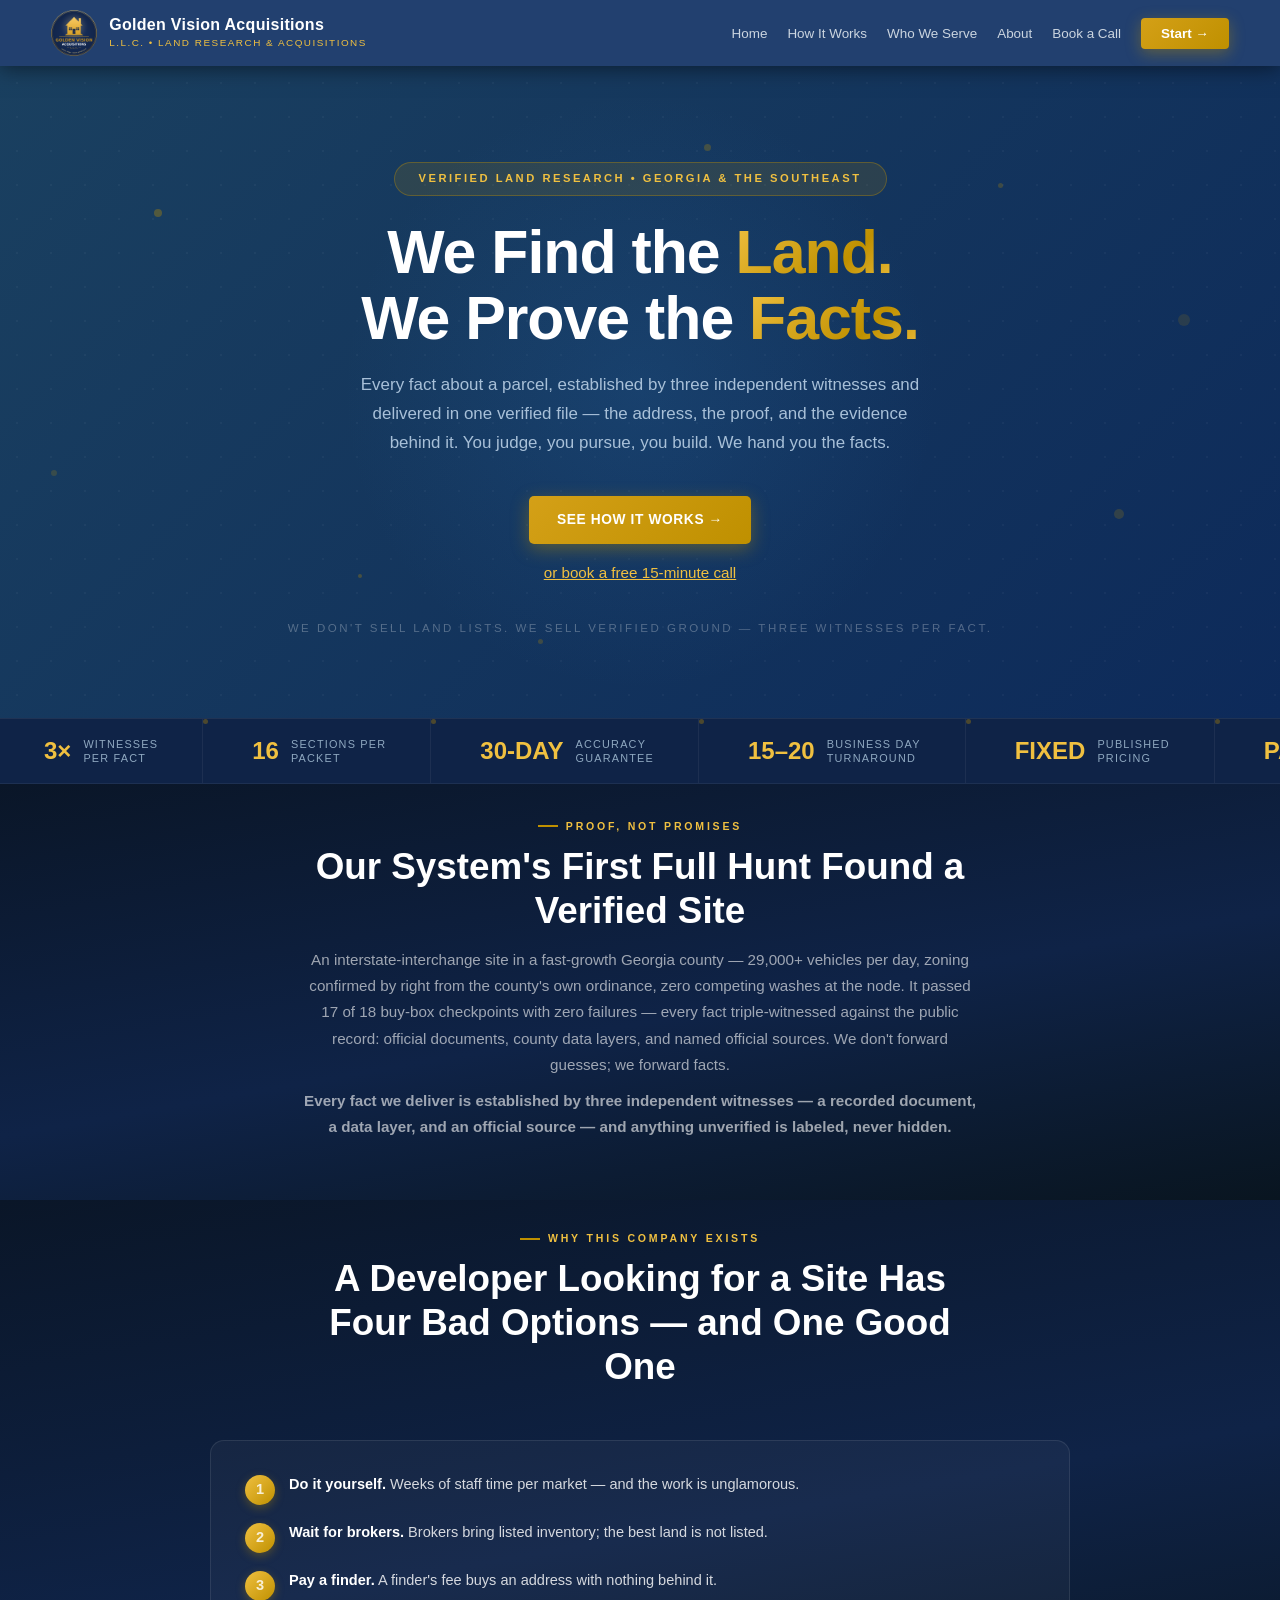
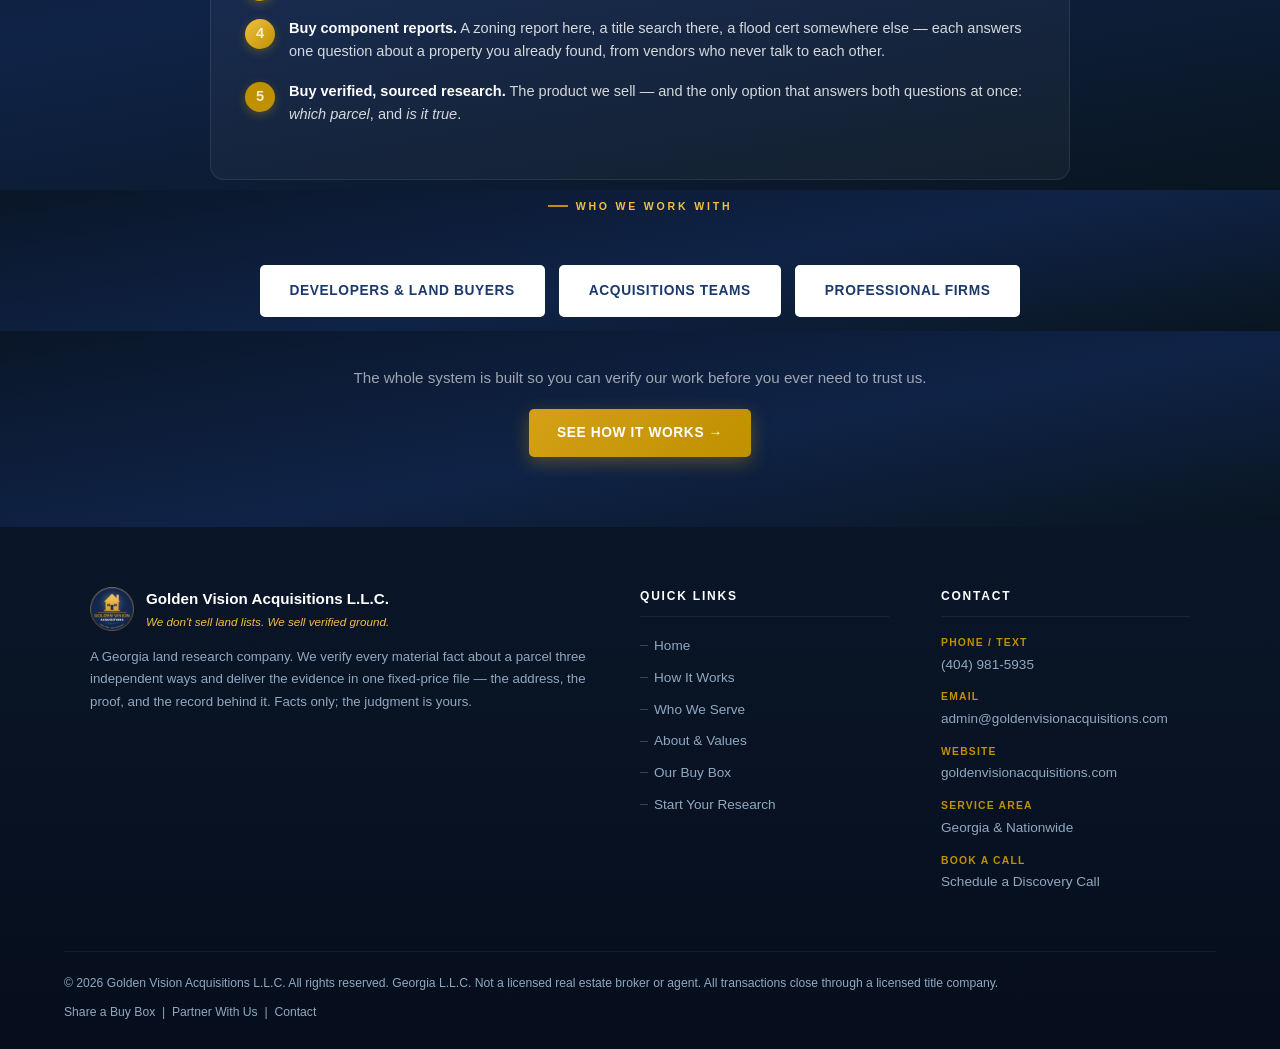
<file: index.html>
<!DOCTYPE html>
<html lang="en">
<head>
  <meta charset="UTF-8"/>
  <meta name="viewport" content="width=device-width,initial-scale=1.0"/>
  <meta name="description" content="Verified land research: three witnesses per fact, fixed pricing, 30-day accuracy guarantee. Georgia and the Southeast."/>
  <title>Golden Vision Acquisitions — Verified Land Research for Developers</title>
  <meta property="og:title" content="Golden Vision Acquisitions — Verified Land Research"/>
  <meta property="og:description" content="Verified land research for developers: the address, the proof, and the file — three witnesses per fact."/>
  <meta property="og:type" content="website"/>
  <meta property="og:url" content="https://goldenvisionacquisitions.com/"/>
  <meta property="og:image" content="https://goldenvisionacquisitions.com/GVA_Logo.png"/>
  <script type="application/ld+json">
  {
    "@context": "https://schema.org",
    "@type": "ProfessionalService",
    "name": "Golden Vision Acquisitions L.L.C.",
    "description": "Verified land research for developers and land buyers: every material fact established by three independent witnesses and delivered in a fixed-price Verified Site Packet with a 30-day accuracy guarantee.",
    "url": "https://goldenvisionacquisitions.com",
    "telephone": "+14049815935",
    "email": "admin@goldenvisionacquisitions.com",
    "logo": "https://goldenvisionacquisitions.com/GVA_Logo.png",
    "areaServed": [{"@type": "State", "name": "Georgia"}, {"@type": "Country", "name": "United States"}],
    "knowsAbout": ["verified land research", "commercial land due diligence", "zoning verification", "title and ownership research", "site feasibility research"]
  }
  </script>
  <script type="application/ld+json">{"@context": "https://schema.org", "@type": "FAQPage", "mainEntity": [{"@type": "Question", "name": "Is Golden Vision Acquisitions a real estate brokerage?", "acceptedAnswer": {"@type": "Answer", "text": "No. We do not represent buyers or sellers, negotiate, list, or take a commission on any transaction. We sell verified land research at a fixed published price; the judgment and the deal are entirely yours."}}, {"@type": "Question", "name": "What is a Verified Site Packet?", "acceptedAnswer": {"@type": "Answer", "text": "Sixteen sections on one parcel \u2014 ownership and price history, zoning cited to the adopted ordinance, title story, flood at federal grade, utilities in the provider's own writing, permits, dimensions from the recorded plat, and a complete dated evidence archive \u2014 every material fact established by three independent witnesses, with anything unverified labeled plainly."}}, {"@type": "Question", "name": "How fast do you deliver?", "acceptedAnswer": {"@type": "Answer", "text": "Fifteen to twenty business days per Packet from the day the fee clears, with written status at least every thirty days."}}, {"@type": "Question", "name": "Do you visit the property?", "acceptedAnswer": {"@type": "Answer", "text": "No \u2014 research is performed remotely from official records and dated imagery, and every Packet states this plainly. Your own inspection before any commitment is your step."}}, {"@type": "Question", "name": "Will you tell me whether I should buy it?", "acceptedAnswer": {"@type": "Answer", "text": "No. We sell facts, not opinions \u2014 no fit scores, no forecasts, no recommendations. Evidence built to survive your lender's and attorney's diligence."}}, {"@type": "Question", "name": "What does it cost?", "acceptedAnswer": {"@type": "Answer", "text": "Pricing is fixed and published on our rate card \u2014 the same card for everyone, never contingent on your deal. The fee is paid in full by wire before research begins \u2014 one payment, nothing owed later, and no part of it ever tied to your closing."}}, {"@type": "Question", "name": "What if you get something wrong?", "acceptedAnswer": {"@type": "Answer", "text": "Every Packet carries a 30-day accuracy guarantee on its core facts: a materially wrong core fact means a refund of that property's fee."}}, {"@type": "Question", "name": "Where do you work?", "acceptedAnswer": {"@type": "Answer", "text": "Georgia is home base \u2014 ten counties fully wired and all 159 mapped for feasibility \u2014 plus coastal South Carolina; new counties come online on client demand."}}]}</script>
  <link rel="stylesheet" href="style.css">

<!-- ═══ ANALYTICS — activate by replacing the placeholder IDs, then removing the comment markers ═══
     GA4: create a property at analytics.google.com → Admin → Data Streams → Web → copy the G-XXXXXXX id.
     Meta Pixel: Meta Business Suite → Events Manager → Connect Data → Web → copy the 15-digit pixel id.
<script async src="https://www.googletagmanager.com/gtag/js?id=G-REPLACEME"></script>
<script>
  window.dataLayer = window.dataLayer || [];
  function gtag(){dataLayer.push(arguments);}
  gtag('js', new Date());
  gtag('config', 'G-REPLACEME');
</script>
<script>
  !function(f,b,e,v,n,t,s){if(f.fbq)return;n=f.fbq=function(){n.callMethod?
  n.callMethod.apply(n,arguments):n.queue.push(arguments)};if(!f._fbq)f._fbq=n;
  n.push=n;n.loaded=!0;n.version='2.0';n.queue=[];t=b.createElement(e);t.async=!0;
  t.src=v;s=b.getElementsByTagName(e)[0];s.parentNode.insertBefore(t,s)}(window,
  document,'script','https://connect.facebook.net/en_US/fbevents.js');
  fbq('init', 'REPLACE_WITH_PIXEL_ID');
  fbq('track', 'PageView');
</script>
<noscript><img height="1" width="1" style="display:none" src="https://www.facebook.com/tr?id=REPLACE_WITH_PIXEL_ID&ev=PageView&noscript=1"/></noscript>
═══ END ANALYTICS ═══ -->
</head>
<body>
<nav id="mainNav">
  <a href="index.html" class="nav-logo">
    <img src="GVA_Logo.png" width="46" height="46" alt="Golden Vision Acquisitions Logo">
    <div class="logo-text">
      <span class="logo-main">Golden Vision Acquisitions</span>
      <span class="logo-sub">L.L.C. &bull; Land Research &amp; Acquisitions</span>
    </div>
  </a>
    <ul class="nav-links">
    <li><a href="index.html">Home</a></li>
    <li><a href="how-it-works.html">How It Works</a></li>
    <li><a href="who-we-serve.html">Who We Serve</a></li>
    <li><a href="about.html">About</a></li>
    <li><a href="https://calendly.com/admin-goldenvisionacquisitions/gva-discovery-call" target="_blank" rel="noopener">Book a Call</a></li>
    <li><a href="start.html" class="nav-cta">Start &rarr;</a></li>
  </ul>
  <button class="hamburger" id="hamburger" aria-label="Toggle menu"><span></span><span></span><span></span></button>
</nav>
<section class="hero">
  <div class="hero-glow"></div>
  <div class="particle p1"></div><div class="particle p2"></div><div class="particle p3"></div>
  <div class="particle p4"></div><div class="particle p5"></div><div class="particle p6"></div>
  <div class="particle p7"></div><div class="particle p8"></div>
  <div class="hero-inner">
    <div class="hero-badge">Verified Land Research &bull; Georgia &amp; the Southeast</div>
    <h1>We Find the <span class="gold-word">Land.</span><br>We Prove the <span class="gold-word">Facts.</span></h1>
    <p class="hero-sub">Every fact about a parcel, established by three independent witnesses and delivered in one verified file &mdash; the address, the proof, and the evidence behind it. You judge, you pursue, you build. We hand you the facts.</p>
    <div class="hero-buttons">
      <a href="how-it-works.html" class="btn-hero btn-hp">See How It Works &rarr;</a>
    </div>
    <div style="margin-top:16px"><a href="https://calendly.com/admin-goldenvisionacquisitions/gva-discovery-call" target="_blank" rel="noopener" style="color:var(--gold-lt);text-decoration:underline;font-size:.95rem">or book a free 15-minute call</a></div>
    <div class="hero-tagline">We don&apos;t sell land lists. We sell verified ground &mdash; three witnesses per fact.</div>
  </div>
</section>
<div class="trust-ticker-wrap">
  <div class="trust-ticker">
    <div class="ticker-item"><div class="t-num">3&times;</div><div class="t-label">Witnesses<br>Per Fact</div></div>
    <div class="ticker-dot"></div>
    <div class="ticker-item"><div class="t-num">16</div><div class="t-label">Sections Per<br>Packet</div></div>
    <div class="ticker-dot"></div>
    <div class="ticker-item"><div class="t-num">30-DAY</div><div class="t-label">Accuracy<br>Guarantee</div></div>
    <div class="ticker-dot"></div>
    <div class="ticker-item"><div class="t-num">15&ndash;20</div><div class="t-label">Business Day<br>Turnaround</div></div>
    <div class="ticker-dot"></div>
    <div class="ticker-item"><div class="t-num">FIXED</div><div class="t-label">Published<br>Pricing</div></div>
    <div class="ticker-dot"></div>
    <div class="ticker-item"><div class="t-num">PAID</div><div class="t-label">In Full,<br>Before Work</div></div>
    <div class="ticker-dot"></div>
    <div class="ticker-item"><div class="t-num">10+</div><div class="t-label">Counties<br>Wired</div></div>
    <div class="ticker-dot"></div>
    <div class="ticker-item"><div class="t-num">159</div><div class="t-label">GA Counties<br>Mapped</div></div>
    <div class="ticker-dot"></div>
    <!-- duplicate for seamless loop -->
    <div class="ticker-item"><div class="t-num">3&times;</div><div class="t-label">Witnesses<br>Per Fact</div></div>
    <div class="ticker-dot"></div>
    <div class="ticker-item"><div class="t-num">16</div><div class="t-label">Sections Per<br>Packet</div></div>
    <div class="ticker-dot"></div>
    <div class="ticker-item"><div class="t-num">30-DAY</div><div class="t-label">Accuracy<br>Guarantee</div></div>
    <div class="ticker-dot"></div>
    <div class="ticker-item"><div class="t-num">15&ndash;20</div><div class="t-label">Business Day<br>Turnaround</div></div>
    <div class="ticker-dot"></div>
    <div class="ticker-item"><div class="t-num">FIXED</div><div class="t-label">Published<br>Pricing</div></div>
    <div class="ticker-dot"></div>
    <div class="ticker-item"><div class="t-num">PAID</div><div class="t-label">In Full,<br>Before Work</div></div>
    <div class="ticker-dot"></div>
    <div class="ticker-item"><div class="t-num">10+</div><div class="t-label">Counties<br>Wired</div></div>
    <div class="ticker-dot"></div>
    <div class="ticker-item"><div class="t-num">159</div><div class="t-label">GA Counties<br>Mapped</div></div>
    <div class="ticker-dot"></div>
  </div>
</div>



<!-- PROOF -->
<section id="proof" class="serve-section" style="padding-top:34px;padding-bottom:10px;scroll-margin-top:84px">
  <div class="serve-header reveal">
    <div class="section-label" style="justify-content:center">Proof, Not Promises</div>
    <h2 class="serve-h2">Our System&apos;s First Full Hunt Found a Verified Site</h2>
    <p class="serve-intro">An interstate-interchange site in a fast-growth Georgia county — 29,000+ vehicles per day, zoning confirmed by right from the county&apos;s own ordinance, zero competing washes at the node. It passed 17 of 18 buy-box checkpoints with zero failures — every fact triple-witnessed against the public record: official documents, county data layers, and named official sources. We don&apos;t forward guesses; we forward facts.</p>
    <p class="serve-intro" style="margin-top:10px;font-weight:600">Every fact we deliver is established by three independent witnesses &mdash; a recorded document, a data layer, and an official source &mdash; and anything unverified is labeled, never hidden.</p>
  </div>
</section>


<!-- THE PROBLEM (Book §8) -->
<section id="problem" class="serve-section" style="padding-top:30px;padding-bottom:10px">
  <div class="serve-header reveal">
    <div class="section-label" style="justify-content:center">Why This Company Exists</div>
    <h2 class="serve-h2">A Developer Looking for a Site Has Four Bad Options &mdash; and One Good One</h2>
  </div>
  <div style="max-width:860px;margin:22px auto 0;background:rgba(255,255,255,.04);border:1px solid rgba(255,255,255,.09);border-radius:14px;padding:28px 34px">
    <ul class="steps">
      <li><div class="step-num">1</div><div><strong>Do it yourself.</strong> Weeks of staff time per market &mdash; and the work is unglamorous.</div></li>
      <li><div class="step-num">2</div><div><strong>Wait for brokers.</strong> Brokers bring listed inventory; the best land is not listed.</div></li>
      <li><div class="step-num">3</div><div><strong>Pay a finder.</strong> A finder&apos;s fee buys an address with nothing behind it.</div></li>
      <li><div class="step-num">4</div><div><strong>Buy component reports.</strong> A zoning report here, a title search there, a flood cert somewhere else &mdash; each answers one question about a property you already found, from vendors who never talk to each other.</div></li>
      <li><div class="step-num" style="background:var(--gold,#c9a227)">5</div><div><strong>Buy verified, sourced research.</strong> The product we sell &mdash; and the only option that answers both questions at once: <em>which parcel</em>, and <em>is it true</em>.</div></li>
    </ul>
  </div>
</section>


<section class="serve-section" style="padding-top:8px;padding-bottom:14px">
  <div class="serve-header reveal"><div class="section-label" style="justify-content:center">Who We Work With</div></div>
  <div class="hero-buttons" style="justify-content:center;margin-top:14px">
    <a href="who-we-serve.html#developers" class="btn-hero btn-ho">Developers &amp; Land Buyers</a>
    <a href="who-we-serve.html#teams" class="btn-hero btn-ho">Acquisitions Teams</a>
    <a href="who-we-serve.html#firms" class="btn-hero btn-ho">Professional Firms</a>
  </div>
</section>
<section class="serve-section" style="padding:34px 6% 70px;text-align:center">
  <p class="serve-intro" style="margin-bottom:18px">The whole system is built so you can verify our work before you ever need to trust us.</p>
  <a href="how-it-works.html" class="btn-hero btn-hp" style="display:inline-block">See How It Works &rarr;</a>
</section>
<footer>
  <div class="footer-grid">
    <div class="footer-brand">
      <div class="footer-brand-top">
        <img src="GVA_Logo.png" width="44" height="44" alt="Golden Vision Acquisitions Logo">
        <div><div class="fb-name">Golden Vision Acquisitions L.L.C.</div><div class="fb-tag">We don&apos;t sell land lists. We sell verified ground.</div></div>
      </div>
      <p class="fb-desc">A Georgia land research company. We verify every material fact about a parcel three independent ways and deliver the evidence in one fixed-price file — the address, the proof, and the record behind it. Facts only; the judgment is yours.</p>
      <div class="footer-social">
        <!-- Social icons coming soon -->
      </div>
    </div>
    <div class="footer-col">
      <h4>Quick Links</h4>
      <ul>
        <li><a href="index.html">Home</a></li>
        <li><a href="how-it-works.html">How It Works</a></li>
        <li><a href="who-we-serve.html">Who We Serve</a></li>
        <li><a href="about.html">About &amp; Values</a></li>
        <li><a href="buy-box.html">Our Buy Box</a></li>
        <li><a href="start.html">Start Your Research</a></li>
      </ul>
    </div>
    <div class="footer-col">
      <h4>Contact</h4>
      <div class="contact-item"><span>Phone / Text</span><a href="tel:+14049815935">(404) 981-5935</a></div>
      <div class="contact-item"><span>Email</span><a href="mailto:admin@goldenvisionacquisitions.com">admin@goldenvisionacquisitions.com</a></div>
      <div class="contact-item"><span>Website</span><a href="https://goldenvisionacquisitions.com">goldenvisionacquisitions.com</a></div>
      <div class="contact-item"><span>Service Area</span><a href="#contact">Georgia &amp; Nationwide</a></div>
      <div class="contact-item"><span>Book a Call</span><a href="https://calendly.com/admin-goldenvisionacquisitions/gva-discovery-call" target="_blank" rel="noopener">Schedule a Discovery Call</a></div>
    </div>
  </div>
  <div class="footer-bottom">
    <span>&copy; 2026 Golden Vision Acquisitions L.L.C. All rights reserved. Georgia L.L.C. Not a licensed real estate broker or agent. All transactions close through a licensed title company.</span>
    <span><a href="#developers">Share a Buy Box</a> &nbsp;|&nbsp; <a href="#firms">Partner With Us</a> &nbsp;|&nbsp; <a href="#contact">Contact</a></span>
  </div>
</footer>
<script src="script.js"></script>
<script>
(function(){if(!window.chatbase||window.chatbase("getState")!=="initialized"){window.chatbase=(...arguments)=>{if(!window.chatbase.q){window.chatbase.q=[]}window.chatbase.q.push(arguments)};window.chatbase=new Proxy(window.chatbase,{get(target,prop){if(prop==="q"){return target.q}return(...args)=>target(prop,...args)}})}const onLoad=function(){const script=document.createElement("script");script.src="https://www.chatbase.co/embed.min.js";script.id="sbR2Uz7d1_KB-Hcc3Z8Zj";script.domain="www.chatbase.co";document.body.appendChild(script)};if(document.readyState==="complete"){onLoad()}else{window.addEventListener("load",onLoad)}})();
</script>
</body>
</html>
</file>
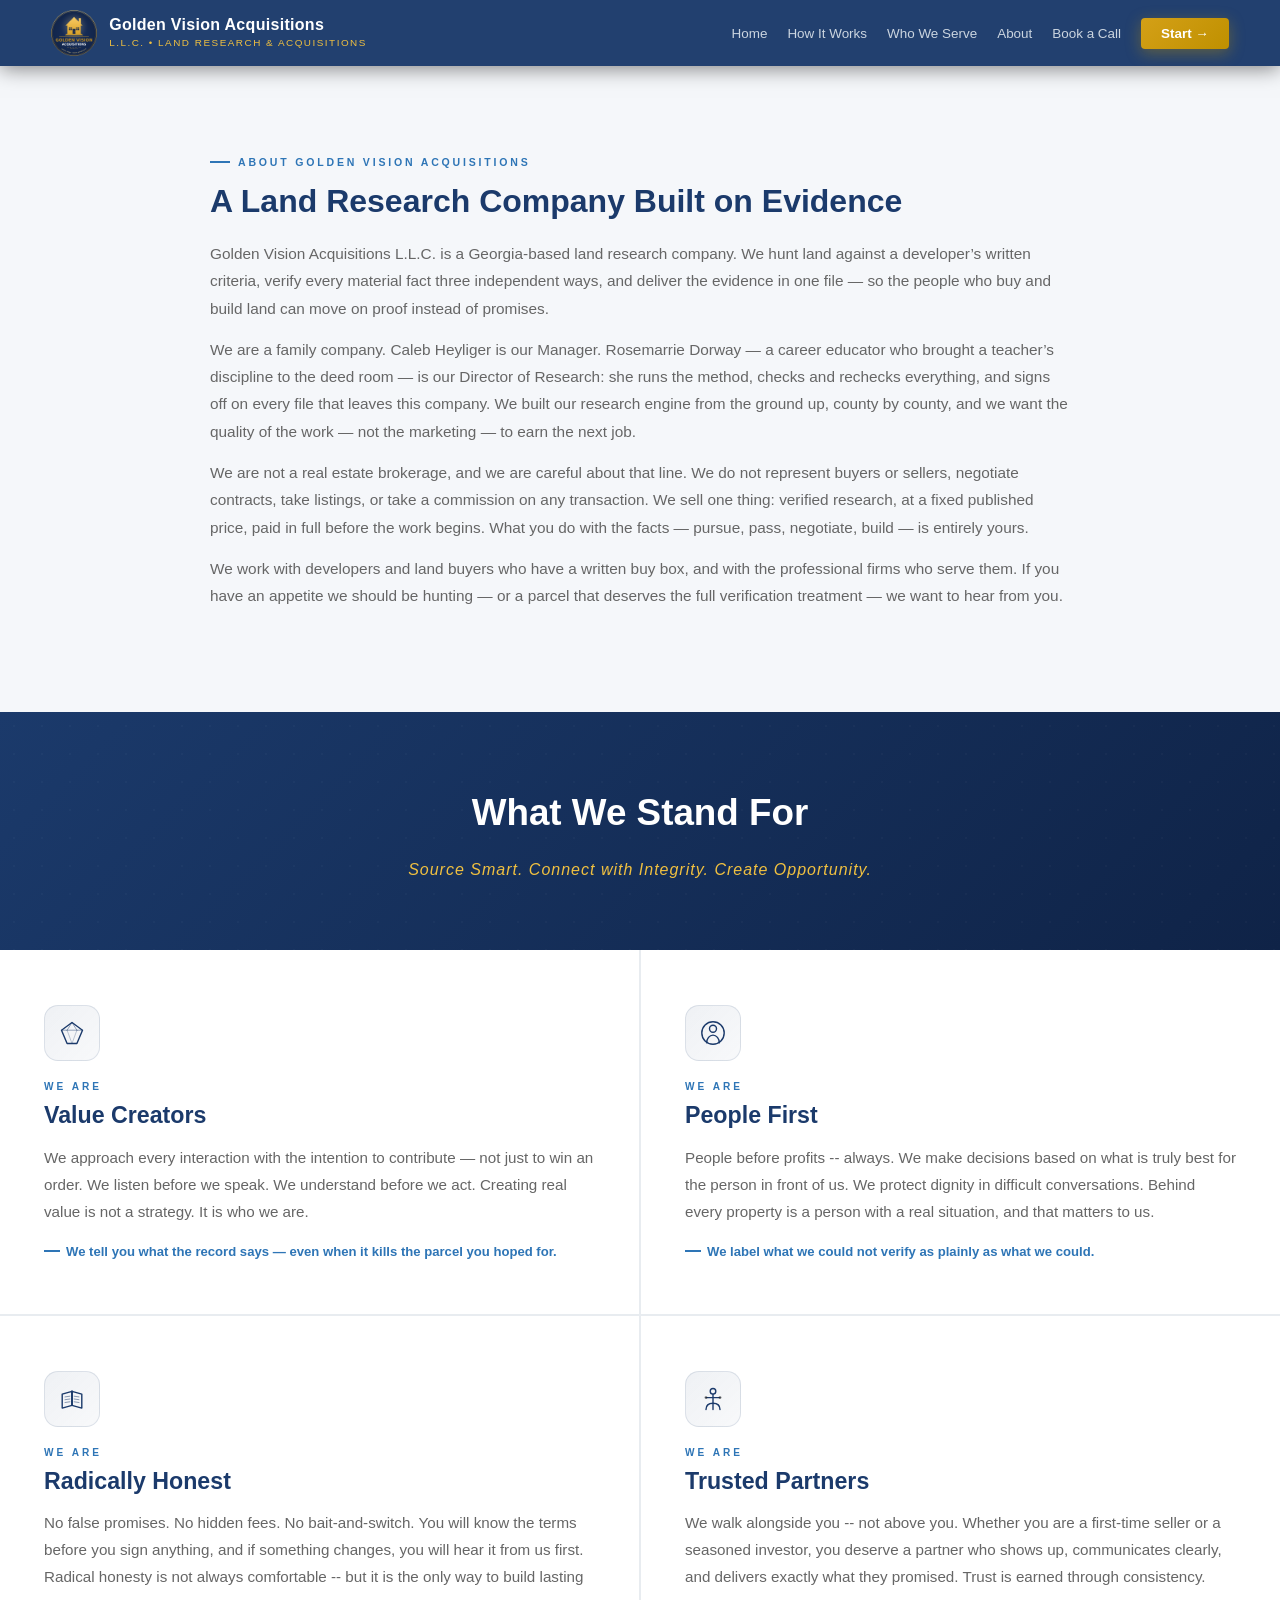
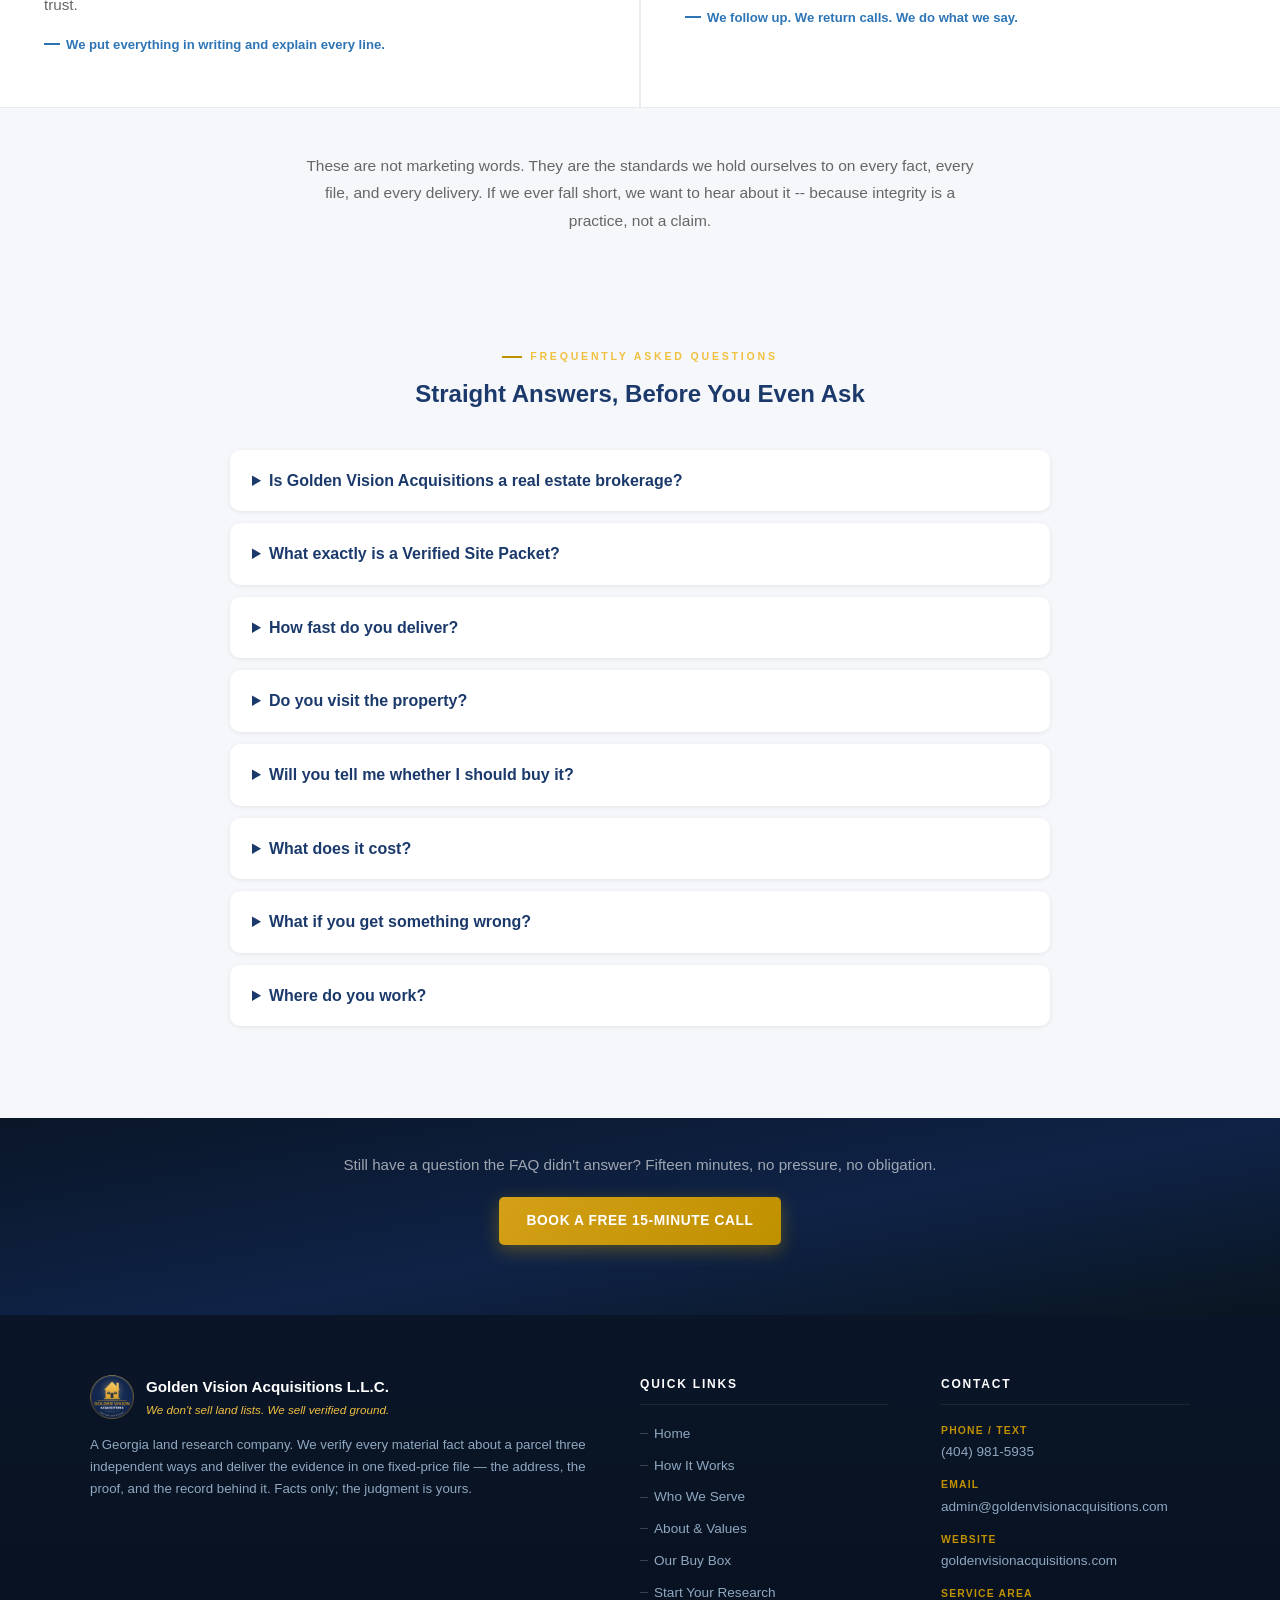
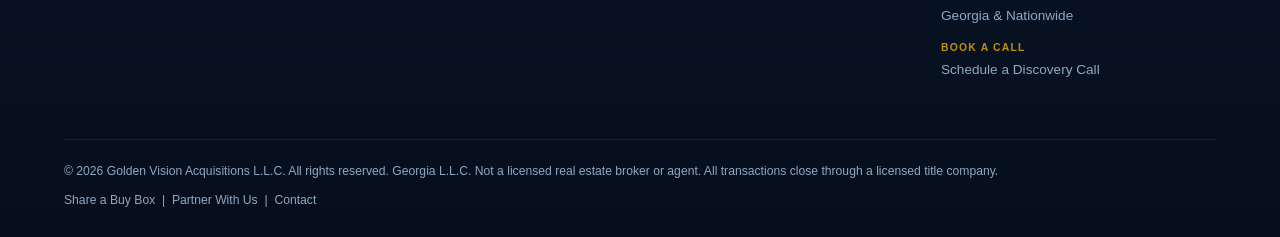
<file: about.html>
<!DOCTYPE html>
<html lang="en">
<head>
  <meta charset="UTF-8"/>
  <meta name="viewport" content="width=device-width,initial-scale=1.0"/>
  <meta name="description" content="A family-run Georgia land research company built on evidence: three witnesses per fact, stated honestly."/>
  <title>About Golden Vision Acquisitions</title>
  <meta property="og:title" content="Golden Vision Acquisitions — Verified Land Research"/>
  <meta property="og:description" content="Verified land research for developers: the address, the proof, and the file — three witnesses per fact."/>
  <meta property="og:type" content="website"/>
  <meta property="og:url" content="https://goldenvisionacquisitions.com/"/>
  <meta property="og:image" content="https://goldenvisionacquisitions.com/GVA_Logo.png"/>
  
  
  <link rel="stylesheet" href="style.css">

<!-- ═══ ANALYTICS — activate by replacing the placeholder IDs, then removing the comment markers ═══
     GA4: create a property at analytics.google.com → Admin → Data Streams → Web → copy the G-XXXXXXX id.
     Meta Pixel: Meta Business Suite → Events Manager → Connect Data → Web → copy the 15-digit pixel id.
<script async src="https://www.googletagmanager.com/gtag/js?id=G-REPLACEME"></script>
<script>
  window.dataLayer = window.dataLayer || [];
  function gtag(){dataLayer.push(arguments);}
  gtag('js', new Date());
  gtag('config', 'G-REPLACEME');
</script>
<script>
  !function(f,b,e,v,n,t,s){if(f.fbq)return;n=f.fbq=function(){n.callMethod?
  n.callMethod.apply(n,arguments):n.queue.push(arguments)};if(!f._fbq)f._fbq=n;
  n.push=n;n.loaded=!0;n.version='2.0';n.queue=[];t=b.createElement(e);t.async=!0;
  t.src=v;s=b.getElementsByTagName(e)[0];s.parentNode.insertBefore(t,s)}(window,
  document,'script','https://connect.facebook.net/en_US/fbevents.js');
  fbq('init', 'REPLACE_WITH_PIXEL_ID');
  fbq('track', 'PageView');
</script>
<noscript><img height="1" width="1" style="display:none" src="https://www.facebook.com/tr?id=REPLACE_WITH_PIXEL_ID&ev=PageView&noscript=1"/></noscript>
═══ END ANALYTICS ═══ -->
<script type="application/ld+json">{"@context": "https://schema.org", "@type": "FAQPage", "mainEntity": [{"@type": "Question", "name": "Is Golden Vision Acquisitions a real estate brokerage?", "acceptedAnswer": {"@type": "Answer", "text": "No. We do not represent buyers or sellers, negotiate, list, or take a commission on any transaction. We sell verified land research at a fixed published price; the judgment and the deal are entirely yours."}}, {"@type": "Question", "name": "What is a Verified Site Packet?", "acceptedAnswer": {"@type": "Answer", "text": "Sixteen sections on one parcel \u2014 ownership and price history, zoning cited to the adopted ordinance, title story, flood at federal grade, utilities in the provider's own writing, permits, dimensions from the recorded plat, and a complete dated evidence archive \u2014 every material fact established by three independent witnesses, with anything unverified labeled plainly."}}, {"@type": "Question", "name": "How fast do you deliver?", "acceptedAnswer": {"@type": "Answer", "text": "Fifteen to twenty business days per Packet from the day the fee clears, with written status at least every thirty days."}}, {"@type": "Question", "name": "Do you visit the property?", "acceptedAnswer": {"@type": "Answer", "text": "No \u2014 research is performed remotely from official records and dated imagery, and every Packet states this plainly. Your own inspection before any commitment is your step."}}, {"@type": "Question", "name": "Will you tell me whether I should buy it?", "acceptedAnswer": {"@type": "Answer", "text": "No. We sell facts, not opinions \u2014 no fit scores, no forecasts, no recommendations. Evidence built to survive your lender's and attorney's diligence."}}, {"@type": "Question", "name": "What does it cost?", "acceptedAnswer": {"@type": "Answer", "text": "Pricing is fixed and published on our rate card \u2014 the same card for everyone, never contingent on your deal. The fee is paid in full by wire before research begins \u2014 one payment, nothing owed later, and no part of it ever tied to your closing."}}, {"@type": "Question", "name": "What if you get something wrong?", "acceptedAnswer": {"@type": "Answer", "text": "Every Packet carries a 30-day accuracy guarantee on its core facts: a materially wrong core fact means a refund of that property's fee."}}, {"@type": "Question", "name": "Where do you work?", "acceptedAnswer": {"@type": "Answer", "text": "Georgia is home base \u2014 ten counties fully wired and all 159 mapped for feasibility \u2014 plus coastal South Carolina; new counties come online on client demand."}}]}</script></head>
<body>
<nav id="mainNav">
  <a href="index.html" class="nav-logo">
    <img src="GVA_Logo.png" width="46" height="46" alt="Golden Vision Acquisitions Logo">
    <div class="logo-text">
      <span class="logo-main">Golden Vision Acquisitions</span>
      <span class="logo-sub">L.L.C. &bull; Land Research &amp; Acquisitions</span>
    </div>
  </a>
    <ul class="nav-links">
    <li><a href="index.html">Home</a></li>
    <li><a href="how-it-works.html">How It Works</a></li>
    <li><a href="who-we-serve.html">Who We Serve</a></li>
    <li><a href="about.html">About</a></li>
    <li><a href="https://calendly.com/admin-goldenvisionacquisitions/gva-discovery-call" target="_blank" rel="noopener">Book a Call</a></li>
    <li><a href="start.html" class="nav-cta">Start &rarr;</a></li>
  </ul>
  <button class="hamburger" id="hamburger" aria-label="Toggle menu"><span></span><span></span><span></span></button>
</nav>
<!-- ABOUT -->
<section id="about">

  <div class="about-grid">
    <div class="about-text reveal">
      <div class="section-label">About Golden Vision Acquisitions</div>
      <h2>A Land Research Company Built on Evidence</h2>
      <p>Golden Vision Acquisitions L.L.C. is a Georgia-based land research company. We hunt land against a developer’s written criteria, verify every material fact three independent ways, and deliver the evidence in one file — so the people who buy and build land can move on proof instead of promises.</p>
      <p>We are a family company. Caleb Heyliger is our Manager. Rosemarrie Dorway — a career educator who brought a teacher’s discipline to the deed room — is our Director of Research: she runs the method, checks and rechecks everything, and signs off on every file that leaves this company. We built our research engine from the ground up, county by county, and we want the quality of the work — not the marketing — to earn the next job.</p>
      <p>We are not a real estate brokerage, and we are careful about that line. We do not represent buyers or sellers, negotiate contracts, take listings, or take a commission on any transaction. We sell one thing: verified research, at a fixed published price, paid in full before the work begins. What you do with the facts — pursue, pass, negotiate, build — is entirely yours.</p>
      <p>We work with developers and land buyers who have a written buy box, and with the professional firms who serve them. If you have an appetite we should be hunting — or a parcel that deserves the full verification treatment — we want to hear from you.</p>
    </div>
  </div>
</section>


<!-- CORE VALUES -->
<section id="values">
  <div class="values-header reveal">
    <h2>What We Stand For</h2>
    <p class="tagline">Source Smart. Connect with Integrity. Create Opportunity.</p>
  </div>
  <div class="values-grid-2x2">
    <div class="value-block reveal reveal-d1">
      <div class="v-icon-wrap">
        <!-- Gem / Diamond — represents precious value created -->
        <svg viewBox="0 0 40 40" xmlns="http://www.w3.org/2000/svg">
          <path d="M20 5L35 16L27 35H13L5 16Z" stroke-width="2"/>
          <line x1="5" y1="16" x2="35" y2="16" stroke-width="1.4" opacity="0.45"/>
          <line x1="13" y1="16" x2="20" y2="5" stroke-width="1.4" opacity="0.45"/>
          <line x1="27" y1="16" x2="20" y2="5" stroke-width="1.4" opacity="0.45"/>
          <line x1="13" y1="16" x2="20" y2="35" stroke-width="1.2" opacity="0.32"/>
          <line x1="27" y1="16" x2="20" y2="35" stroke-width="1.2" opacity="0.32"/>
        </svg>
      </div>
      <span class="we-are">We Are</span>
      <h3>Value Creators</h3>
      <p>We approach every interaction with the intention to contribute — not just to win an order. We listen before we speak. We understand before we act. Creating real value is not a strategy. It is who we are.</p>
      <span class="v-proof">We tell you what the record says &mdash; even when it kills the parcel you hoped for.</span>
    </div>
    <div class="value-block reveal reveal-d2">
      <div class="v-icon-wrap">
        <!-- Person centered inside a circle — people are the priority -->
        <svg viewBox="0 0 40 40" xmlns="http://www.w3.org/2000/svg">
          <circle cx="20" cy="20" r="16" stroke-width="2"/>
          <circle cx="20" cy="14" r="5" stroke-width="2"/>
          <path d="M11 34c0-6 4-11 9-11s9 5 9 11" stroke-width="2"/>
        </svg>
      </div>
      <span class="we-are">We Are</span>
      <h3>People First</h3>
      <p>People before profits -- always. We make decisions based on what is truly best for the person in front of us. We protect dignity in difficult conversations. Behind every property is a person with a real situation, and that matters to us.</p>
      <span class="v-proof">We label what we could not verify as plainly as what we could.</span>
    </div>
    <div class="value-block reveal reveal-d3">
      <div class="v-icon-wrap">
        <!-- Open book — everything in writing, full transparency -->
        <svg viewBox="0 0 40 40" xmlns="http://www.w3.org/2000/svg">
          <path d="M20 9L6 13V33L20 29Z" stroke-width="2"/>
          <path d="M20 9L34 13V33L20 29Z" stroke-width="2"/>
          <line x1="20" y1="9" x2="20" y2="29" stroke-width="2"/>
          <line x1="10" y1="17" x2="17" y2="16" stroke-width="1.4" opacity="0.5"/>
          <line x1="10" y1="21" x2="17" y2="20" stroke-width="1.4" opacity="0.5"/>
          <line x1="10" y1="25" x2="17" y2="24" stroke-width="1.4" opacity="0.5"/>
          <line x1="23" y1="16" x2="30" y2="17" stroke-width="1.4" opacity="0.5"/>
          <line x1="23" y1="20" x2="30" y2="21" stroke-width="1.4" opacity="0.5"/>
          <line x1="23" y1="24" x2="30" y2="25" stroke-width="1.4" opacity="0.5"/>
        </svg>
      </div>
      <span class="we-are">We Are</span>
      <h3>Radically Honest</h3>
      <p>No false promises. No hidden fees. No bait-and-switch. You will know the terms before you sign anything, and if something changes, you will hear it from us first. Radical honesty is not always comfortable -- but it is the only way to build lasting trust.</p>
      <span class="v-proof">We put everything in writing and explain every line.</span>
    </div>
    <div class="value-block reveal reveal-d4">
      <div class="v-icon-wrap">
        <!-- Anchor — stability, reliability, trust you can count on -->
        <svg viewBox="0 0 40 40" xmlns="http://www.w3.org/2000/svg">
          <circle cx="20" cy="9" r="4" stroke-width="2"/>
          <line x1="20" y1="13" x2="20" y2="35" stroke-width="2"/>
          <line x1="10" y1="18" x2="30" y2="18" stroke-width="2"/>
          <circle cx="10" cy="18" r="2" fill="currentColor" stroke="none" opacity="0.6"/>
          <circle cx="30" cy="18" r="2" fill="currentColor" stroke="none" opacity="0.6"/>
          <path d="M10 35c0-6 4-9 10-9s10 3 10 9" stroke-width="2"/>
        </svg>
      </div>
      <span class="we-are">We Are</span>
      <h3>Trusted Partners</h3>
      <p>We walk alongside you -- not above you. Whether you are a first-time seller or a seasoned investor, you deserve a partner who shows up, communicates clearly, and delivers exactly what they promised. Trust is earned through consistency.</p>
      <span class="v-proof">We follow up. We return calls. We do what we say.</span>
    </div>
  </div>
  <div class="values-promise">
    <p>These are not marketing words. They are the standards we hold ourselves to on every fact, every file, and every delivery. If we ever fall short, we want to hear about it -- because integrity is a practice, not a claim.</p>
  </div>
</section>


<section id="faq" style="background:var(--lgray);padding:70px 6% 80px">
  <div style="text-align:center;max-width:760px;margin:0 auto 36px">
    <div class="section-label" style="justify-content:center">Frequently Asked Questions</div>
    <h2 style="color:var(--navy)">Straight Answers, Before You Even Ask</h2>
  </div>
  <div style="max-width:820px;margin:0 auto">
    <details style="background:#fff;border-radius:10px;padding:18px 22px;margin-bottom:12px;box-shadow:0 1px 4px rgba(0,0,0,.08)">
      <summary style="font-weight:600;cursor:pointer;color:var(--navy)">Is Golden Vision Acquisitions a real estate brokerage?</summary>
      <p style="margin-top:10px;color:var(--muted)">No — and the distinction is the whole business. We do not represent buyers or sellers, negotiate, list, or take a commission on any transaction. We sell verified research at a fixed published price. The judgment and the deal are entirely yours.</p>
    </details>
    <details style="background:#fff;border-radius:10px;padding:18px 22px;margin-bottom:12px;box-shadow:0 1px 4px rgba(0,0,0,.08)">
      <summary style="font-weight:600;cursor:pointer;color:var(--navy)">What exactly is a Verified Site Packet?</summary>
      <p style="margin-top:10px;color:var(--muted)">Sixteen sections on one parcel: identity and ownership with full price history, zoning verified three ways and cited to the adopted ordinance, vacancy, dimensions from the recorded plat, the title story, flood at federal grade, utilities in the provider's own writing, permit history, area intelligence, traffic, and the complete dated evidence archive — every material fact established by three independent witnesses, plus a plain-language section listing anything that could not be verified.</p>
    </details>
    <details style="background:#fff;border-radius:10px;padding:18px 22px;margin-bottom:12px;box-shadow:0 1px 4px rgba(0,0,0,.08)">
      <summary style="font-weight:600;cursor:pointer;color:var(--navy)">How fast do you deliver?</summary>
      <p style="margin-top:10px;color:var(--muted)">Fifteen to twenty business days per Packet from the day your fee clears, with a written status update at least every thirty days and day-for-day notice if a county office or data source stalls the clock. Verified Opportunity Summaries arrive on a continuous basis for retainer clients.</p>
    </details>
    <details style="background:#fff;border-radius:10px;padding:18px 22px;margin-bottom:12px;box-shadow:0 1px 4px rgba(0,0,0,.08)">
      <summary style="font-weight:600;cursor:pointer;color:var(--navy)">Do you visit the property?</summary>
      <p style="margin-top:10px;color:var(--muted)">No — and we say so in writing on every Packet. Our research is performed remotely from official records and dated aerial and street-level imagery. Conditions only visible by standing on the land are outside our scope, and your own inspection before any commitment is your step. We never promise what we cannot deliver.</p>
    </details>
    <details style="background:#fff;border-radius:10px;padding:18px 22px;margin-bottom:12px;box-shadow:0 1px 4px rgba(0,0,0,.08)">
      <summary style="font-weight:600;cursor:pointer;color:var(--navy)">Will you tell me whether I should buy it?</summary>
      <p style="margin-top:10px;color:var(--muted)">No. We sell facts, not opinions — no fit scores, no forecasts, no recommendations. That restraint is deliberate: a research file with an opinion in it is a sales document. Ours is evidence, built to survive your lender's and your attorney's diligence.</p>
    </details>
    <details style="background:#fff;border-radius:10px;padding:18px 22px;margin-bottom:12px;box-shadow:0 1px 4px rgba(0,0,0,.08)">
      <summary style="font-weight:600;cursor:pointer;color:var(--navy)">What does it cost?</summary>
      <p style="margin-top:10px;color:var(--muted)">Pricing is fixed and published on our rate card — the card is the card, for everyone, and fees are never contingent on your deal. The fee is paid in full by wire before the research begins — one payment, no deposit and balance, no invoice arriving later. Ask and we'll send the current card the same day.</p>
    </details>
    <details style="background:#fff;border-radius:10px;padding:18px 22px;margin-bottom:12px;box-shadow:0 1px 4px rgba(0,0,0,.08)">
      <summary style="font-weight:600;cursor:pointer;color:var(--navy)">What if you get something wrong?</summary>
      <p style="margin-top:10px;color:var(--muted)">Every Packet carries a 30-day accuracy guarantee on its core facts: a materially wrong core fact means a refund of that property's fee. We can offer that because of how the facts are built — three witnesses each, dated and filed.</p>
    </details>
    <details style="background:#fff;border-radius:10px;padding:18px 22px;margin-bottom:12px;box-shadow:0 1px 4px rgba(0,0,0,.08)">
      <summary style="font-weight:600;cursor:pointer;color:var(--navy)">Where do you work?</summary>
      <p style="margin-top:10px;color:var(--muted)">Georgia is home base, with ten counties fully wired into our research engine and all 159 mapped for feasibility, plus coastal South Carolina. New counties come online on client demand — if your market isn't wired yet, ask; that's often a one-week answer.</p>
    </details>
  </div>
</section>
<section class="serve-section" style="padding:34px 6% 70px;text-align:center">
  <p class="serve-intro" style="margin-bottom:18px">Still have a question the FAQ didn&apos;t answer? Fifteen minutes, no pressure, no obligation.</p>
  <a href="https://calendly.com/admin-goldenvisionacquisitions/gva-discovery-call" class="btn-hero btn-hp" style="display:inline-block">Book a Free 15-Minute Call</a>
</section>
<footer>
  <div class="footer-grid">
    <div class="footer-brand">
      <div class="footer-brand-top">
        <img src="GVA_Logo.png" width="44" height="44" alt="Golden Vision Acquisitions Logo">
        <div><div class="fb-name">Golden Vision Acquisitions L.L.C.</div><div class="fb-tag">We don&apos;t sell land lists. We sell verified ground.</div></div>
      </div>
      <p class="fb-desc">A Georgia land research company. We verify every material fact about a parcel three independent ways and deliver the evidence in one fixed-price file — the address, the proof, and the record behind it. Facts only; the judgment is yours.</p>
      <div class="footer-social">
        <!-- Social icons coming soon -->
      </div>
    </div>
    <div class="footer-col">
      <h4>Quick Links</h4>
      <ul>
        <li><a href="index.html">Home</a></li>
        <li><a href="how-it-works.html">How It Works</a></li>
        <li><a href="who-we-serve.html">Who We Serve</a></li>
        <li><a href="about.html">About &amp; Values</a></li>
        <li><a href="buy-box.html">Our Buy Box</a></li>
        <li><a href="start.html">Start Your Research</a></li>
      </ul>
    </div>
    <div class="footer-col">
      <h4>Contact</h4>
      <div class="contact-item"><span>Phone / Text</span><a href="tel:+14049815935">(404) 981-5935</a></div>
      <div class="contact-item"><span>Email</span><a href="mailto:admin@goldenvisionacquisitions.com">admin@goldenvisionacquisitions.com</a></div>
      <div class="contact-item"><span>Website</span><a href="https://goldenvisionacquisitions.com">goldenvisionacquisitions.com</a></div>
      <div class="contact-item"><span>Service Area</span><a href="#contact">Georgia &amp; Nationwide</a></div>
      <div class="contact-item"><span>Book a Call</span><a href="https://calendly.com/admin-goldenvisionacquisitions/gva-discovery-call" target="_blank" rel="noopener">Schedule a Discovery Call</a></div>
    </div>
  </div>
  <div class="footer-bottom">
    <span>&copy; 2026 Golden Vision Acquisitions L.L.C. All rights reserved. Georgia L.L.C. Not a licensed real estate broker or agent. All transactions close through a licensed title company.</span>
    <span><a href="#developers">Share a Buy Box</a> &nbsp;|&nbsp; <a href="#firms">Partner With Us</a> &nbsp;|&nbsp; <a href="#contact">Contact</a></span>
  </div>
</footer>
<script src="script.js"></script>
<script>
(function(){if(!window.chatbase||window.chatbase("getState")!=="initialized"){window.chatbase=(...arguments)=>{if(!window.chatbase.q){window.chatbase.q=[]}window.chatbase.q.push(arguments)};window.chatbase=new Proxy(window.chatbase,{get(target,prop){if(prop==="q"){return target.q}return(...args)=>target(prop,...args)}})}const onLoad=function(){const script=document.createElement("script");script.src="https://www.chatbase.co/embed.min.js";script.id="sbR2Uz7d1_KB-Hcc3Z8Zj";script.domain="www.chatbase.co";document.body.appendChild(script)};if(document.readyState==="complete"){onLoad()}else{window.addEventListener("load",onLoad)}})();
</script>
</body>
</html>
</file>
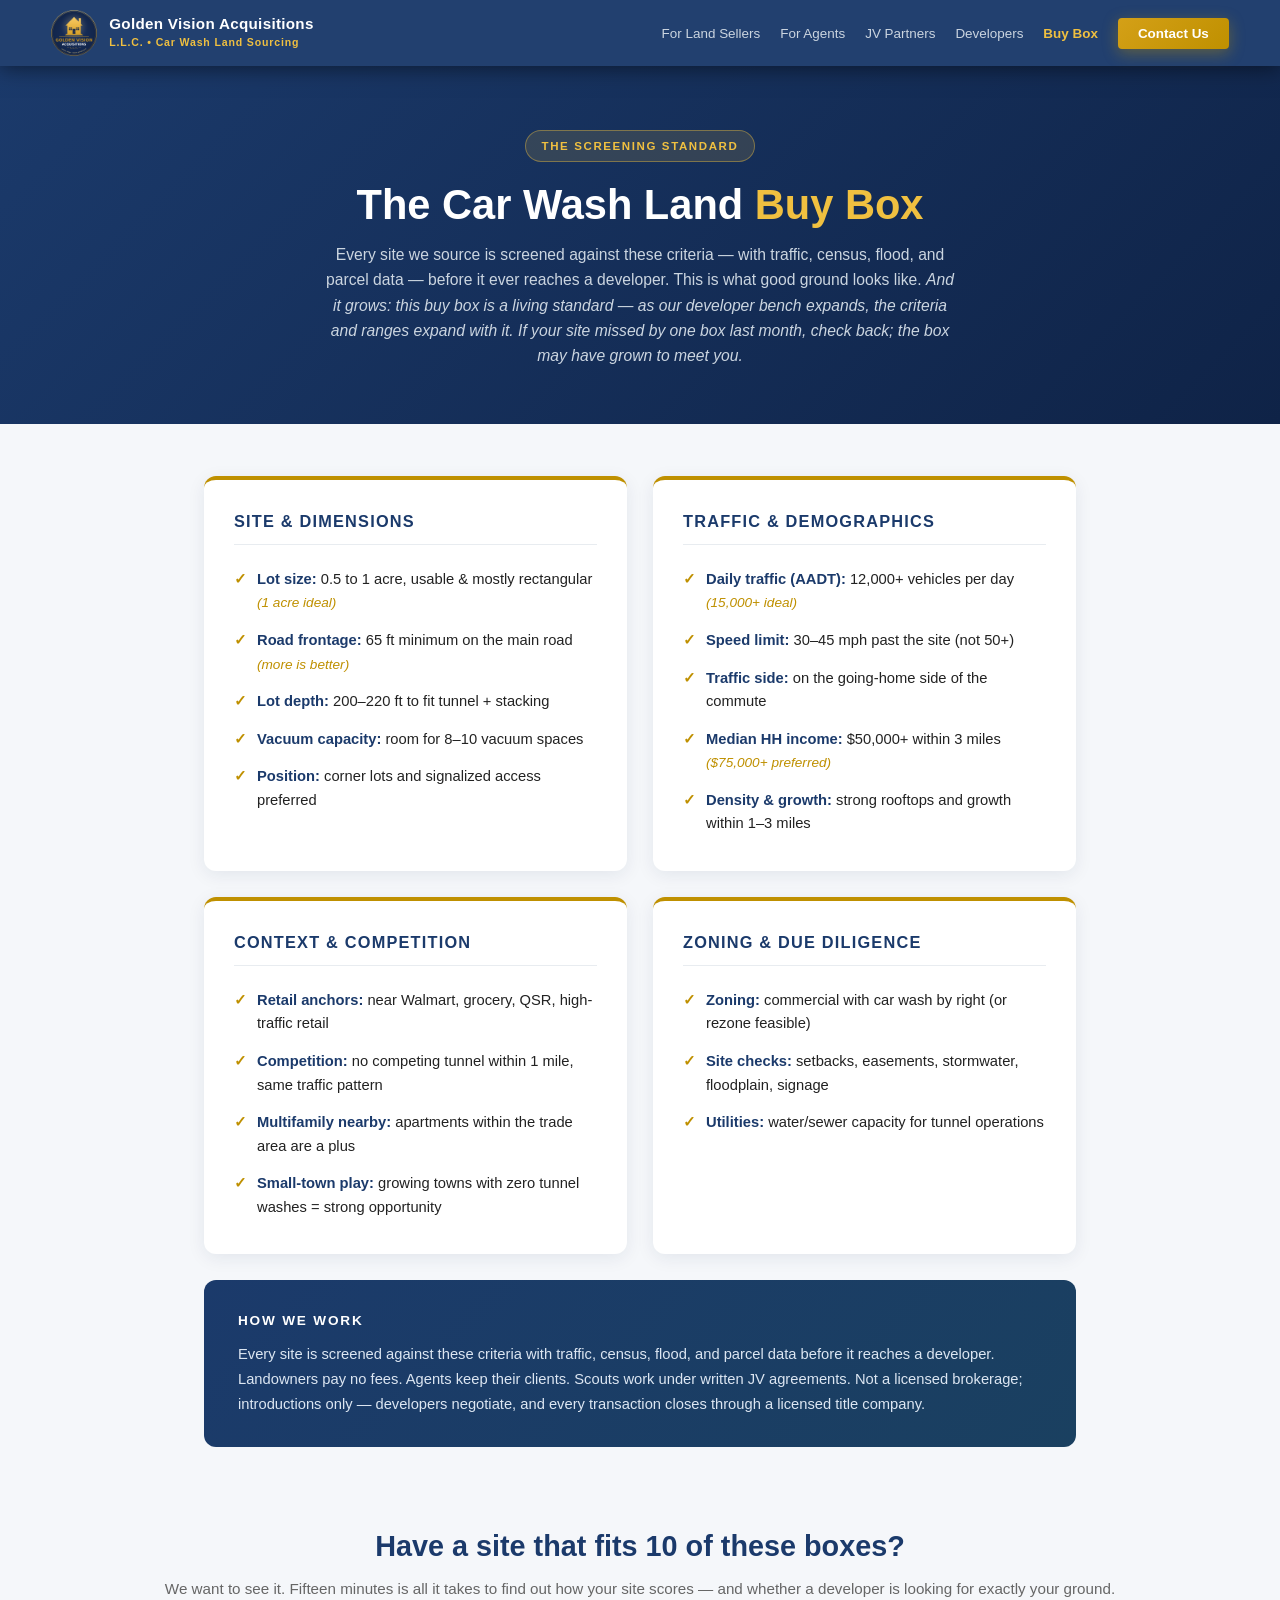
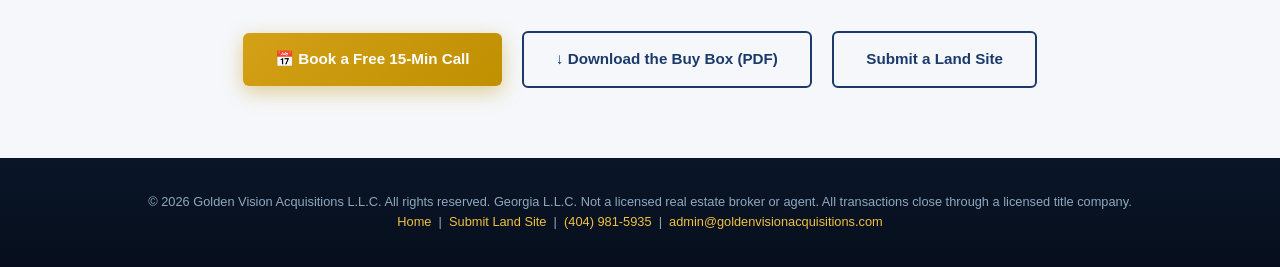
<file: buy-box.html>
<!DOCTYPE html>
<html lang="en">
<head>
  <meta charset="UTF-8"/>
  <meta name="viewport" content="width=device-width,initial-scale=1.0"/>
  <meta name="description" content="The GVA Car Wash Land Buy Box — the 18-point screening framework every site passes before it reaches a developer. Acreage, frontage, traffic, demographics, zoning."/>
  <title>Car Wash Land Buy Box | Golden Vision Acquisitions L.L.C.</title>
  <meta property="og:title" content="Car Wash Land Buy Box | Golden Vision Acquisitions L.L.C."/>
  <meta property="og:description" content="The 18-point screening framework every site passes before it reaches a developer. Have a site that fits 10 of these boxes? We want to see it."/>
  <meta property="og:type" content="website"/>
  <meta property="og:url" content="https://goldenvisionacquisitions.com/buy-box.html"/>
  <meta property="og:image" content="https://goldenvisionacquisitions.com/GVA_Logo.png"/>
  <style>
    *{margin:0;padding:0;box-sizing:border-box}
    :root{--navy:#1B3A6B;--teal:#2E75B6;--gold:#BF9000;--gold-lt:#f0c040;--dark:#0f2347;--slate:#1a4060;--white:#fff;--lgray:#F5F7FA;--mgray:#E8ECF0;--text:#222;--muted:#666}
    body{font-family:'Segoe UI',Arial,sans-serif;color:var(--text);line-height:1.6;overflow-x:hidden;background:var(--lgray)}
    @keyframes pulseGlow{0%,100%{box-shadow:0 0 0 0 rgba(191,144,0,.45)}70%{box-shadow:0 0 0 9px rgba(191,144,0,0)}}

    /* NAV (mirrors index) */
    nav{background:rgba(27,58,107,.97);padding:0 4%;display:flex;align-items:center;justify-content:space-between;position:sticky;top:0;z-index:100;box-shadow:0 2px 20px rgba(0,0,0,.5);backdrop-filter:blur(12px)}
    .nav-logo{display:flex;align-items:center;gap:12px;padding:10px 0;text-decoration:none}
    .logo-main{display:block;color:#fff;font-weight:800;font-size:.95rem;letter-spacing:.02em;line-height:1.2}
    .logo-sub{display:block;color:var(--gold-lt);font-size:.66rem;font-weight:600;letter-spacing:.08em}
    .nav-links{display:flex;gap:20px;list-style:none;align-items:center}
    .nav-links a{color:#CBD5E0;text-decoration:none;font-size:.84rem;font-weight:500;white-space:nowrap}
    .nav-links a:hover{color:#fff}
    .nav-links a.here{color:var(--gold-lt);font-weight:700}
    .nav-cta{background:linear-gradient(135deg,#d4a017,#BF9000)!important;color:#fff!important;padding:8px 20px;border-radius:4px;font-weight:700!important;box-shadow:0 4px 15px rgba(191,144,0,.4);animation:pulseGlow 2.5s ease infinite}
    @media(max-width:820px){.nav-links{display:none}.nav-back{display:inline-block!important}}
    .nav-back{display:none;color:var(--gold-lt);text-decoration:none;font-size:.84rem;font-weight:700;padding:10px 0}

    /* HEADER BAND */
    .bb-hero{background:linear-gradient(135deg,var(--navy) 0%,var(--dark) 100%);text-align:center;padding:64px 5% 56px;color:#fff}
    .bb-badge{display:inline-block;background:rgba(240,192,64,.14);border:1px solid rgba(240,192,64,.4);color:var(--gold-lt);font-size:.72rem;font-weight:700;letter-spacing:1.6px;text-transform:uppercase;padding:6px 16px;border-radius:20px;margin-bottom:18px}
    .bb-hero h1{font-size:clamp(1.7rem,4vw,2.6rem);font-weight:900;line-height:1.2;margin-bottom:12px}
    .bb-hero h1 span{color:var(--gold-lt)}
    .bb-hero p{max-width:640px;margin:0 auto;color:#CBD5E0;font-size:.98rem}

    /* GRID */
    .bb-wrap{max-width:1000px;margin:0 auto;padding:52px 5% 20px}
    .bb-grid{display:grid;grid-template-columns:1fr 1fr;gap:26px}
    @media(max-width:760px){.bb-grid{grid-template-columns:1fr}}
    .bb-card{background:#fff;border-radius:12px;padding:28px 30px;box-shadow:0 4px 18px rgba(15,35,71,.08);border-top:4px solid var(--gold)}
    .bb-card h2{font-size:1.02rem;font-weight:900;color:var(--navy);letter-spacing:1.2px;text-transform:uppercase;margin-bottom:16px;padding-bottom:10px;border-bottom:1px solid var(--mgray)}
    .bb-card ul{list-style:none}
    .bb-card li{display:flex;gap:10px;padding:7px 0;font-size:.92rem;align-items:flex-start}
    .bb-card li .chk{color:var(--gold);font-weight:900;flex-shrink:0;line-height:1.5}
    .bb-card li b{color:var(--navy)}
    .bb-card li .ideal{color:var(--gold);font-style:italic;font-size:.85rem}

    /* HOW WE WORK */
    .bb-how{max-width:1000px;margin:26px auto 0;background:linear-gradient(135deg,var(--navy) 0%,var(--slate) 100%);border-radius:12px;padding:30px 34px;color:#DCE6F2}
    .bb-how h3{color:#fff;font-size:.85rem;font-weight:800;letter-spacing:1.8px;text-transform:uppercase;margin-bottom:10px}
    .bb-how p{font-size:.92rem;line-height:1.7}

    /* CTA BAND */
    .bb-cta{text-align:center;padding:56px 5% 64px}
    .bb-cta h2{font-size:clamp(1.3rem,3vw,1.8rem);font-weight:900;color:var(--navy);margin-bottom:8px}
    .bb-cta p{color:var(--muted);font-size:.95rem;margin-bottom:24px}
    .bb-btn{display:inline-block;text-decoration:none;font-weight:800;font-size:.95rem;padding:14px 32px;border-radius:6px;margin:6px 8px;transition:transform .2s,box-shadow .2s}
    .bb-btn-gold{background:linear-gradient(135deg,#d4a017,var(--gold));color:#fff;box-shadow:0 6px 20px rgba(191,144,0,.4)}
    .bb-btn-gold:hover{transform:translateY(-2px);box-shadow:0 9px 26px rgba(191,144,0,.55)}
    .bb-btn-line{border:2px solid var(--navy);color:var(--navy)}
    .bb-btn-line:hover{background:var(--navy);color:#fff;transform:translateY(-2px)}

    /* FOOTER (condensed, mirrors index) */
    footer{background:linear-gradient(180deg,#0a1628 0%,#060e1c 100%);color:#8FA8C0;padding:34px 5%;text-align:center;font-size:.8rem}
    footer a{color:var(--gold-lt);text-decoration:none}
  </style>
</head>
<body>

<nav>
  <a href="index.html" class="nav-logo">
    <img src="GVA_Logo.png" width="46" height="46" alt="Golden Vision Acquisitions Logo">
    <div class="logo-text">
      <span class="logo-main">Golden Vision Acquisitions</span>
      <span class="logo-sub">L.L.C. &bull; Car Wash Land Sourcing</span>
    </div>
  </a>
  <ul class="nav-links">
    <li><a href="index.html#sellers">For Land Sellers</a></li>
    <li><a href="index.html#agents">For Agents</a></li>
    <li><a href="index.html#jv-partners">JV Partners</a></li>
    <li><a href="index.html#investors">Developers</a></li>
    <li><a href="buy-box.html" class="here">Buy Box</a></li>
    <li><a href="index.html#contact" class="nav-cta">Contact Us</a></li>
  </ul>
  <a href="index.html" class="nav-back">&larr; Home</a>
</nav>

<section class="bb-hero">
  <div class="bb-badge">The Screening Standard</div>
  <h1>The Car Wash Land <span>Buy Box</span></h1>
  <p>Every site we source is screened against these criteria — with traffic, census, flood, and parcel data — before it ever reaches a developer. This is what good ground looks like. <em>And it grows: this buy box is a living standard — as our developer bench expands, the criteria and ranges expand with it. If your site missed by one box last month, check back; the box may have grown to meet you.</em></p>
</section>

<div class="bb-wrap">
  <div class="bb-grid">

    <div class="bb-card">
      <h2>Site &amp; Dimensions</h2>
      <ul>
        <li><span class="chk">&#10003;</span><span><b>Lot size:</b> 0.5 to 1 acre, usable &amp; mostly rectangular <span class="ideal">(1 acre ideal)</span></span></li>
        <li><span class="chk">&#10003;</span><span><b>Road frontage:</b> 65 ft minimum on the main road <span class="ideal">(more is better)</span></span></li>
        <li><span class="chk">&#10003;</span><span><b>Lot depth:</b> 200&ndash;220 ft to fit tunnel + stacking</span></li>
        <li><span class="chk">&#10003;</span><span><b>Vacuum capacity:</b> room for 8&ndash;10 vacuum spaces</span></li>
        <li><span class="chk">&#10003;</span><span><b>Position:</b> corner lots and signalized access preferred</span></li>
      </ul>
    </div>

    <div class="bb-card">
      <h2>Traffic &amp; Demographics</h2>
      <ul>
        <li><span class="chk">&#10003;</span><span><b>Daily traffic (AADT):</b> 12,000+ vehicles per day <span class="ideal">(15,000+ ideal)</span></span></li>
        <li><span class="chk">&#10003;</span><span><b>Speed limit:</b> 30&ndash;45 mph past the site (not 50+)</span></li>
        <li><span class="chk">&#10003;</span><span><b>Traffic side:</b> on the going-home side of the commute</span></li>
        <li><span class="chk">&#10003;</span><span><b>Median HH income:</b> $50,000+ within 3 miles <span class="ideal">($75,000+ preferred)</span></span></li>
        <li><span class="chk">&#10003;</span><span><b>Density &amp; growth:</b> strong rooftops and growth within 1&ndash;3 miles</span></li>
      </ul>
    </div>

    <div class="bb-card">
      <h2>Context &amp; Competition</h2>
      <ul>
        <li><span class="chk">&#10003;</span><span><b>Retail anchors:</b> near Walmart, grocery, QSR, high-traffic retail</span></li>
        <li><span class="chk">&#10003;</span><span><b>Competition:</b> no competing tunnel within 1 mile, same traffic pattern</span></li>
        <li><span class="chk">&#10003;</span><span><b>Multifamily nearby:</b> apartments within the trade area are a plus</span></li>
        <li><span class="chk">&#10003;</span><span><b>Small-town play:</b> growing towns with zero tunnel washes = strong opportunity</span></li>
      </ul>
    </div>

    <div class="bb-card">
      <h2>Zoning &amp; Due Diligence</h2>
      <ul>
        <li><span class="chk">&#10003;</span><span><b>Zoning:</b> commercial with car wash by right (or rezone feasible)</span></li>
        <li><span class="chk">&#10003;</span><span><b>Site checks:</b> setbacks, easements, stormwater, floodplain, signage</span></li>
        <li><span class="chk">&#10003;</span><span><b>Utilities:</b> water/sewer capacity for tunnel operations</span></li>
      </ul>
    </div>

  </div>

  <div class="bb-how">
    <h3>How We Work</h3>
    <p>Every site is screened against these criteria with traffic, census, flood, and parcel data before it reaches a developer. Landowners pay no fees. Agents keep their clients. Scouts work under written JV agreements. Not a licensed brokerage; introductions only &mdash; developers negotiate, and every transaction closes through a licensed title company.</p>
  </div>
</div>

<section class="bb-cta">
  <h2>Have a site that fits 10 of these boxes?</h2>
  <p>We want to see it. Fifteen minutes is all it takes to find out how your site scores &mdash; and whether a developer is looking for exactly your ground.</p>
  <a class="bb-btn bb-btn-gold" href="https://calendly.com/admin-goldenvisionacquisitions/gva-discovery-call" target="_blank" rel="noopener">&#128197; Book a Free 15-Min Call</a>
  <a class="bb-btn bb-btn-line" href="GVA-Car-Wash-Land-Buy-Box.pdf" target="_blank" rel="noopener">&#8595; Download the Buy Box (PDF)</a>
  <a class="bb-btn bb-btn-line" href="index.html#sellers">Submit a Land Site</a>
</section>

<footer>
  &copy; 2026 Golden Vision Acquisitions L.L.C. All rights reserved. Georgia L.L.C. Not a licensed real estate broker or agent. All transactions close through a licensed title company.<br>
  <a href="index.html">Home</a> &nbsp;|&nbsp; <a href="index.html#sellers">Submit Land Site</a> &nbsp;|&nbsp; <a href="tel:+14049815935">(404) 981-5935</a> &nbsp;|&nbsp; <a href="mailto:admin@goldenvisionacquisitions.com">admin@goldenvisionacquisitions.com</a>
</footer>

</body>
</html>
</file>
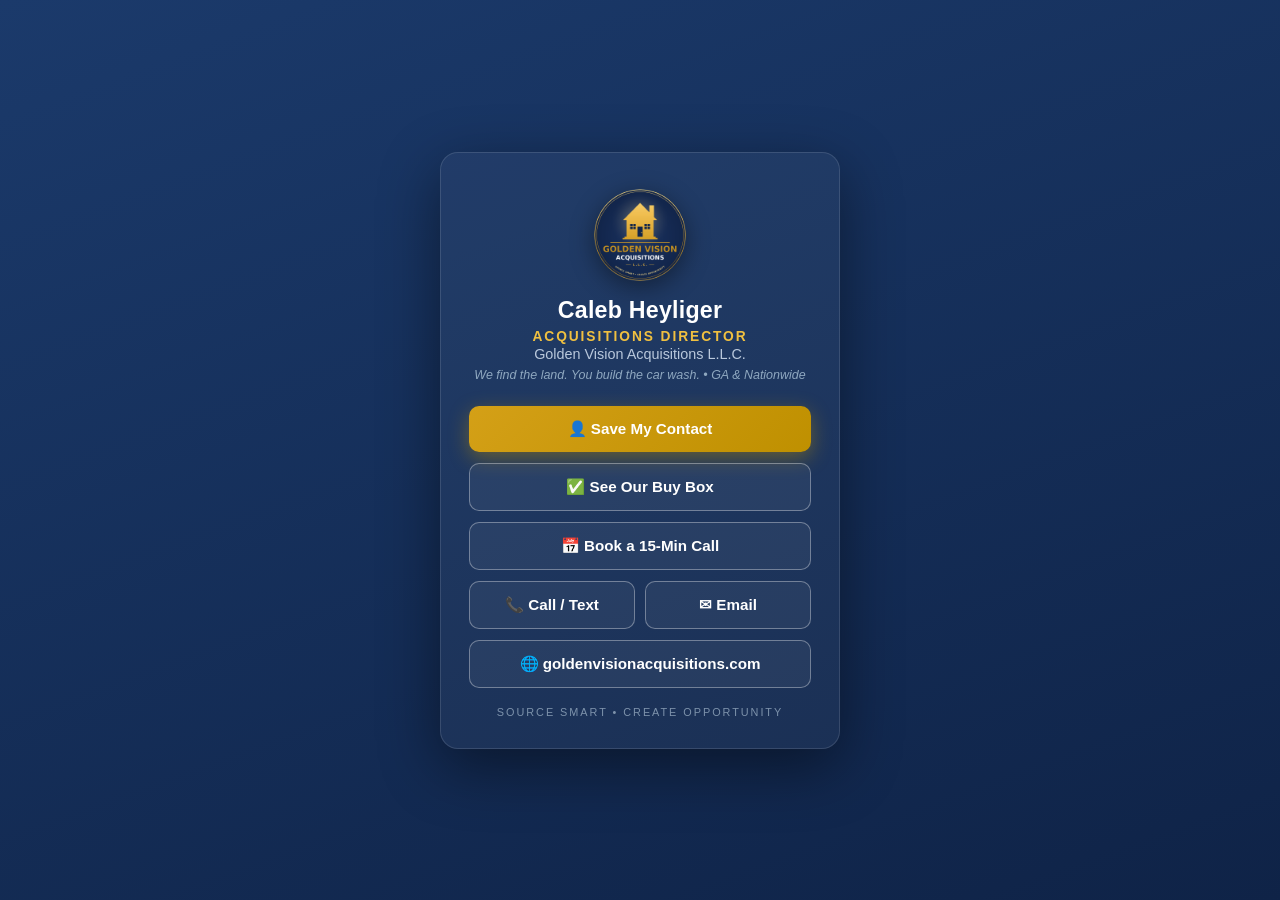
<file: card-caleb.html>
<!DOCTYPE html>
<html lang="en">
<head>
  <meta charset="UTF-8"/>
  <meta name="viewport" content="width=device-width,initial-scale=1.0"/>
  <meta name="description" content="Caleb Heyliger — Acquisitions Director, Golden Vision Acquisitions L.L.C. Car wash land sourcing, Georgia & nationwide."/>
  <meta name="robots" content="noindex"/>
  <title>Caleb Heyliger | Golden Vision Acquisitions L.L.C.</title>
  <meta property="og:title" content="Caleb Heyliger | Golden Vision Acquisitions"/>
  <meta property="og:description" content="Acquisitions Director — car wash land sourcing, Georgia & nationwide. Save my contact."/>
  <meta property="og:image" content="https://goldenvisionacquisitions.com/GVA_Logo.png"/>
  <style>
    *{margin:0;padding:0;box-sizing:border-box}
    :root{--navy:#1B3A6B;--gold:#BF9000;--gold-lt:#f0c040;--dark:#0f2347;--slate:#1a4060}
    body{font-family:'Segoe UI',Arial,sans-serif;background:linear-gradient(160deg,var(--navy) 0%,var(--dark) 100%);min-height:100vh;display:flex;align-items:center;justify-content:center;padding:22px;color:#fff}
    .card{width:100%;max-width:400px;background:rgba(255,255,255,.04);border:1px solid rgba(255,255,255,.12);border-radius:18px;padding:36px 28px 30px;text-align:center;box-shadow:0 18px 60px rgba(0,0,0,.45)}
    .logo{width:92px;height:92px;border-radius:50%;margin:0 auto 16px;display:block;box-shadow:0 6px 24px rgba(0,0,0,.4)}
    h1{font-size:1.45rem;font-weight:900;letter-spacing:.01em}
    .title{color:var(--gold-lt);font-size:.86rem;font-weight:700;letter-spacing:.14em;text-transform:uppercase;margin:5px 0 2px}
    .org{color:#B9C8DC;font-size:.9rem;margin-bottom:6px}
    .tag{color:#8FA8C0;font-size:.78rem;font-style:italic;margin-bottom:24px}
    .btn{display:block;width:100%;text-decoration:none;font-weight:800;font-size:.95rem;padding:14px 18px;border-radius:10px;margin-bottom:11px;transition:transform .15s}
    .btn:active{transform:scale(.98)}
    .btn-gold{background:linear-gradient(135deg,#d4a017,var(--gold));color:#fff;box-shadow:0 6px 20px rgba(191,144,0,.45)}
    .btn-line{border:1.5px solid rgba(255,255,255,.35);color:#fff;background:rgba(255,255,255,.05)}
    .row{display:flex;gap:10px}
    .row .btn{flex:1}
    .foot{margin-top:18px;color:#7d92ab;font-size:.68rem;letter-spacing:.18em;text-transform:uppercase}
  </style>
</head>
<body>
  <div class="card">
    <img class="logo" src="GVA_Logo.png" alt="Golden Vision Acquisitions logo">
    <h1>Caleb Heyliger</h1>
    <div class="title">Acquisitions Director</div>
    <div class="org">Golden Vision Acquisitions L.L.C.</div>
    <div class="tag">We find the land. You build the car wash. &bull; GA &amp; Nationwide</div>

    <a class="btn btn-gold" href="GVA-Caleb.vcf" download>&#128100; Save My Contact</a>
    <a class="btn btn-line" href="buy-box.html">&#9989; See Our Buy Box</a>
    <a class="btn btn-line" href="https://calendly.com/admin-goldenvisionacquisitions/gva-discovery-call" target="_blank" rel="noopener">&#128197; Book a 15-Min Call</a>
    <div class="row">
      <a class="btn btn-line" href="tel:+14049815935">&#128222; Call / Text</a>
      <a class="btn btn-line" href="mailto:admin@goldenvisionacquisitions.com">&#9993; Email</a>
    </div>
    <a class="btn btn-line" href="index.html">&#127760; goldenvisionacquisitions.com</a>

    <div class="foot">Source Smart &bull; Create Opportunity</div>
  </div>
</body>
</html>
</file>
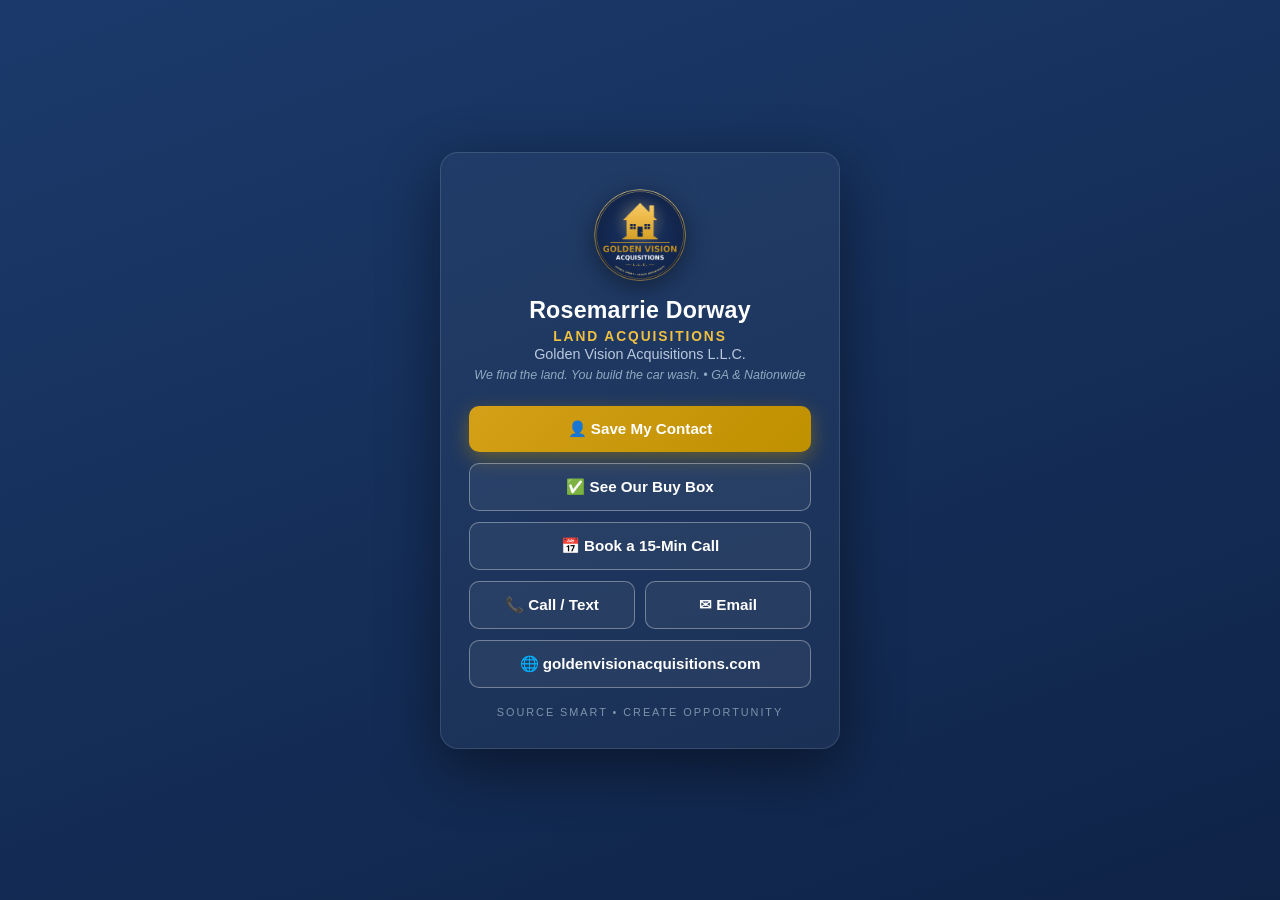
<file: card.html>
<!DOCTYPE html>
<html lang="en">
<head>
  <meta charset="UTF-8"/>
  <meta name="viewport" content="width=device-width,initial-scale=1.0"/>
  <meta name="description" content="Rosemarrie Dorway — Land Acquisitions, Golden Vision Acquisitions L.L.C. Car wash land sourcing, Georgia & nationwide."/>
  <meta name="robots" content="noindex"/>
  <title>Rosemarrie Dorway | Golden Vision Acquisitions L.L.C.</title>
  <meta property="og:title" content="Rosemarrie Dorway | Golden Vision Acquisitions"/>
  <meta property="og:description" content="Land Acquisitions — car wash land sourcing, Georgia & nationwide. Save my contact."/>
  <meta property="og:image" content="https://goldenvisionacquisitions.com/GVA_Logo.png"/>
  <style>
    *{margin:0;padding:0;box-sizing:border-box}
    :root{--navy:#1B3A6B;--gold:#BF9000;--gold-lt:#f0c040;--dark:#0f2347;--slate:#1a4060}
    body{font-family:'Segoe UI',Arial,sans-serif;background:linear-gradient(160deg,var(--navy) 0%,var(--dark) 100%);min-height:100vh;display:flex;align-items:center;justify-content:center;padding:22px;color:#fff}
    .card{width:100%;max-width:400px;background:rgba(255,255,255,.04);border:1px solid rgba(255,255,255,.12);border-radius:18px;padding:36px 28px 30px;text-align:center;box-shadow:0 18px 60px rgba(0,0,0,.45)}
    .logo{width:92px;height:92px;border-radius:50%;margin:0 auto 16px;display:block;box-shadow:0 6px 24px rgba(0,0,0,.4)}
    h1{font-size:1.45rem;font-weight:900;letter-spacing:.01em}
    .title{color:var(--gold-lt);font-size:.86rem;font-weight:700;letter-spacing:.14em;text-transform:uppercase;margin:5px 0 2px}
    .org{color:#B9C8DC;font-size:.9rem;margin-bottom:6px}
    .tag{color:#8FA8C0;font-size:.78rem;font-style:italic;margin-bottom:24px}
    .btn{display:block;width:100%;text-decoration:none;font-weight:800;font-size:.95rem;padding:14px 18px;border-radius:10px;margin-bottom:11px;transition:transform .15s}
    .btn:active{transform:scale(.98)}
    .btn-gold{background:linear-gradient(135deg,#d4a017,var(--gold));color:#fff;box-shadow:0 6px 20px rgba(191,144,0,.45)}
    .btn-line{border:1.5px solid rgba(255,255,255,.35);color:#fff;background:rgba(255,255,255,.05)}
    .row{display:flex;gap:10px}
    .row .btn{flex:1}
    .foot{margin-top:18px;color:#7d92ab;font-size:.68rem;letter-spacing:.18em;text-transform:uppercase}
  </style>
</head>
<body>
  <div class="card">
    <img class="logo" src="GVA_Logo.png" alt="Golden Vision Acquisitions logo">
    <h1>Rosemarrie Dorway</h1>
    <div class="title">Land Acquisitions</div>
    <div class="org">Golden Vision Acquisitions L.L.C.</div>
    <div class="tag">We find the land. You build the car wash. &bull; GA &amp; Nationwide</div>

    <a class="btn btn-gold" href="GVA-Rosemarrie.vcf" download>&#128100; Save My Contact</a>
    <a class="btn btn-line" href="buy-box.html">&#9989; See Our Buy Box</a>
    <a class="btn btn-line" href="https://calendly.com/admin-goldenvisionacquisitions/gva-discovery-call" target="_blank" rel="noopener">&#128197; Book a 15-Min Call</a>
    <div class="row">
      <a class="btn btn-line" href="tel:+14049815935">&#128222; Call / Text</a>
      <a class="btn btn-line" href="mailto:admin@goldenvisionacquisitions.com">&#9993; Email</a>
    </div>
    <a class="btn btn-line" href="index.html">&#127760; goldenvisionacquisitions.com</a>

    <div class="foot">Source Smart &bull; Create Opportunity</div>
  </div>
</body>
</html>
</file>
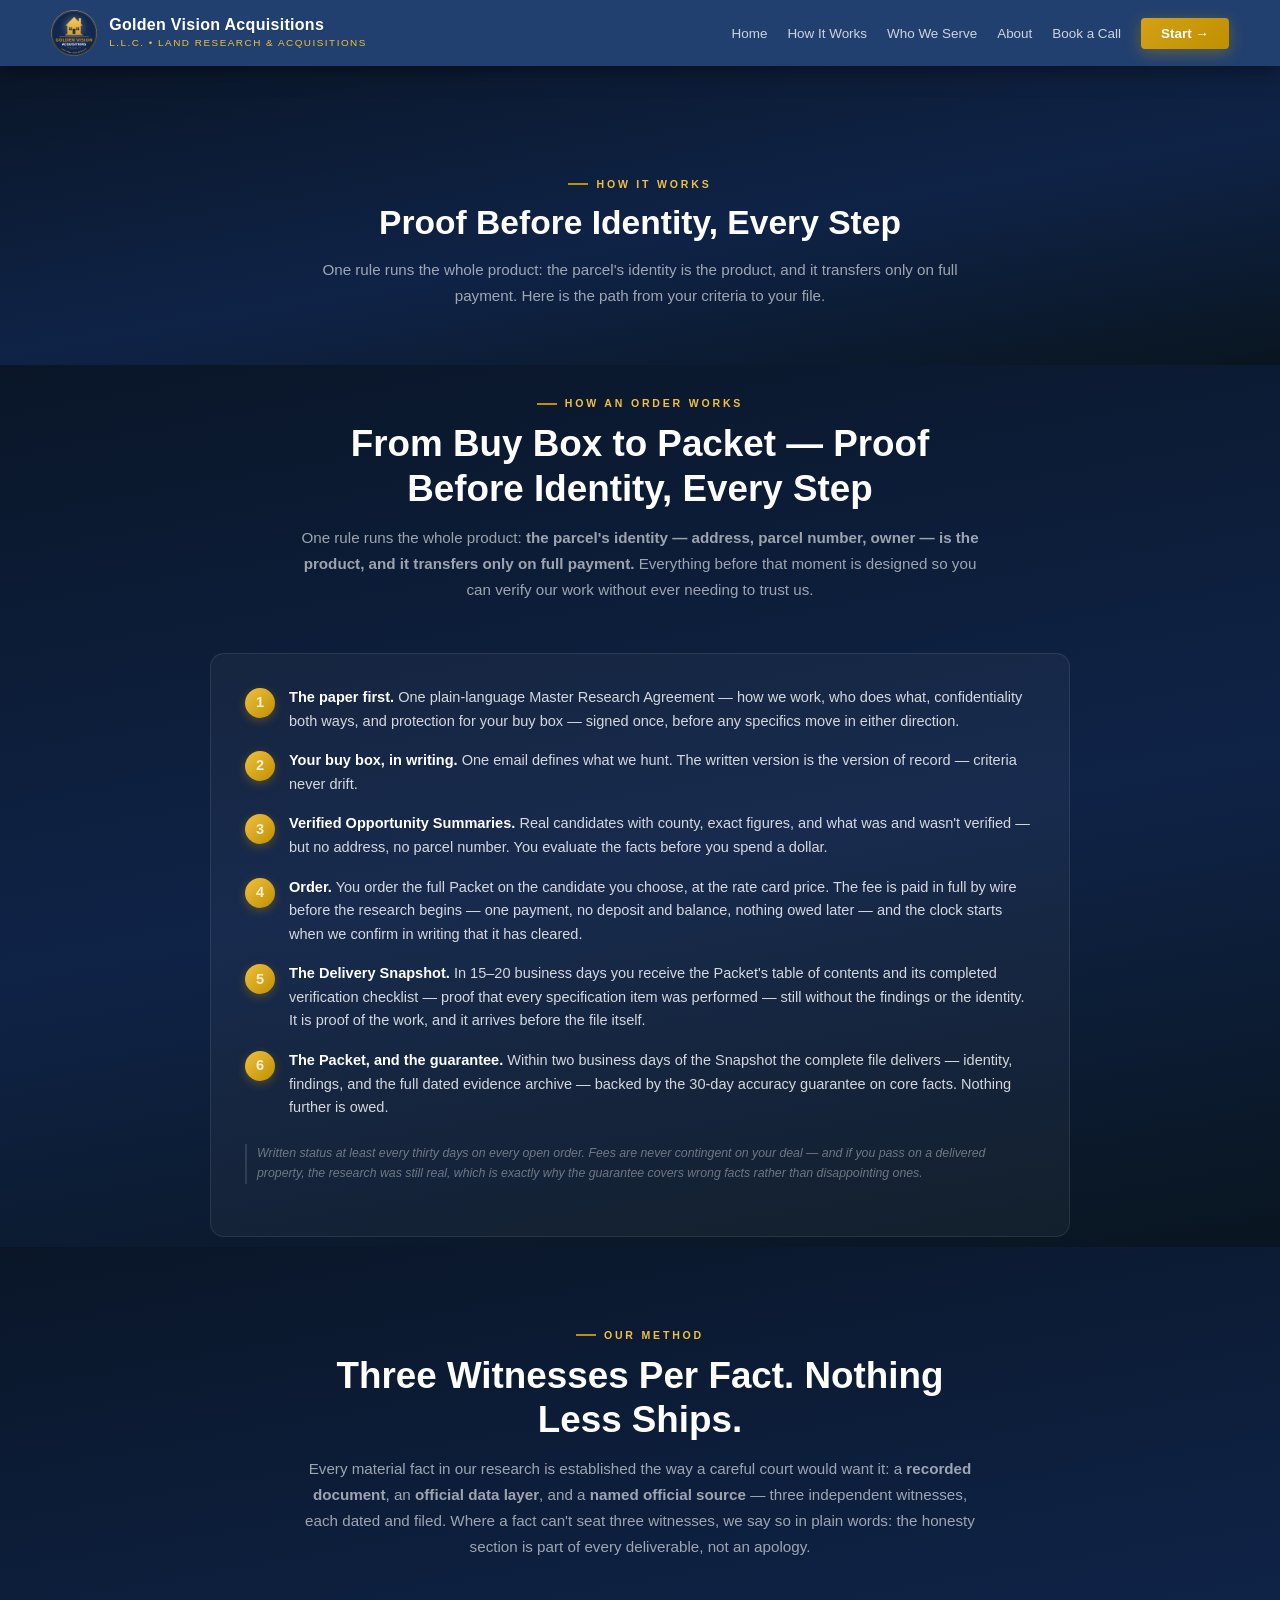
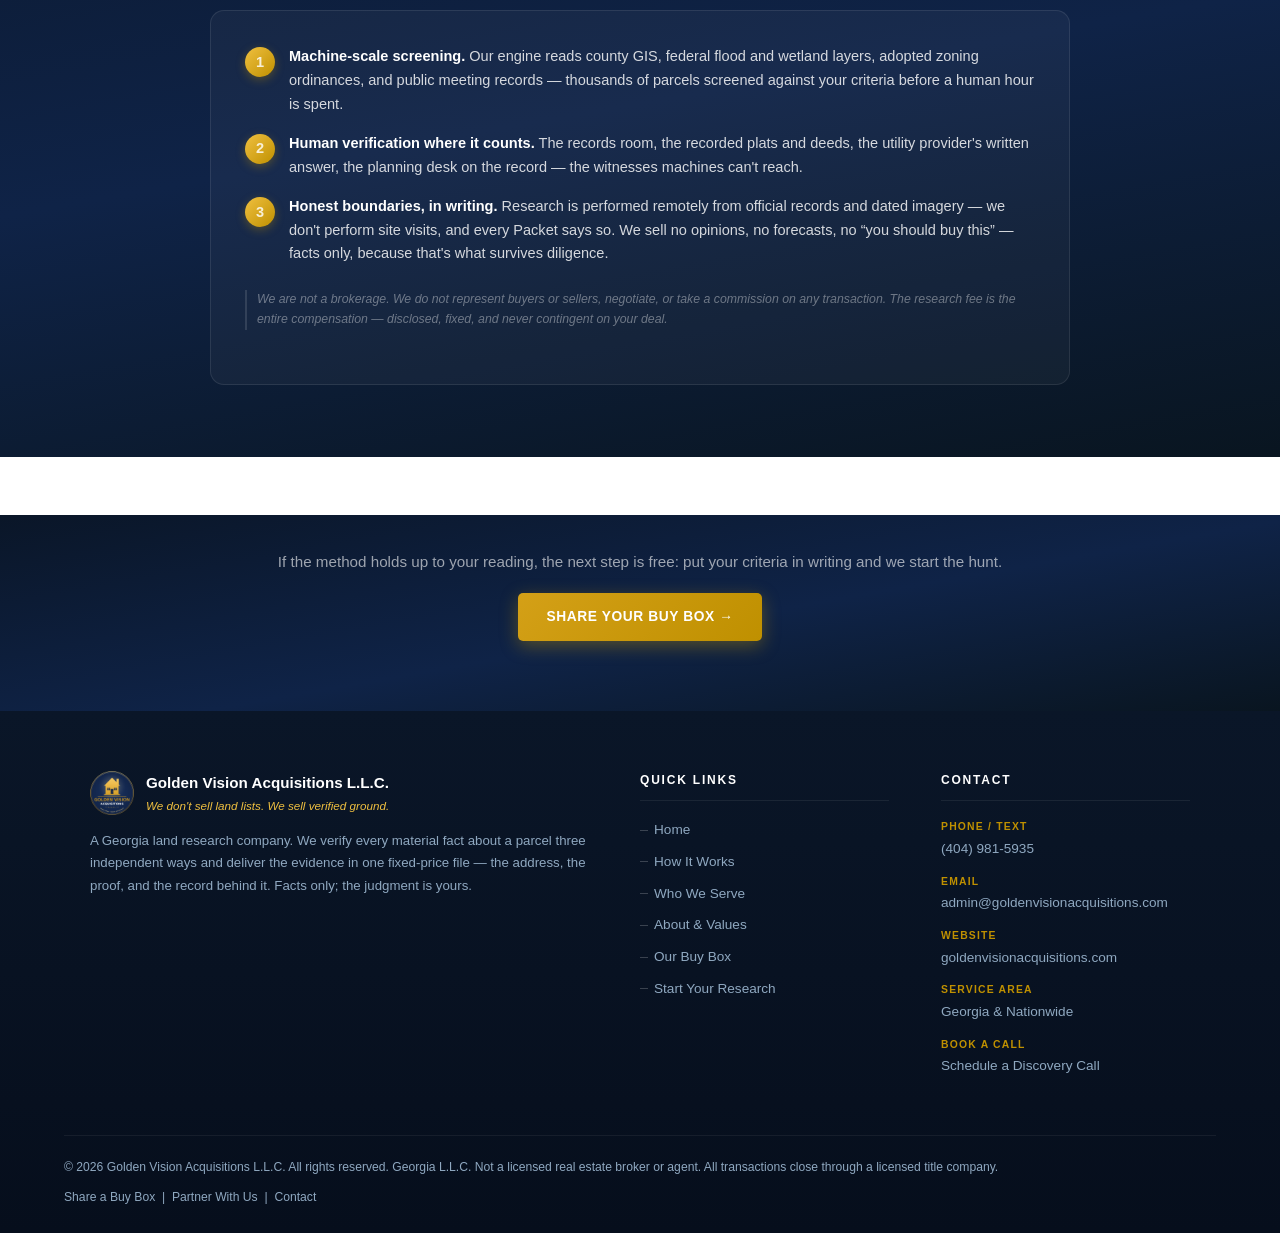
<file: how-it-works.html>
<!DOCTYPE html>
<html lang="en">
<head>
  <meta charset="UTF-8"/>
  <meta name="viewport" content="width=device-width,initial-scale=1.0"/>
  <meta name="description" content="From buy box to Verified Site Packet: one agreement, one payment, the Delivery Snapshot, and the three-witness method."/>
  <title>How It Works — Golden Vision Acquisitions</title>
  <meta property="og:title" content="Golden Vision Acquisitions — Verified Land Research"/>
  <meta property="og:description" content="Verified land research for developers: the address, the proof, and the file — three witnesses per fact."/>
  <meta property="og:type" content="website"/>
  <meta property="og:url" content="https://goldenvisionacquisitions.com/"/>
  <meta property="og:image" content="https://goldenvisionacquisitions.com/GVA_Logo.png"/>
  
  
  <link rel="stylesheet" href="style.css">

<!-- ═══ ANALYTICS — activate by replacing the placeholder IDs, then removing the comment markers ═══
     GA4: create a property at analytics.google.com → Admin → Data Streams → Web → copy the G-XXXXXXX id.
     Meta Pixel: Meta Business Suite → Events Manager → Connect Data → Web → copy the 15-digit pixel id.
<script async src="https://www.googletagmanager.com/gtag/js?id=G-REPLACEME"></script>
<script>
  window.dataLayer = window.dataLayer || [];
  function gtag(){dataLayer.push(arguments);}
  gtag('js', new Date());
  gtag('config', 'G-REPLACEME');
</script>
<script>
  !function(f,b,e,v,n,t,s){if(f.fbq)return;n=f.fbq=function(){n.callMethod?
  n.callMethod.apply(n,arguments):n.queue.push(arguments)};if(!f._fbq)f._fbq=n;
  n.push=n;n.loaded=!0;n.version='2.0';n.queue=[];t=b.createElement(e);t.async=!0;
  t.src=v;s=b.getElementsByTagName(e)[0];s.parentNode.insertBefore(t,s)}(window,
  document,'script','https://connect.facebook.net/en_US/fbevents.js');
  fbq('init', 'REPLACE_WITH_PIXEL_ID');
  fbq('track', 'PageView');
</script>
<noscript><img height="1" width="1" style="display:none" src="https://www.facebook.com/tr?id=REPLACE_WITH_PIXEL_ID&ev=PageView&noscript=1"/></noscript>
═══ END ANALYTICS ═══ -->
</head>
<body>
<nav id="mainNav">
  <a href="index.html" class="nav-logo">
    <img src="GVA_Logo.png" width="46" height="46" alt="Golden Vision Acquisitions Logo">
    <div class="logo-text">
      <span class="logo-main">Golden Vision Acquisitions</span>
      <span class="logo-sub">L.L.C. &bull; Land Research &amp; Acquisitions</span>
    </div>
  </a>
    <ul class="nav-links">
    <li><a href="index.html">Home</a></li>
    <li><a href="how-it-works.html">How It Works</a></li>
    <li><a href="who-we-serve.html">Who We Serve</a></li>
    <li><a href="about.html">About</a></li>
    <li><a href="https://calendly.com/admin-goldenvisionacquisitions/gva-discovery-call" target="_blank" rel="noopener">Book a Call</a></li>
    <li><a href="start.html" class="nav-cta">Start &rarr;</a></li>
  </ul>
  <button class="hamburger" id="hamburger" aria-label="Toggle menu"><span></span><span></span><span></span></button>
</nav>
<section class="serve-section" style="padding-top:110px;padding-bottom:6px">
  <div class="serve-header reveal">
    <div class="section-label" style="justify-content:center">How It Works</div>
    <h2 class="serve-h2" style="font-size:2.1rem">Proof Before Identity, Every Step</h2>
    <p class="serve-intro">One rule runs the whole product: the parcel&apos;s identity is the product, and it transfers only on full payment. Here is the path from your criteria to your file.</p>
  </div>
</section>
<!-- HOW AN ORDER WORKS (Book §11 & §16) -->
<section id="how-it-works" class="serve-section" style="padding-top:30px;padding-bottom:10px">
  <div class="serve-header reveal">
    <div class="section-label" style="justify-content:center">How an Order Works</div>
    <h2 class="serve-h2">From Buy Box to Packet &mdash; Proof Before Identity, Every Step</h2>
    <p class="serve-intro">One rule runs the whole product: <strong>the parcel&apos;s identity &mdash; address, parcel number, owner &mdash; is the product, and it transfers only on full payment.</strong> Everything before that moment is designed so you can verify our work without ever needing to trust us.</p>
  </div>
  <div style="max-width:860px;margin:22px auto 0;background:rgba(255,255,255,.04);border:1px solid rgba(255,255,255,.09);border-radius:14px;padding:28px 34px">
    <ul class="steps">
      <li><div class="step-num">1</div><div><strong>The paper first.</strong> One plain-language Master Research Agreement &mdash; how we work, who does what, confidentiality both ways, and protection for your buy box &mdash; signed once, before any specifics move in either direction.</div></li>
      <li><div class="step-num">2</div><div><strong>Your buy box, in writing.</strong> One email defines what we hunt. The written version is the version of record &mdash; criteria never drift.</div></li>
      <li><div class="step-num">3</div><div><strong>Verified Opportunity Summaries.</strong> Real candidates with county, exact figures, and what was and wasn&apos;t verified &mdash; but no address, no parcel number. You evaluate the facts before you spend a dollar.</div></li>
      <li><div class="step-num">4</div><div><strong>Order.</strong> You order the full Packet on the candidate you choose, at the rate card price. The fee is paid in full by wire before the research begins &mdash; one payment, no deposit and balance, nothing owed later &mdash; and the clock starts when we confirm in writing that it has cleared.</div></li>
      <li><div class="step-num">5</div><div><strong>The Delivery Snapshot.</strong> In 15&ndash;20 business days you receive the Packet&apos;s table of contents and its completed verification checklist &mdash; proof that every specification item was performed &mdash; still without the findings or the identity. It is proof of the work, and it arrives before the file itself.</div></li>
      <li><div class="step-num">6</div><div><strong>The Packet, and the guarantee.</strong> Within two business days of the Snapshot the complete file delivers &mdash; identity, findings, and the full dated evidence archive &mdash; backed by the 30-day accuracy guarantee on core facts. Nothing further is owed.</div></li>
    </ul>
    <p class="note-text" style="margin-top:14px">Written status at least every thirty days on every open order. Fees are never contingent on your deal &mdash; and if you pass on a delivered property, the research was still real, which is exactly why the guarantee covers wrong facts rather than disappointing ones.</p>
  </div>
</section>


<!-- METHOD -->
<section id="method" class="serve-section" style="scroll-margin-top:84px">
  <div class="serve-header reveal">
    <div class="section-label" style="justify-content:center">Our Method</div>
    <h2 class="serve-h2">Three Witnesses Per Fact. Nothing Less Ships.</h2>
    <p class="serve-intro">Every material fact in our research is established the way a careful court would want it: a <strong>recorded document</strong>, an <strong>official data layer</strong>, and a <strong>named official source</strong> &mdash; three independent witnesses, each dated and filed. Where a fact can&apos;t seat three witnesses, we say so in plain words: the honesty section is part of every deliverable, not an apology.</p>
  </div>
  <div style="max-width:860px;margin:26px auto 0;background:rgba(255,255,255,.04);border:1px solid rgba(255,255,255,.09);border-radius:14px;padding:30px 34px">
    <ul class="steps">
      <li><div class="step-num">1</div><div><strong>Machine-scale screening.</strong> Our engine reads county GIS, federal flood and wetland layers, adopted zoning ordinances, and public meeting records &mdash; thousands of parcels screened against your criteria before a human hour is spent.</div></li>
      <li><div class="step-num">2</div><div><strong>Human verification where it counts.</strong> The records room, the recorded plats and deeds, the utility provider&apos;s written answer, the planning desk on the record &mdash; the witnesses machines can&apos;t reach.</div></li>
      <li><div class="step-num">3</div><div><strong>Honest boundaries, in writing.</strong> Research is performed remotely from official records and dated imagery &mdash; we don&apos;t perform site visits, and every Packet says so. We sell no opinions, no forecasts, no &ldquo;you should buy this&rdquo; &mdash; facts only, because that&apos;s what survives diligence.</div></li>
    </ul>
    <p class="note-text" style="margin-top:14px">We are not a brokerage. We do not represent buyers or sellers, negotiate, or take a commission on any transaction. The research fee is the entire compensation &mdash; disclosed, fixed, and never contingent on your deal.</p>
  </div>
</section>


<p class="note-text" style="max-width:760px;margin:18px auto 0;text-align:center">We accept a limited number of research orders each month &mdash; verification at this standard doesn&apos;t scale like a listing site, and we don&apos;t pretend otherwise. Quality over volume is a design decision, not a slogan.</p>
<section class="serve-section" style="padding:34px 6% 70px;text-align:center">
  <p class="serve-intro" style="margin-bottom:18px">If the method holds up to your reading, the next step is free: put your criteria in writing and we start the hunt.</p>
  <a href="start.html" class="btn-hero btn-hp" style="display:inline-block">Share Your Buy Box &rarr;</a>
</section>
<footer>
  <div class="footer-grid">
    <div class="footer-brand">
      <div class="footer-brand-top">
        <img src="GVA_Logo.png" width="44" height="44" alt="Golden Vision Acquisitions Logo">
        <div><div class="fb-name">Golden Vision Acquisitions L.L.C.</div><div class="fb-tag">We don&apos;t sell land lists. We sell verified ground.</div></div>
      </div>
      <p class="fb-desc">A Georgia land research company. We verify every material fact about a parcel three independent ways and deliver the evidence in one fixed-price file — the address, the proof, and the record behind it. Facts only; the judgment is yours.</p>
      <div class="footer-social">
        <!-- Social icons coming soon -->
      </div>
    </div>
    <div class="footer-col">
      <h4>Quick Links</h4>
      <ul>
        <li><a href="index.html">Home</a></li>
        <li><a href="how-it-works.html">How It Works</a></li>
        <li><a href="who-we-serve.html">Who We Serve</a></li>
        <li><a href="about.html">About &amp; Values</a></li>
        <li><a href="buy-box.html">Our Buy Box</a></li>
        <li><a href="start.html">Start Your Research</a></li>
      </ul>
    </div>
    <div class="footer-col">
      <h4>Contact</h4>
      <div class="contact-item"><span>Phone / Text</span><a href="tel:+14049815935">(404) 981-5935</a></div>
      <div class="contact-item"><span>Email</span><a href="mailto:admin@goldenvisionacquisitions.com">admin@goldenvisionacquisitions.com</a></div>
      <div class="contact-item"><span>Website</span><a href="https://goldenvisionacquisitions.com">goldenvisionacquisitions.com</a></div>
      <div class="contact-item"><span>Service Area</span><a href="#contact">Georgia &amp; Nationwide</a></div>
      <div class="contact-item"><span>Book a Call</span><a href="https://calendly.com/admin-goldenvisionacquisitions/gva-discovery-call" target="_blank" rel="noopener">Schedule a Discovery Call</a></div>
    </div>
  </div>
  <div class="footer-bottom">
    <span>&copy; 2026 Golden Vision Acquisitions L.L.C. All rights reserved. Georgia L.L.C. Not a licensed real estate broker or agent. All transactions close through a licensed title company.</span>
    <span><a href="#developers">Share a Buy Box</a> &nbsp;|&nbsp; <a href="#firms">Partner With Us</a> &nbsp;|&nbsp; <a href="#contact">Contact</a></span>
  </div>
</footer>
<script src="script.js"></script>
<script>
(function(){if(!window.chatbase||window.chatbase("getState")!=="initialized"){window.chatbase=(...arguments)=>{if(!window.chatbase.q){window.chatbase.q=[]}window.chatbase.q.push(arguments)};window.chatbase=new Proxy(window.chatbase,{get(target,prop){if(prop==="q"){return target.q}return(...args)=>target(prop,...args)}})}const onLoad=function(){const script=document.createElement("script");script.src="https://www.chatbase.co/embed.min.js";script.id="sbR2Uz7d1_KB-Hcc3Z8Zj";script.domain="www.chatbase.co";document.body.appendChild(script)};if(document.readyState==="complete"){onLoad()}else{window.addEventListener("load",onLoad)}})();
</script>
</body>
</html>
</file>
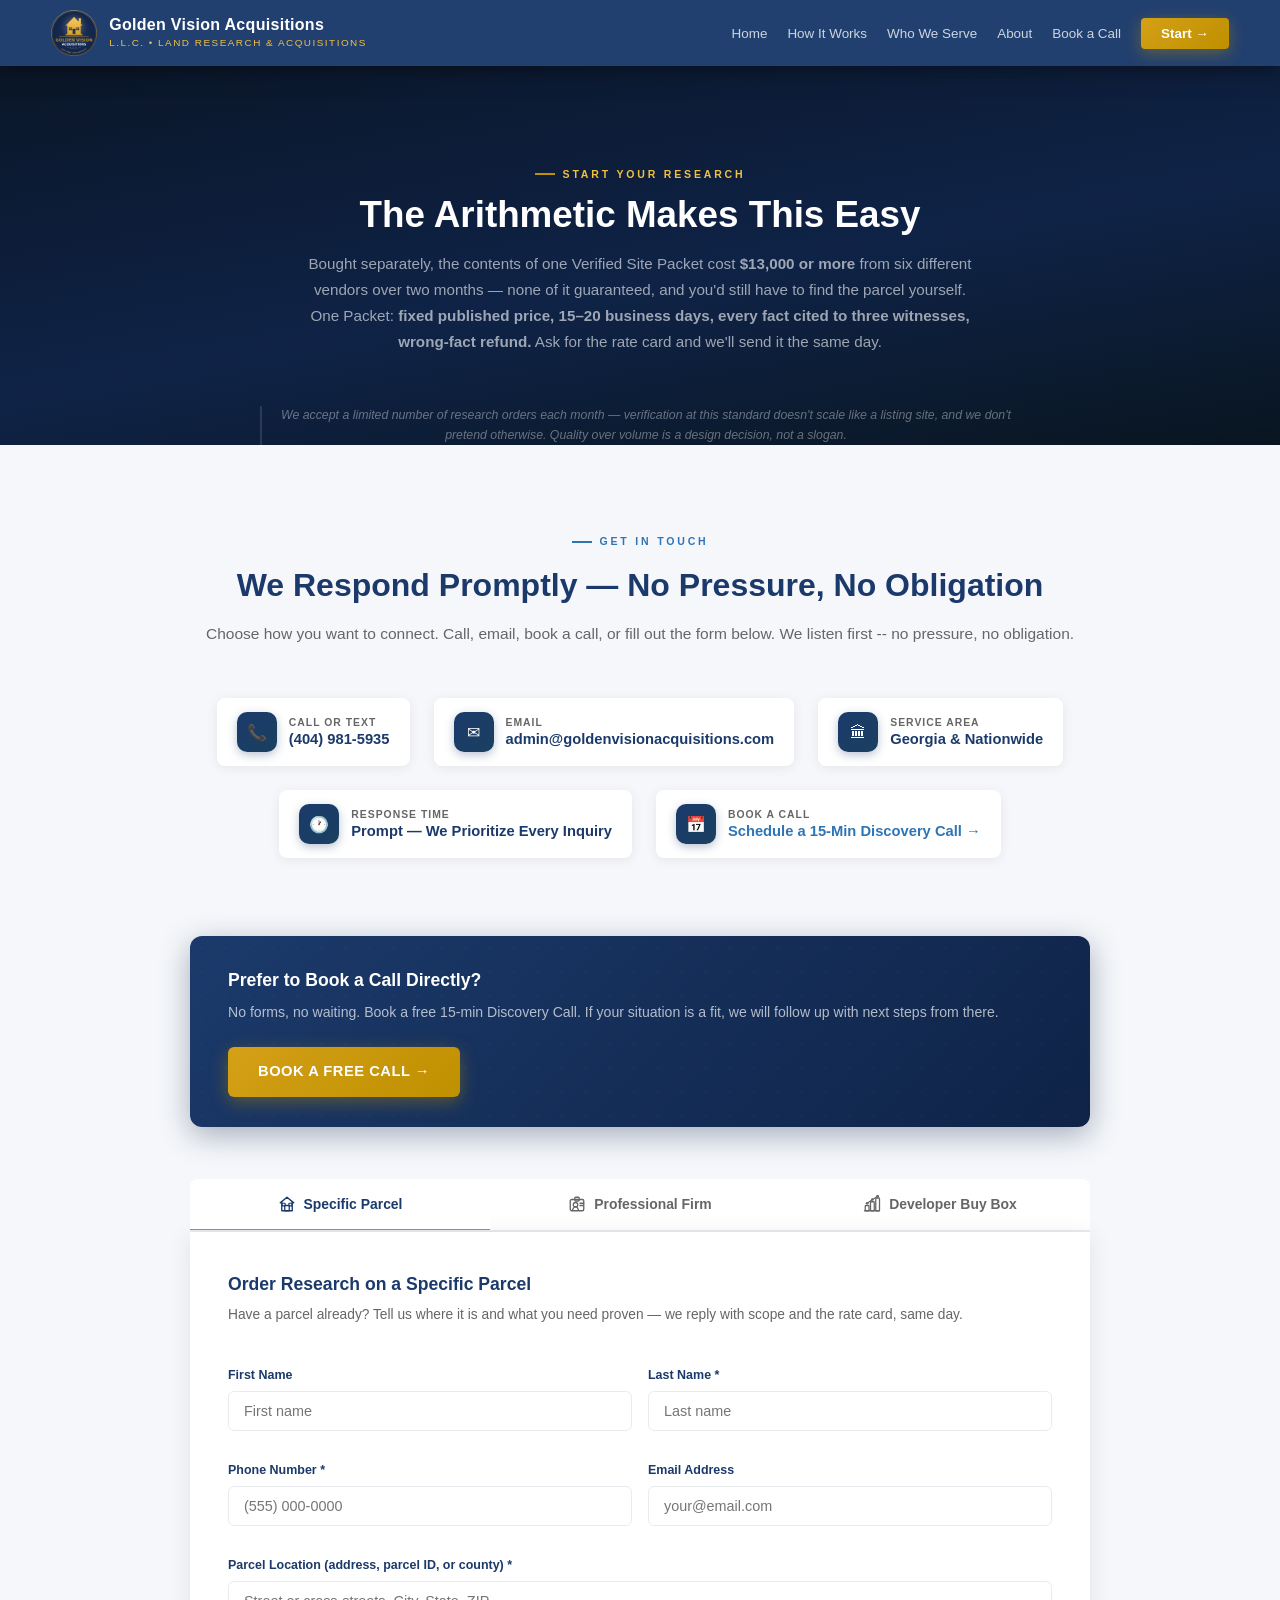
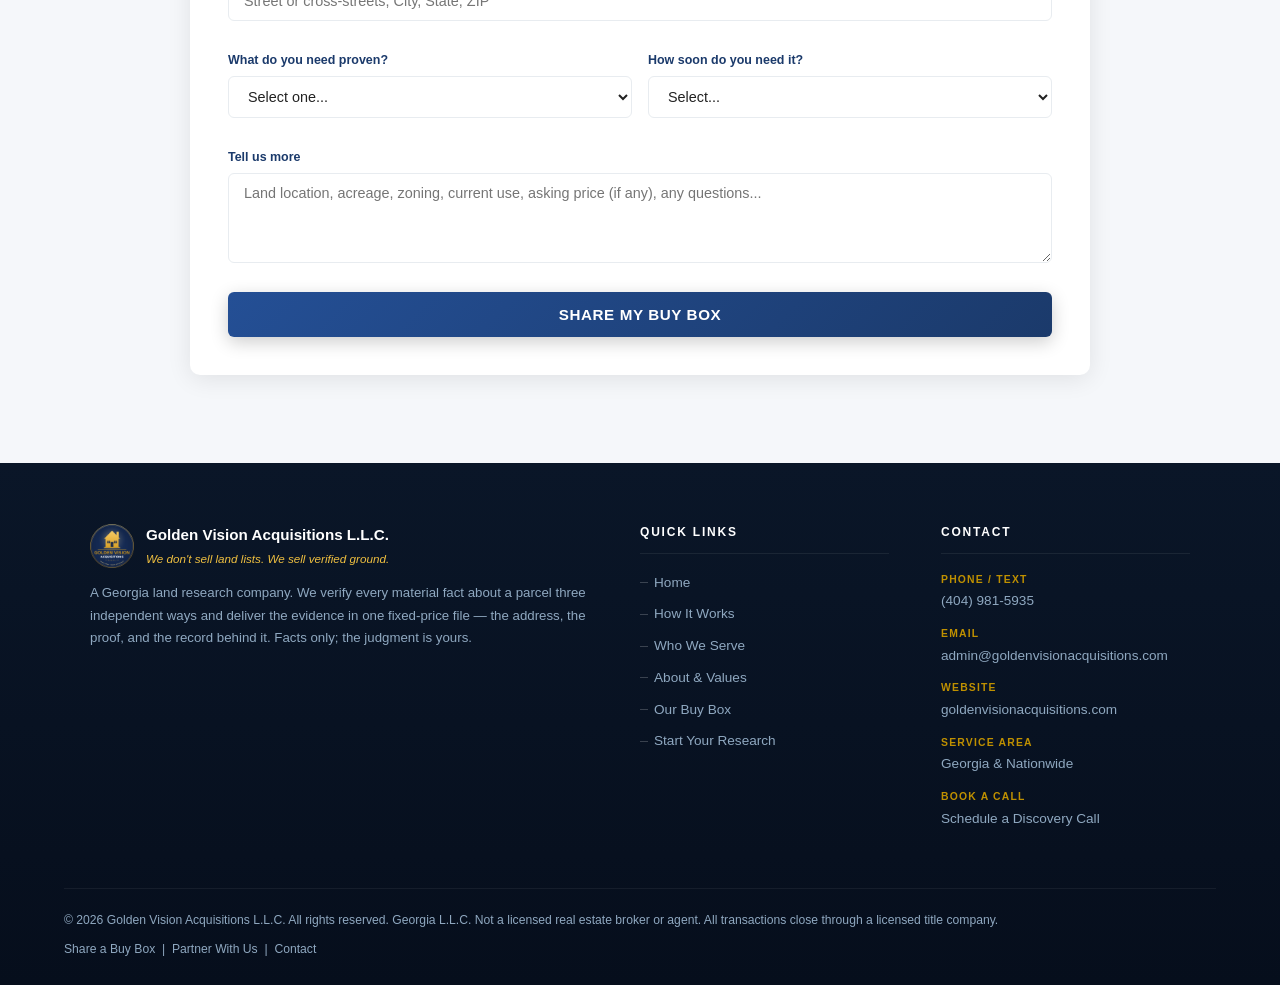
<file: start.html>
<!DOCTYPE html>
<html lang="en">
<head>
  <meta charset="UTF-8"/>
  <meta name="viewport" content="width=device-width,initial-scale=1.0"/>
  <meta name="description" content="Share your buy box, order research on a parcel, or open a partnership. Fixed pricing, paid once, guaranteed."/>
  <title>Start — Golden Vision Acquisitions</title>
  <meta property="og:title" content="Golden Vision Acquisitions — Verified Land Research"/>
  <meta property="og:description" content="Verified land research for developers: the address, the proof, and the file — three witnesses per fact."/>
  <meta property="og:type" content="website"/>
  <meta property="og:url" content="https://goldenvisionacquisitions.com/"/>
  <meta property="og:image" content="https://goldenvisionacquisitions.com/GVA_Logo.png"/>
  
  
  <link rel="stylesheet" href="style.css">

<!-- ═══ ANALYTICS — activate by replacing the placeholder IDs, then removing the comment markers ═══
     GA4: create a property at analytics.google.com → Admin → Data Streams → Web → copy the G-XXXXXXX id.
     Meta Pixel: Meta Business Suite → Events Manager → Connect Data → Web → copy the 15-digit pixel id.
<script async src="https://www.googletagmanager.com/gtag/js?id=G-REPLACEME"></script>
<script>
  window.dataLayer = window.dataLayer || [];
  function gtag(){dataLayer.push(arguments);}
  gtag('js', new Date());
  gtag('config', 'G-REPLACEME');
</script>
<script>
  !function(f,b,e,v,n,t,s){if(f.fbq)return;n=f.fbq=function(){n.callMethod?
  n.callMethod.apply(n,arguments):n.queue.push(arguments)};if(!f._fbq)f._fbq=n;
  n.push=n;n.loaded=!0;n.version='2.0';n.queue=[];t=b.createElement(e);t.async=!0;
  t.src=v;s=b.getElementsByTagName(e)[0];s.parentNode.insertBefore(t,s)}(window,
  document,'script','https://connect.facebook.net/en_US/fbevents.js');
  fbq('init', 'REPLACE_WITH_PIXEL_ID');
  fbq('track', 'PageView');
</script>
<noscript><img height="1" width="1" style="display:none" src="https://www.facebook.com/tr?id=REPLACE_WITH_PIXEL_ID&ev=PageView&noscript=1"/></noscript>
═══ END ANALYTICS ═══ -->
</head>
<body>
<nav id="mainNav">
  <a href="index.html" class="nav-logo">
    <img src="GVA_Logo.png" width="46" height="46" alt="Golden Vision Acquisitions Logo">
    <div class="logo-text">
      <span class="logo-main">Golden Vision Acquisitions</span>
      <span class="logo-sub">L.L.C. &bull; Land Research &amp; Acquisitions</span>
    </div>
  </a>
    <ul class="nav-links">
    <li><a href="index.html">Home</a></li>
    <li><a href="how-it-works.html">How It Works</a></li>
    <li><a href="who-we-serve.html">Who We Serve</a></li>
    <li><a href="about.html">About</a></li>
    <li><a href="https://calendly.com/admin-goldenvisionacquisitions/gva-discovery-call" target="_blank" rel="noopener">Book a Call</a></li>
    <li><a href="start.html" class="nav-cta">Start &rarr;</a></li>
  </ul>
  <button class="hamburger" id="hamburger" aria-label="Toggle menu"><span></span><span></span><span></span></button>
</nav>
<section class="serve-section" style="padding-top:100px;padding-bottom:0">
  <div class="serve-header reveal">
    <div class="section-label" style="justify-content:center">Start Your Research</div>
    <h2 class="serve-h2">The Arithmetic Makes This Easy</h2>
    <p class="serve-intro">Bought separately, the contents of one Verified Site Packet cost <strong>$13,000 or more</strong> from six different vendors over two months &mdash; none of it guaranteed, and you&apos;d still have to find the parcel yourself. One Packet: <strong>fixed published price, 15&ndash;20 business days, every fact cited to three witnesses, wrong-fact refund.</strong> Ask for the rate card and we&apos;ll send it the same day.</p>
  </div>
  <p class="note-text" style="max-width:760px;margin:18px auto 0;text-align:center">We accept a limited number of research orders each month &mdash; verification at this standard doesn&apos;t scale like a listing site, and we don&apos;t pretend otherwise. Quality over volume is a design decision, not a slogan.</p>
</section>
<section id="contact">
  <div class="contact-top reveal">
    <div class="section-label">Get In Touch</div>
    <h2>We Respond Promptly — No Pressure, No Obligation</h2>
    <p>Choose how you want to connect. Call, email, book a call, or fill out the form below. We listen first -- no pressure, no obligation.</p>
  </div>

  <div class="contact-info-bar">
    <div class="ci-item reveal reveal-d1">
      <div class="ci-icon">&#128222;</div>
      <div class="ci-text"><div class="ci-label">Call or Text</div><div class="ci-value"><a href="tel:+14049815935">(404) 981-5935</a></div></div>
    </div>
    <div class="ci-item reveal reveal-d2">
      <div class="ci-icon">&#9993;</div>
      <div class="ci-text"><div class="ci-label">Email</div><div class="ci-value"><a href="mailto:admin@goldenvisionacquisitions.com">admin@goldenvisionacquisitions.com</a></div></div>
    </div>
    <div class="ci-item reveal reveal-d3">
      <div class="ci-icon">&#127963;</div>
      <div class="ci-text"><div class="ci-label">Service Area</div><div class="ci-value">Georgia &amp; Nationwide</div></div>
    </div>
    <div class="ci-item reveal reveal-d4">
      <div class="ci-icon">&#128336;</div>
      <div class="ci-text"><div class="ci-label">Response Time</div><div class="ci-value">Prompt — We Prioritize Every Inquiry</div></div>
    </div>
    <div class="ci-item reveal reveal-d4">
      <div class="ci-icon">&#128197;</div>
      <div class="ci-text"><div class="ci-label">Book a Call</div><div class="ci-value"><a href="https://calendly.com/admin-goldenvisionacquisitions/gva-discovery-call" target="_blank" rel="noopener" style="color:var(--teal)">Schedule a 15-Min Discovery Call →</a></div></div>
    </div>
  </div>

  <div class="social-row">
    <!-- Social links coming soon -->
  </div>

  <div class="book-card reveal">
    <div class="book-card-text">
      <h3>Prefer to Book a Call Directly?</h3>
      <p>No forms, no waiting. Book a free 15-min Discovery Call. If your situation is a fit, we will follow up with next steps from there.</p>
    </div>
    <a href="https://calendly.com/admin-goldenvisionacquisitions/gva-discovery-call" class="btn-book" target="_blank" rel="noopener">Book a Free Call &rarr;</a>
  </div>

  <div class="form-tabs-wrap reveal">
    <div class="form-tabs">
      <div class="form-tab active" data-tab="sellers">
        <svg viewBox="0 0 24 24" xmlns="http://www.w3.org/2000/svg">
          <path d="M3 10.5L12 3L21 10.5" stroke-width="1.8"/>
          <path d="M5 9V21H19V9" stroke-width="1.8"/>
          <rect x="9" y="14" width="6" height="7" rx="0.5" stroke-width="1.7"/>
          <rect x="5.5" y="11" width="4" height="3.5" rx="0.3" stroke-width="1.5"/>
          <rect x="14.5" y="11" width="4" height="3.5" rx="0.3" stroke-width="1.5"/>
        </svg>
        Specific Parcel
      </div>
      <div class="form-tab" data-tab="partners">
        <svg viewBox="0 0 24 24" xmlns="http://www.w3.org/2000/svg">
          <rect x="3" y="6" width="18" height="15" rx="2" stroke-width="1.8"/>
          <rect x="9" y="3" width="6" height="5" rx="1.2" stroke-width="1.7"/>
          <circle cx="10" cy="13" r="3" stroke-width="1.7"/>
          <path d="M6 20c1-3 3-4.5 4-4.5s3 1.5 4 4.5" stroke-width="1.7"/>
          <line x1="16" y1="11" x2="21" y2="11" stroke-width="1.7"/>
          <line x1="16" y1="14" x2="20" y2="14" stroke-width="1.7"/>
        </svg>
        Professional Firm
      </div>
      <div class="form-tab" data-tab="investors">
        <svg viewBox="0 0 24 24" xmlns="http://www.w3.org/2000/svg">
          <line x1="2" y1="21" x2="22" y2="21" stroke-width="1.8"/>
          <rect x="3" y="14" width="5" height="7" rx="1" stroke-width="1.7"/>
          <rect x="10" y="9" width="5" height="12" rx="1" stroke-width="1.7"/>
          <rect x="17" y="4" width="5" height="17" rx="1" stroke-width="1.7"/>
          <circle cx="5.5" cy="11" r="1.8" fill="currentColor" stroke="none"/>
          <circle cx="12.5" cy="6" r="1.8" fill="currentColor" stroke="none"/>
          <circle cx="19.5" cy="1.5" r="1.8" fill="currentColor" stroke="none"/>
          <line x1="5.5" y1="11" x2="19.5" y2="1.5" stroke-width="1.6"/>
        </svg>
        Developer Buy Box
      </div>
    </div>

    <!-- SELLER FORM -->
    <div class="form-pane active" id="tab-sellers">
      <div class="form-card" id="seller-card">
        <h3>Order Research on a Specific Parcel</h3>
        <p class="fc-sub">Have a parcel already? Tell us where it is and what you need proven — we reply with scope and the rate card, same day.</p>
        <form id="sellerForm" action="https://crm.zoho.com/crm/WebToLeadForm" method="POST" data-zoho="1">
          <div class="form-grid">
            <div><label for="s-fname">First Name</label><input type="text" id="s-fname" name="First Name" maxlength="40" placeholder="First name"/></div>
            <div><label for="s-lname">Last Name *</label><input type="text" id="s-lname" name="Last Name" maxlength="80" placeholder="Last name" required/></div>
            <div><label for="s-phone">Phone Number *</label><input type="tel" id="s-phone" name="Phone" maxlength="30" placeholder="(555) 000-0000" required/></div>
            <div><label for="s-email">Email Address</label><input type="email" id="s-email" name="Email" maxlength="100" placeholder="your@email.com"/></div>
            <div class="full-span"><label for="s-address">Parcel Location (address, parcel ID, or county) *</label><input type="text" id="s-address" name="Address - Street Address" maxlength="255" placeholder="Street or cross-streets, City, State, ZIP" required/></div>
            <div><label for="s-situation">What do you need proven?</label>
              <select id="s-situation" name="LEADCF3"><option value="-None-">Select one...</option><option value="Full Verified Site Packet">Full Verified Site Packet (16 sections)</option><option value="Zoning and entitlement verification">Zoning &amp; entitlement verification</option><option value="Title and ownership history">Title &amp; ownership history</option><option value="Utilities and infrastructure">Utilities &amp; infrastructure verification</option><option value="Flood wetlands and site constraints">Flood, wetlands &amp; site constraints</option><option value="County feasibility">County / market feasibility</option><option value="Other">Other</option></select>
            </div>
            <div><label for="s-timeline">How soon do you need it?</label>
              <select id="s-timeline" name="LEADCF4"><option value="-None-">Select...</option><option value="ASAP (30 days or less)">ASAP — under contract / option running</option><option value="1-3 months">1-3 months</option><option value="3-6 months">3-6 months</option><option value="Flexible / just exploring">Flexible / just exploring</option></select>
            </div>
            <div class="full-span"><label for="s-notes">Tell us more</label><textarea id="s-notes" name="Description" placeholder="Land location, acreage, zoning, current use, asking price (if any), any questions..."></textarea></div>
          </div>
          <input type="hidden" name="xnQsjsdp" value="904ed593095982e7b6a186873dbe10ab20a893c1929ebb7f93717378ee02917c"/>
          <input type="hidden" name="xmIwtLD" value="0aad12bd6c1f20715d409edb32370bc86fbc71c02c1d9b5e099363c132c2bc23459ef214460b9b145a9ca6efda28ec93"/>
          <input type="hidden" name="actionType" value="TGVhZHM="/>
          <input type="hidden" name="returnURL" value="https://goldenvisionacquisitions.com/?submitted=seller#contact"/>
          <input type="hidden" name="zc_gad" value=""/>
          <input type="hidden" name="LEADCF1" value="Land Seller"/>
          <input type="hidden" name="Lead Source" value="Website Form"/>
          <input type="hidden" name="Lead Status" value="New"/>
          <input type="hidden" name="Address - Country / Region" value="United States"/>
          <input type="text" name="aG9uZXlwb3Q" value="" style="display:none" tabindex="-1" autocomplete="off"/>
          <button type="submit" class="btn-submit btn-submit-seller">Share My Buy Box</button>
        </form>
      </div>
      <div class="success-panel" id="seller-success">
        <div class="sp-icon">&#9989;</div>
        <h3>Thank you! We received your message.</h3>
        <p>We respond promptly to all land seller inquiries. Want to talk sooner?</p>
        <div class="sp-actions">
          <a href="https://calendly.com/admin-goldenvisionacquisitions/gva-discovery-call" class="sp-btn sp-btn-p" target="_blank">Book a Call Now &rarr;</a>
          <a href="tel:+14049815935" class="sp-btn sp-btn-o">Call (404) 981-5935</a>
        </div>
        <div class="sp-contact">Or email <a href="mailto:admin@goldenvisionacquisitions.com">admin@goldenvisionacquisitions.com</a></div>
        <!-- Social links coming soon -->
      </div>
    </div>

    <!-- PARTNER FORM -->
    <div class="form-pane" id="tab-partners">
      <div class="form-card" id="partner-card">
        <h3>Professional Firm &amp; Partnership Inquiry</h3>
        <p class="fc-sub">White-label research for expediters, engineers, surveyors, and land-use attorneys. Confidentiality both directions, in writing.</p>
        <form id="partnerForm" action="https://crm.zoho.com/crm/WebToLeadForm" method="POST" data-zoho="1">
          <div class="form-grid">
            <div><label for="p-fname">First Name</label><input type="text" id="p-fname" name="First Name" maxlength="40" placeholder="First name"/></div>
            <div><label for="p-lname">Last Name *</label><input type="text" id="p-lname" name="Last Name" maxlength="80" placeholder="Last name" required/></div>
            <div><label for="p-phone">Phone Number *</label><input type="tel" id="p-phone" name="Phone" maxlength="30" placeholder="(555) 000-0000" required/></div>
            <div><label for="p-email">Email Address *</label><input type="email" id="p-email" name="Email" maxlength="100" placeholder="your@email.com" required/></div>
            <div><label for="p-role">Your Role *</label>
              <select id="p-role" name="LEADCF1" required><option value="">Select one...</option><option value="Permit Expediter">Permit Expediter</option><option value="Engineering Firm">Engineering / Civil Firm</option><option value="Surveyor">Surveyor</option><option value="Land Use Attorney">Land-Use Attorney</option><option value="Licensed Agent">Licensed Real Estate Agent</option><option value="Other">Other</option></select>
            </div>
            <div><label for="p-address">Client parcel or market (if applicable)</label><input type="text" id="p-address" name="Address - Street Address" maxlength="255" placeholder="Street, City, State, ZIP"/></div>
            <div><label for="p-state">Property State</label><input type="text" id="p-state" name="Address - State / Province" placeholder="e.g. Georgia, Texas, Florida"/></div>
            <div class="full-span"><label for="p-notes">Tell us about your practice and what research you need</label><textarea id="p-notes" name="Description" placeholder="What is the situation? No sensitive details until the Agreement is signed."></textarea></div>
          </div>
          <input type="hidden" name="xnQsjsdp" value="d7f49a32161591e3cfb94f89246f8bdfdf7d2899836c90a36e68683492024395"/>
          <input type="hidden" name="xmIwtLD" value="43c71a49c2e9ca4ac05e88e39e5bcf08f297eb7b6f19291cc568db263029122b9ac3135e6b37aaa468ef22842b111c1c"/>
          <input type="hidden" name="actionType" value="TGVhZHM="/>
          <input type="hidden" name="returnURL" value="https://goldenvisionacquisitions.com/?submitted=partner#contact"/>
          <input type="hidden" name="zc_gad" value=""/>
          <input type="hidden" name="Lead Source" value="Website Form"/>
          <input type="hidden" name="Lead Status" value="New"/>
          <input type="hidden" name="Address - Country / Region" value="United States"/>
          <input type="text" name="aG9uZXlwb3Q" value="" style="display:none" tabindex="-1" autocomplete="off"/>
          <button type="submit" class="btn-submit btn-submit-partner">Submit Partnership Inquiry</button>
        </form>
      </div>
      <div class="success-panel" id="partner-success">
        <div class="sp-icon">&#129309;</div>
        <h3>Partnership inquiry received!</h3>
        <p>We respond promptly and will reach out to schedule a call. We will send the Master Research Agreement before discussing deal details &mdash; it protects your information from the first conversation.</p>
        <div class="sp-actions">
          <a href="https://calendly.com/admin-goldenvisionacquisitions/gva-discovery-call" class="sp-btn sp-btn-p" target="_blank">Book a Call Now &rarr;</a>
          <a href="tel:+14049815935" class="sp-btn sp-btn-o">Call (404) 981-5935</a>
        </div>
        <div class="sp-contact">Or email <a href="mailto:admin@goldenvisionacquisitions.com">admin@goldenvisionacquisitions.com</a></div>
        <!-- Social links coming soon -->
      </div>
    </div>

    <!-- INVESTOR FORM -->
    <div class="form-pane" id="tab-investors">
      <div class="form-card" id="investor-card">
        <h3>Developer Buy Box — Start the Hunt</h3>
        <p class="fc-sub">Tell us your criteria. We confirm the buy box by email — the written version is the one we hunt — and Summaries follow as candidates verify.</p>
        <form id="investorForm" action="https://crm.zoho.com/crm/WebToLeadForm" method="POST" data-zoho="1">
          <div class="form-grid">
            <div><label for="i-fname">First Name</label><input type="text" id="i-fname" name="First Name" maxlength="40" placeholder="First name"/></div>
            <div><label for="i-lname">Last Name *</label><input type="text" id="i-lname" name="Last Name" maxlength="80" placeholder="Last name" required/></div>
            <div><label for="i-company">Company Name</label><input type="text" id="i-company" placeholder="Your LLC or company name"/></div>
            <div><label for="i-phone">Phone Number *</label><input type="tel" id="i-phone" name="Phone" maxlength="30" placeholder="(555) 000-0000" required/></div>
            <div><label for="i-email">Email Address *</label><input type="email" id="i-email" name="Email" maxlength="100" placeholder="your@email.com" required/></div>
            <div><label for="i-markets">Target Markets / States</label><input type="text" id="i-markets" placeholder="e.g. Georgia, Texas, Southeast, nationwide"/></div>
            <div><label for="i-type">Development Focus</label>
              <select id="i-type"><option value="">Select...</option><option>Small Multifamily (2-50 doors)</option><option>Build-to-Rent / Subdivision</option><option>Car Wash / Auto Services</option><option>Retail / QSR Pad</option><option>Self-Storage / Industrial</option><option>Multiple / Other</option></select>
            </div>
            <div><label for="i-finance">Acquisition Approach</label>
              <select id="i-finance"><option value="">Select...</option><option>All Cash / Direct Purchase</option><option>SBA Financing</option><option>Construction Loan</option><option>Other / Varies</option></select>
            </div>
            <div><label for="i-max">Land Budget / Max Site Price</label><input type="text" id="i-max" placeholder="e.g. $800,000 or flexible"/></div>
          </div>
          <input type="hidden" name="xnQsjsdp" value="6d2554d23f2159d324ef055e294ecb5b65b39bc740c0d0d8557956f9f48aeda7"/>
          <input type="hidden" name="xmIwtLD" value="128a0f46a96961475806e6a9e6b2810895aa633e188d44320a55387598dc0b2617511a2435bb6dd43d863c9f83b06f50"/>
          <input type="hidden" name="actionType" value="TGVhZHM="/>
          <input type="hidden" name="returnURL" value="https://goldenvisionacquisitions.com/?submitted=investor#contact"/>
          <input type="hidden" name="zc_gad" value=""/>
          <input type="hidden" name="LEADCF1" value="Developer"/>
          <input type="hidden" name="Lead Source" value="Website Form"/>
          <input type="hidden" name="Lead Status" value="New"/>
          <input type="hidden" name="Description" id="i-desc-packed" value=""/>
          <input type="text" name="aG9uZXlwb3Q" value="" style="display:none" tabindex="-1" autocomplete="off"/>
          <button type="submit" class="btn-submit btn-submit-investor">Submit My Buy Box</button>
        </form>
      </div>
      <div class="success-panel" id="investor-success">
        <div class="sp-icon">&#128203;</div>
        <h3>Buy box received!</h3>
        <p>We will be in touch when we find a qualifying land site that matches your criteria. For faster response, book a call or reach out directly.</p>
        <div class="sp-actions">
          <a href="https://calendly.com/admin-goldenvisionacquisitions/gva-discovery-call" class="sp-btn sp-btn-p" target="_blank">Book a Call Now &rarr;</a>
          <a href="tel:+14049815935" class="sp-btn sp-btn-o">Call (404) 981-5935</a>
        </div>
        <div class="sp-contact">Or email <a href="mailto:admin@goldenvisionacquisitions.com">admin@goldenvisionacquisitions.com</a></div>
        <!-- Social links coming soon -->
      </div>
    </div>

  </div>
</section>

<!-- FOOTER -->

<footer>
  <div class="footer-grid">
    <div class="footer-brand">
      <div class="footer-brand-top">
        <img src="GVA_Logo.png" width="44" height="44" alt="Golden Vision Acquisitions Logo">
        <div><div class="fb-name">Golden Vision Acquisitions L.L.C.</div><div class="fb-tag">We don&apos;t sell land lists. We sell verified ground.</div></div>
      </div>
      <p class="fb-desc">A Georgia land research company. We verify every material fact about a parcel three independent ways and deliver the evidence in one fixed-price file — the address, the proof, and the record behind it. Facts only; the judgment is yours.</p>
      <div class="footer-social">
        <!-- Social icons coming soon -->
      </div>
    </div>
    <div class="footer-col">
      <h4>Quick Links</h4>
      <ul>
        <li><a href="index.html">Home</a></li>
        <li><a href="how-it-works.html">How It Works</a></li>
        <li><a href="who-we-serve.html">Who We Serve</a></li>
        <li><a href="about.html">About &amp; Values</a></li>
        <li><a href="buy-box.html">Our Buy Box</a></li>
        <li><a href="start.html">Start Your Research</a></li>
      </ul>
    </div>
    <div class="footer-col">
      <h4>Contact</h4>
      <div class="contact-item"><span>Phone / Text</span><a href="tel:+14049815935">(404) 981-5935</a></div>
      <div class="contact-item"><span>Email</span><a href="mailto:admin@goldenvisionacquisitions.com">admin@goldenvisionacquisitions.com</a></div>
      <div class="contact-item"><span>Website</span><a href="https://goldenvisionacquisitions.com">goldenvisionacquisitions.com</a></div>
      <div class="contact-item"><span>Service Area</span><a href="#contact">Georgia &amp; Nationwide</a></div>
      <div class="contact-item"><span>Book a Call</span><a href="https://calendly.com/admin-goldenvisionacquisitions/gva-discovery-call" target="_blank" rel="noopener">Schedule a Discovery Call</a></div>
    </div>
  </div>
  <div class="footer-bottom">
    <span>&copy; 2026 Golden Vision Acquisitions L.L.C. All rights reserved. Georgia L.L.C. Not a licensed real estate broker or agent. All transactions close through a licensed title company.</span>
    <span><a href="#developers">Share a Buy Box</a> &nbsp;|&nbsp; <a href="#firms">Partner With Us</a> &nbsp;|&nbsp; <a href="#contact">Contact</a></span>
  </div>
</footer>
<script src="script.js"></script>
<script>
(function(){if(!window.chatbase||window.chatbase("getState")!=="initialized"){window.chatbase=(...arguments)=>{if(!window.chatbase.q){window.chatbase.q=[]}window.chatbase.q.push(arguments)};window.chatbase=new Proxy(window.chatbase,{get(target,prop){if(prop==="q"){return target.q}return(...args)=>target(prop,...args)}})}const onLoad=function(){const script=document.createElement("script");script.src="https://www.chatbase.co/embed.min.js";script.id="sbR2Uz7d1_KB-Hcc3Z8Zj";script.domain="www.chatbase.co";document.body.appendChild(script)};if(document.readyState==="complete"){onLoad()}else{window.addEventListener("load",onLoad)}})();
</script>
</body>
</html>
</file>
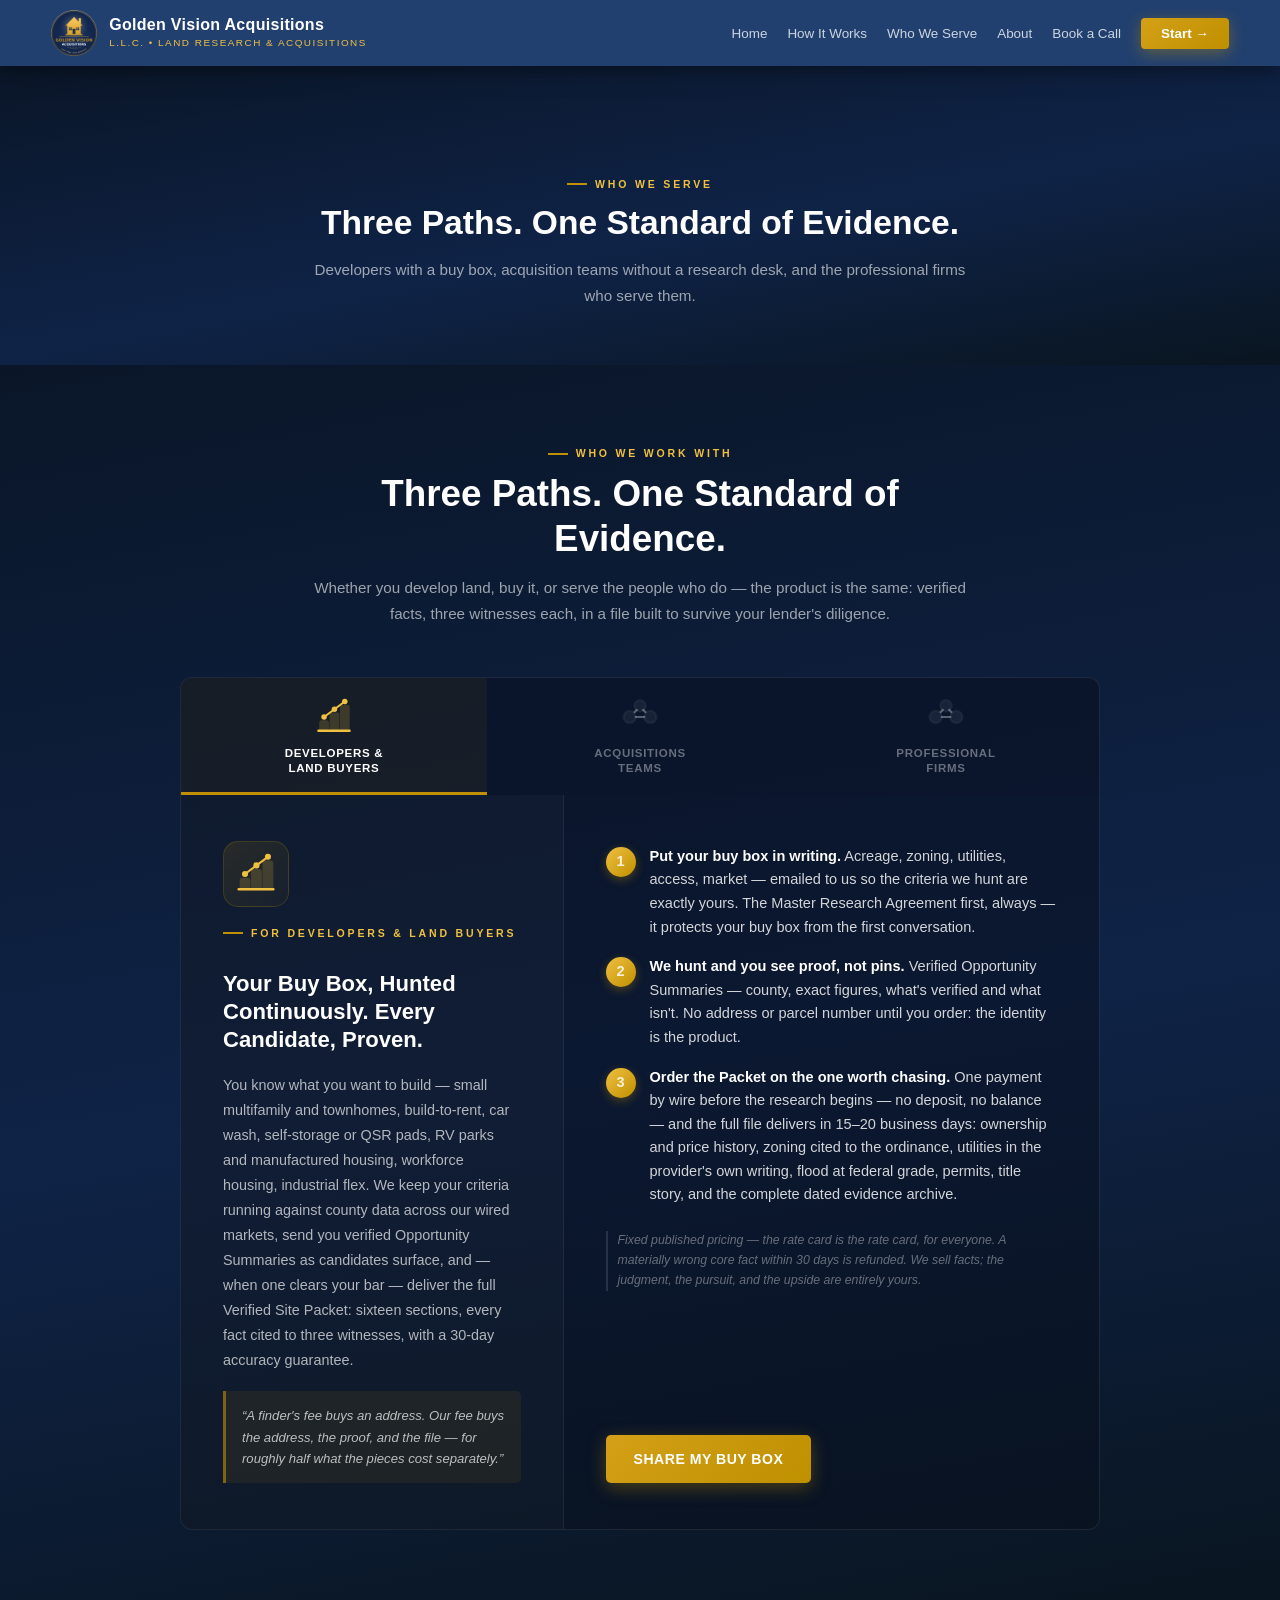
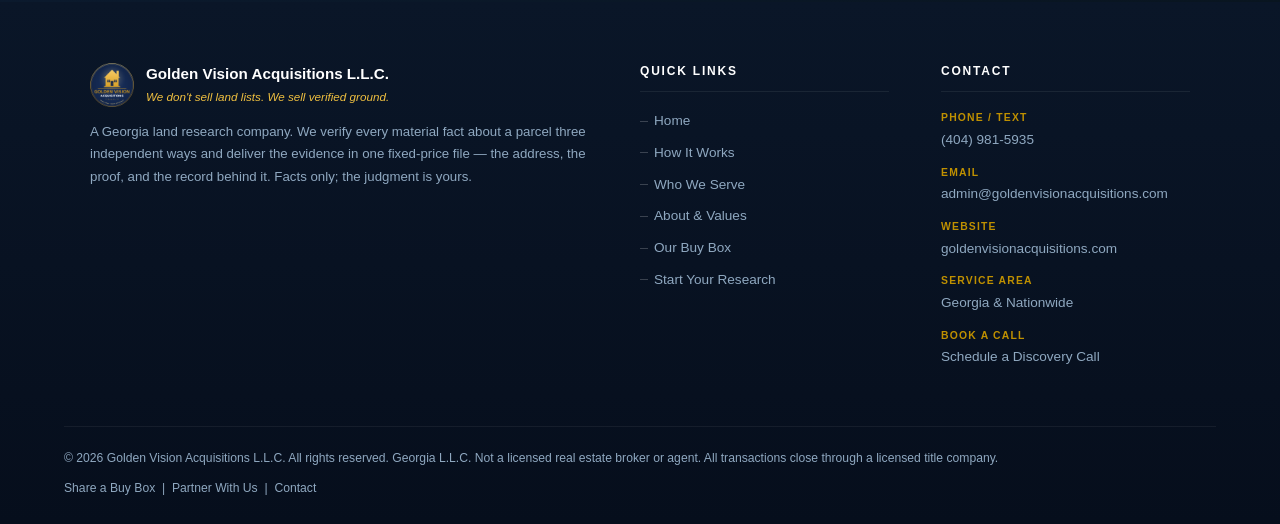
<file: who-we-serve.html>
<!DOCTYPE html>
<html lang="en">
<head>
  <meta charset="UTF-8"/>
  <meta name="viewport" content="width=device-width,initial-scale=1.0"/>
  <meta name="description" content="Verified land research for developers, acquisitions teams, and professional firms."/>
  <title>Who We Serve — Golden Vision Acquisitions</title>
  <meta property="og:title" content="Golden Vision Acquisitions — Verified Land Research"/>
  <meta property="og:description" content="Verified land research for developers: the address, the proof, and the file — three witnesses per fact."/>
  <meta property="og:type" content="website"/>
  <meta property="og:url" content="https://goldenvisionacquisitions.com/"/>
  <meta property="og:image" content="https://goldenvisionacquisitions.com/GVA_Logo.png"/>
  
  
  <link rel="stylesheet" href="style.css">

<!-- ═══ ANALYTICS — activate by replacing the placeholder IDs, then removing the comment markers ═══
     GA4: create a property at analytics.google.com → Admin → Data Streams → Web → copy the G-XXXXXXX id.
     Meta Pixel: Meta Business Suite → Events Manager → Connect Data → Web → copy the 15-digit pixel id.
<script async src="https://www.googletagmanager.com/gtag/js?id=G-REPLACEME"></script>
<script>
  window.dataLayer = window.dataLayer || [];
  function gtag(){dataLayer.push(arguments);}
  gtag('js', new Date());
  gtag('config', 'G-REPLACEME');
</script>
<script>
  !function(f,b,e,v,n,t,s){if(f.fbq)return;n=f.fbq=function(){n.callMethod?
  n.callMethod.apply(n,arguments):n.queue.push(arguments)};if(!f._fbq)f._fbq=n;
  n.push=n;n.loaded=!0;n.version='2.0';n.queue=[];t=b.createElement(e);t.async=!0;
  t.src=v;s=b.getElementsByTagName(e)[0];s.parentNode.insertBefore(t,s)}(window,
  document,'script','https://connect.facebook.net/en_US/fbevents.js');
  fbq('init', 'REPLACE_WITH_PIXEL_ID');
  fbq('track', 'PageView');
</script>
<noscript><img height="1" width="1" style="display:none" src="https://www.facebook.com/tr?id=REPLACE_WITH_PIXEL_ID&ev=PageView&noscript=1"/></noscript>
═══ END ANALYTICS ═══ -->
</head>
<body>
<nav id="mainNav">
  <a href="index.html" class="nav-logo">
    <img src="GVA_Logo.png" width="46" height="46" alt="Golden Vision Acquisitions Logo">
    <div class="logo-text">
      <span class="logo-main">Golden Vision Acquisitions</span>
      <span class="logo-sub">L.L.C. &bull; Land Research &amp; Acquisitions</span>
    </div>
  </a>
    <ul class="nav-links">
    <li><a href="index.html">Home</a></li>
    <li><a href="how-it-works.html">How It Works</a></li>
    <li><a href="who-we-serve.html">Who We Serve</a></li>
    <li><a href="about.html">About</a></li>
    <li><a href="https://calendly.com/admin-goldenvisionacquisitions/gva-discovery-call" target="_blank" rel="noopener">Book a Call</a></li>
    <li><a href="start.html" class="nav-cta">Start &rarr;</a></li>
  </ul>
  <button class="hamburger" id="hamburger" aria-label="Toggle menu"><span></span><span></span><span></span></button>
</nav>
<section class="serve-section" style="padding-top:110px;padding-bottom:6px">
  <div class="serve-header reveal">
    <div class="section-label" style="justify-content:center">Who We Serve</div>
    <h2 class="serve-h2" style="font-size:2.1rem">Three Paths. One Standard of Evidence.</h2>
    <p class="serve-intro">Developers with a buy box, acquisition teams without a research desk, and the professional firms who serve them.</p>
  </div>
</section>
<!-- WHO WE SERVE -->
<section class="serve-section">
  <div class="serve-header reveal">
    <div class="section-label" style="justify-content:center">Who We Work With</div>
    <h2 class="serve-h2">Three Paths. One Standard of Evidence.</h2>
    <p class="serve-intro">Whether you develop land, buy it, or serve the people who do &mdash; the product is the same: verified facts, three witnesses each, in a file built to survive your lender&apos;s diligence.</p>
  </div>

  <!-- Tab Bar -->
  <div class="s-tab-bar" role="tablist">

    <button class="s-tab active" data-tab="developers" role="tab">
      <div class="s-tab-icon"><svg viewBox="0 0 44 44" xmlns="http://www.w3.org/2000/svg" fill="none"><line x1="4" y1="38" x2="40" y2="38" stroke="currentColor" stroke-width="2.8" stroke-linecap="round"/><rect x="6" y="27" width="9" height="11" rx="1.5" fill="currentColor" opacity="0.18" stroke="currentColor" stroke-width="2.3"/><rect x="18" y="18" width="9" height="20" rx="1.5" fill="currentColor" opacity="0.18" stroke="currentColor" stroke-width="2.3"/><rect x="30" y="9" width="9" height="29" rx="1.5" fill="currentColor" opacity="0.18" stroke="currentColor" stroke-width="2.3"/><circle cx="10.5" cy="22" r="3.2" fill="currentColor"/><circle cx="22.5" cy="13" r="3.2" fill="currentColor"/><circle cx="34.5" cy="4" r="3.2" fill="currentColor"/><line x1="10.5" y1="22" x2="34.5" y2="4" stroke="currentColor" stroke-width="2.2"/></svg></div>
      <span class="s-tab-lbl">Developers &amp;<br>Land Buyers</span>
    </button>

    <button class="s-tab" data-tab="teams" role="tab">
      <div class="s-tab-icon"><svg viewBox="0 0 44 44" xmlns="http://www.w3.org/2000/svg" fill="none"><line x1="16" y1="22" x2="28" y2="22" stroke="currentColor" stroke-width="2.5"/><line x1="15" y1="17" x2="19" y2="13" stroke="currentColor" stroke-width="2.5"/><line x1="29" y1="17" x2="25" y2="13" stroke="currentColor" stroke-width="2.5"/><circle cx="10" cy="22" r="7" fill="currentColor" opacity="0.18" stroke="currentColor" stroke-width="2.6"/><circle cx="34" cy="22" r="7" fill="currentColor" opacity="0.18" stroke="currentColor" stroke-width="2.6"/><circle cx="22" cy="9" r="6.5" fill="currentColor" opacity="0.18" stroke="currentColor" stroke-width="2.6"/></svg></div>
      <span class="s-tab-lbl">Acquisitions<br>Teams</span>
    </button>

    <button class="s-tab" data-tab="firms" role="tab">
      <div class="s-tab-icon"><svg viewBox="0 0 44 44" xmlns="http://www.w3.org/2000/svg" fill="none"><line x1="16" y1="22" x2="28" y2="22" stroke="currentColor" stroke-width="2.5"/><line x1="15" y1="17" x2="19" y2="13" stroke="currentColor" stroke-width="2.5"/><line x1="29" y1="17" x2="25" y2="13" stroke="currentColor" stroke-width="2.5"/><circle cx="10" cy="22" r="7" fill="currentColor" opacity="0.18" stroke="currentColor" stroke-width="2.6"/><circle cx="34" cy="22" r="7" fill="currentColor" opacity="0.18" stroke="currentColor" stroke-width="2.6"/><circle cx="22" cy="9" r="6.5" fill="currentColor" opacity="0.18" stroke="currentColor" stroke-width="2.6"/></svg></div>
      <span class="s-tab-lbl">Professional<br>Firms</span>
    </button>

  </div>

  <!-- Tab Panels -->
  <div class="s-panels-wrap">

    <!-- DEVELOPERS -->
    <div id="developers" class="s-panel active">
      <div class="s-panel-left">
        <div class="s-icon-xl"><svg viewBox="0 0 44 44" width="80" height="80" xmlns="http://www.w3.org/2000/svg" fill="none"><line x1="4" y1="38" x2="40" y2="38" stroke="currentColor" stroke-width="2.8" stroke-linecap="round"/><rect x="6" y="27" width="9" height="11" rx="1.5" fill="currentColor" opacity="0.18" stroke="currentColor" stroke-width="2.3"/><rect x="18" y="18" width="9" height="20" rx="1.5" fill="currentColor" opacity="0.18" stroke="currentColor" stroke-width="2.3"/><rect x="30" y="9" width="9" height="29" rx="1.5" fill="currentColor" opacity="0.18" stroke="currentColor" stroke-width="2.3"/><circle cx="10.5" cy="22" r="3.2" fill="currentColor"/><circle cx="22.5" cy="13" r="3.2" fill="currentColor"/><circle cx="34.5" cy="4" r="3.2" fill="currentColor"/><line x1="10.5" y1="22" x2="34.5" y2="4" stroke="currentColor" stroke-width="2.2"/></svg></div>
        <div class="section-label">For Developers &amp; Land Buyers</div>
        <h3 class="s-panel-h">Your Buy Box, Hunted Continuously. Every Candidate, Proven.</h3>
        <p class="s-panel-desc">You know what you want to build &mdash; small multifamily and townhomes, build-to-rent, car wash, self-storage or QSR pads, RV parks and manufactured housing, workforce housing, industrial flex. We keep your criteria running against county data across our wired markets, send you verified Opportunity Summaries as candidates surface, and &mdash; when one clears your bar &mdash; deliver the full Verified Site Packet: sixteen sections, every fact cited to three witnesses, with a 30-day accuracy guarantee.</p>
        <div class="s-callout">&ldquo;A finder&apos;s fee buys an address. Our fee buys the address, the proof, and the file &mdash; for roughly half what the pieces cost separately.&rdquo;</div>
      </div>
      <div class="s-panel-right">
        <ul class="steps">
          <li><div class="step-num">1</div><div><strong>Put your buy box in writing.</strong> Acreage, zoning, utilities, access, market &mdash; emailed to us so the criteria we hunt are exactly yours. The Master Research Agreement first, always &mdash; it protects your buy box from the first conversation.</div></li>
          <li><div class="step-num">2</div><div><strong>We hunt and you see proof, not pins.</strong> Verified Opportunity Summaries &mdash; county, exact figures, what&apos;s verified and what isn&apos;t. No address or parcel number until you order: the identity is the product.</div></li>
          <li><div class="step-num">3</div><div><strong>Order the Packet on the one worth chasing.</strong> One payment by wire before the research begins &mdash; no deposit, no balance &mdash; and the full file delivers in 15&ndash;20 business days: ownership and price history, zoning cited to the ordinance, utilities in the provider&apos;s own writing, flood at federal grade, permits, title story, and the complete dated evidence archive.</div></li>
        </ul>
        <p class="note-text">Fixed published pricing &mdash; the rate card is the rate card, for everyone. A materially wrong core fact within 30 days is refunded. We sell facts; the judgment, the pursuit, and the upside are entirely yours.</p>
        <a href="start.html" class="btn-panel">Share My Buy Box</a>
      </div>
    </div>

    <!-- FIRMS -->
    <div id="firms" class="s-panel">
      <div class="s-panel-left">
        <div class="s-icon-xl"><svg viewBox="0 0 44 44" width="80" height="80" xmlns="http://www.w3.org/2000/svg" fill="none"><line x1="16" y1="22" x2="28" y2="22" stroke="currentColor" stroke-width="2.5"/><line x1="15" y1="17" x2="19" y2="13" stroke="currentColor" stroke-width="2.5"/><line x1="29" y1="17" x2="25" y2="13" stroke="currentColor" stroke-width="2.5"/><circle cx="10" cy="22" r="7" fill="currentColor" opacity="0.18" stroke="currentColor" stroke-width="2.6"/><circle cx="34" cy="22" r="7" fill="currentColor" opacity="0.18" stroke="currentColor" stroke-width="2.6"/><circle cx="22" cy="9" r="6.5" fill="currentColor" opacity="0.18" stroke="currentColor" stroke-width="2.6"/></svg></div>
        <div class="section-label">For Professional Firms</div>
        <h3 class="s-panel-h">White-Label Research Under Your Brand</h3>
        <p class="s-panel-desc">Permit expediters, engineering firms, surveyors, and land-use attorneys: your clients ask you land questions every week that deserve a verified answer. We do the research to our published evidence standard; it delivers under your brand, and your client relationship stays entirely yours.</p>
        <div class="s-callout">&ldquo;Your name on the cover. Three witnesses behind every fact. Your client never leaves your hands.&rdquo;</div>
      </div>
      <div class="s-panel-right">
        <ul class="steps">
          <li><div class="step-num">1</div><div><strong>Tell us what your practice needs.</strong> One-off parcel verifications, recurring overflow research, or a standing desk behind your due-diligence work.</div></li>
          <li><div class="step-num">2</div><div><strong>We research to the same standard we publish.</strong> Every fact triple-witnessed, dated, and filed &mdash; the same Packet discipline, delivered in your format where needed.</div></li>
          <li><div class="step-num">3</div><div><strong>You deliver, we stay invisible.</strong> Partner pricing below the public rate card; confidentiality both directions, in writing.</div></li>
        </ul>
        <p class="note-text">We are researchers, not competitors &mdash; we don&apos;t stamp drawings, practice law, or take listings, so the professional work stays where it belongs: with you.</p>
        <a href="start.html" class="btn-panel">Discuss a Partnership</a>
      </div>
    </div>

    <!-- ACQUISITIONS TEAMS -->
    <div id="teams" class="s-panel">
      <div class="s-panel-left">
        <div class="s-icon-xl"><svg viewBox="0 0 44 44" width="80" height="80" xmlns="http://www.w3.org/2000/svg" fill="none"><line x1="16" y1="22" x2="28" y2="22" stroke="currentColor" stroke-width="2.5"/><line x1="15" y1="17" x2="19" y2="13" stroke="currentColor" stroke-width="2.5"/><line x1="29" y1="17" x2="25" y2="13" stroke="currentColor" stroke-width="2.5"/><circle cx="10" cy="22" r="7" fill="currentColor" opacity="0.18" stroke="currentColor" stroke-width="2.6"/><circle cx="34" cy="22" r="7" fill="currentColor" opacity="0.18" stroke="currentColor" stroke-width="2.6"/><circle cx="22" cy="9" r="6.5" fill="currentColor" opacity="0.18" stroke="currentColor" stroke-width="2.6"/></svg></div>
        <div class="section-label">For Acquisitions Teams</div>
        <h3 class="s-panel-h">Your Pipeline, Fed and Proven &mdash; Without Adding Headcount</h3>
        <p class="s-panel-desc">Build-to-rent operators, land funds, and investment companies: your own underwriting says it takes eight to ten real candidates to close one deal. We keep that funnel full &mdash; your criteria running continuously against county data &mdash; and put verified proof behind the candidates your team shortlists, so your analysts underwrite instead of chasing records.</p>
        <div class="s-callout">&ldquo;Your team&apos;s hours belong on the deals. The deed room, the zoning ordinance, and the utility desk are ours.&rdquo;</div>
      </div>
      <div class="s-panel-right">
        <ul class="steps">
          <li><div class="step-num">1</div><div><strong>Your acquisition criteria, in writing.</strong> Markets, product type, acreage, utilities, entitlement posture &mdash; one email defines the hunt. The Master Research Agreement first &mdash; confidentiality both directions.</div></li>
          <li><div class="step-num">2</div><div><strong>A standing research desk, without the salary.</strong> On retainer, your buy box runs continuously &mdash; verified Opportunity Summaries flow to your team with first look on matching candidates, at a flat monthly fee a fraction of an analyst&apos;s cost.</div></li>
          <li><div class="step-num">3</div><div><strong>Full verification on demand, priced by the pack.</strong> Multiple parcels in one county on one order share the county-level work &mdash; and the discount reflects exactly that shared cost, published on the rate card. Every Packet: 15&ndash;20 business days, 30-day accuracy guarantee.</div></li>
        </ul>
        <p class="note-text">Fee-for-research only &mdash; never a commission, never a cut of your deal, never a competing bid. We research; you acquire. The line never blurs.</p>
        <a href="start.html" class="btn-panel">Discuss a Research Desk</a>
      </div>
    </div>

  </div>
</section>


<footer>
  <div class="footer-grid">
    <div class="footer-brand">
      <div class="footer-brand-top">
        <img src="GVA_Logo.png" width="44" height="44" alt="Golden Vision Acquisitions Logo">
        <div><div class="fb-name">Golden Vision Acquisitions L.L.C.</div><div class="fb-tag">We don&apos;t sell land lists. We sell verified ground.</div></div>
      </div>
      <p class="fb-desc">A Georgia land research company. We verify every material fact about a parcel three independent ways and deliver the evidence in one fixed-price file — the address, the proof, and the record behind it. Facts only; the judgment is yours.</p>
      <div class="footer-social">
        <!-- Social icons coming soon -->
      </div>
    </div>
    <div class="footer-col">
      <h4>Quick Links</h4>
      <ul>
        <li><a href="index.html">Home</a></li>
        <li><a href="how-it-works.html">How It Works</a></li>
        <li><a href="who-we-serve.html">Who We Serve</a></li>
        <li><a href="about.html">About &amp; Values</a></li>
        <li><a href="buy-box.html">Our Buy Box</a></li>
        <li><a href="start.html">Start Your Research</a></li>
      </ul>
    </div>
    <div class="footer-col">
      <h4>Contact</h4>
      <div class="contact-item"><span>Phone / Text</span><a href="tel:+14049815935">(404) 981-5935</a></div>
      <div class="contact-item"><span>Email</span><a href="mailto:admin@goldenvisionacquisitions.com">admin@goldenvisionacquisitions.com</a></div>
      <div class="contact-item"><span>Website</span><a href="https://goldenvisionacquisitions.com">goldenvisionacquisitions.com</a></div>
      <div class="contact-item"><span>Service Area</span><a href="#contact">Georgia &amp; Nationwide</a></div>
      <div class="contact-item"><span>Book a Call</span><a href="https://calendly.com/admin-goldenvisionacquisitions/gva-discovery-call" target="_blank" rel="noopener">Schedule a Discovery Call</a></div>
    </div>
  </div>
  <div class="footer-bottom">
    <span>&copy; 2026 Golden Vision Acquisitions L.L.C. All rights reserved. Georgia L.L.C. Not a licensed real estate broker or agent. All transactions close through a licensed title company.</span>
    <span><a href="#developers">Share a Buy Box</a> &nbsp;|&nbsp; <a href="#firms">Partner With Us</a> &nbsp;|&nbsp; <a href="#contact">Contact</a></span>
  </div>
</footer>
<script src="script.js"></script>
<script>
(function(){if(!window.chatbase||window.chatbase("getState")!=="initialized"){window.chatbase=(...arguments)=>{if(!window.chatbase.q){window.chatbase.q=[]}window.chatbase.q.push(arguments)};window.chatbase=new Proxy(window.chatbase,{get(target,prop){if(prop==="q"){return target.q}return(...args)=>target(prop,...args)}})}const onLoad=function(){const script=document.createElement("script");script.src="https://www.chatbase.co/embed.min.js";script.id="sbR2Uz7d1_KB-Hcc3Z8Zj";script.domain="www.chatbase.co";document.body.appendChild(script)};if(document.readyState==="complete"){onLoad()}else{window.addEventListener("load",onLoad)}})();
</script>
</body>
</html>
</file>
<file: style.css>
*{margin:0;padding:0;box-sizing:border-box}
    :root{--navy:#1B3A6B;--teal:#2E75B6;--gold:#BF9000;--gold-lt:#f0c040;--dark:#0f2347;--slate:#1a4060;--white:#fff;--lgray:#F5F7FA;--mgray:#E8ECF0;--text:#222;--muted:#666}
    body{font-family:'Segoe UI',Arial,sans-serif;color:var(--text);line-height:1.6;overflow-x:hidden}

    /* ---- KEYFRAMES ---- */
    @keyframes gradientShift{0%,100%{background-position:0% 50%}50%{background-position:100% 50%}}
    @keyframes fadeInUp{from{opacity:0;transform:translateY(36px)}to{opacity:1;transform:translateY(0)}}
    @keyframes float{0%,100%{transform:translateY(0) scale(1)}50%{transform:translateY(-20px) scale(1.05)}}
    @keyframes shimmer{0%{background-position:-200% center}100%{background-position:200% center}}
    @keyframes ticker{0%{transform:translateX(0)}100%{transform:translateX(-50%)}}
    @keyframes pulseGlow{0%,100%{box-shadow:0 0 0 0 rgba(191,144,0,.45)}70%{box-shadow:0 0 0 9px rgba(191,144,0,0)}}
    @keyframes navReveal{from{opacity:0;transform:translateY(-100%)}to{opacity:1;transform:translateY(0)}}
    @keyframes badgePulse{0%,100%{box-shadow:0 0 0 0 rgba(191,144,0,.3)}60%{box-shadow:0 0 0 8px rgba(191,144,0,0)}}
    @keyframes spin{to{transform:rotate(360deg)}}

    /* ---- NAV ---- */
    nav{background:rgba(27,58,107,.97);padding:0 4%;display:flex;align-items:center;justify-content:space-between;position:sticky;top:0;z-index:100;box-shadow:0 2px 20px rgba(0,0,0,.5);backdrop-filter:blur(12px);transition:background .3s,box-shadow .3s;animation:navReveal .5s ease both}
    nav.scrolled{background:rgba(15,35,71,.97);box-shadow:0 4px 30px rgba(0,0,0,.6)}
    .nav-logo{display:flex;align-items:center;gap:12px;padding:10px 0;text-decoration:none}
    .logo-text .logo-main{display:block;font-size:1rem;font-weight:800;color:#fff;letter-spacing:.3px;line-height:1.2}
    .logo-text .logo-sub{display:block;font-size:.62rem;color:var(--gold-lt);letter-spacing:1.5px;text-transform:uppercase}
    .nav-links{display:flex;gap:20px;list-style:none;align-items:center}
    .nav-links a{color:#CBD5E0;text-decoration:none;font-size:.84rem;font-weight:500;transition:color .2s;white-space:nowrap;position:relative}
    .nav-links a::after{content:'';position:absolute;bottom:-3px;left:0;width:0;height:2px;background:var(--gold);transition:width .2s}
    .nav-links a:hover{color:#fff}.nav-links a:hover::after{width:100%}
    .nav-cta{background:linear-gradient(135deg,#d4a017,#BF9000)!important;color:#fff!important;padding:8px 20px;border-radius:4px;font-weight:700!important;box-shadow:0 4px 15px rgba(191,144,0,.4);animation:pulseGlow 2.5s ease infinite}
    .nav-cta:hover{background:linear-gradient(135deg,#e0b828,#c89800)!important;box-shadow:0 6px 20px rgba(191,144,0,.6);transform:translateY(-1px)}
    .nav-cta::after{display:none!important}
    @media(max-width:680px){.nav-links{display:none}}

    /* ---- HERO ---- */
    .hero{background:linear-gradient(-45deg,#08112a,#1B3A6B,#0f2347,#0d2a5a,#1a4060);background-size:400% 400%;animation:gradientShift 10s ease infinite;color:#fff;padding:96px 5% 80px;text-align:center;position:relative;overflow:hidden;min-height:480px;display:flex;align-items:center;justify-content:center}
    .hero::before{content:'';position:absolute;inset:0;background-image:radial-gradient(rgba(255,255,255,.035) 1px,transparent 1px);background-size:34px 34px;pointer-events:none}
    .hero-glow{position:absolute;width:600px;height:600px;border-radius:50%;background:radial-gradient(circle,rgba(46,117,182,.18) 0%,transparent 70%);top:50%;left:50%;transform:translate(-50%,-50%);pointer-events:none}
    .particle{position:absolute;border-radius:50%;background:var(--gold);pointer-events:none;animation:float ease-in-out infinite}
    .p1{width:8px;height:8px;left:12%;top:22%;opacity:.35;animation-duration:7s;animation-delay:0s}
    .p2{width:5px;height:5px;left:78%;top:18%;opacity:.25;animation-duration:5.5s;animation-delay:1.2s}
    .p3{width:10px;height:10px;left:87%;top:68%;opacity:.2;animation-duration:9s;animation-delay:.4s}
    .p4{width:4px;height:4px;left:28%;top:78%;opacity:.3;animation-duration:6.5s;animation-delay:2s}
    .p5{width:7px;height:7px;left:55%;top:12%;opacity:.28;animation-duration:8s;animation-delay:.9s}
    .p6{width:6px;height:6px;left:4%;top:62%;opacity:.2;animation-duration:7.5s;animation-delay:3s}
    .p7{width:12px;height:12px;left:92%;top:38%;opacity:.15;animation-duration:10s;animation-delay:1.8s}
    .p8{width:5px;height:5px;left:42%;top:88%;opacity:.25;animation-duration:6s;animation-delay:.6s}
    .hero-inner{position:relative;z-index:1;max-width:800px;width:100%}
    .hero-badge{display:inline-block;background:rgba(191,144,0,.14);color:var(--gold-lt);border:1px solid rgba(191,144,0,.35);font-size:.7rem;font-weight:700;letter-spacing:2.5px;text-transform:uppercase;padding:7px 24px;border-radius:30px;margin-bottom:24px;animation:fadeInUp .7s ease .1s both,badgePulse 3s ease 1s infinite}
    .hero h1{font-size:clamp(2.4rem,6vw,3.8rem);font-weight:900;line-height:1.08;margin-bottom:20px;animation:fadeInUp .7s ease .3s both;letter-spacing:-1px}
    .gold-word{background:linear-gradient(135deg,var(--gold-lt) 0%,var(--gold) 40%,var(--gold-lt) 60%,#c89000 100%);background-size:200% auto;-webkit-background-clip:text;-webkit-text-fill-color:transparent;background-clip:text;animation:shimmer 3.5s linear infinite}
    .hero-sub{font-size:1.06rem;color:#A8C0D8;max-width:580px;margin:0 auto 38px;line-height:1.7;animation:fadeInUp .7s ease .5s both}
    .hero-buttons{display:flex;gap:14px;justify-content:center;flex-wrap:wrap;animation:fadeInUp .7s ease .7s both}
    .btn-hero{display:inline-block;padding:13px 28px;border-radius:5px;font-size:.86rem;font-weight:700;text-decoration:none;transition:all .25s;border:2px solid transparent;text-transform:uppercase;letter-spacing:.6px}
    .btn-hp{background:linear-gradient(135deg,#d4a017,#BF9000);color:#fff;box-shadow:0 5px 18px rgba(191,144,0,.4);border:none}
    .btn-hp:hover{background:linear-gradient(135deg,#e0b828,#c89800);box-shadow:0 9px 28px rgba(191,144,0,.55);transform:translateY(-3px)}
    .btn-ho{background:#fff;color:#1B3A6B;border-color:#fff}
    .btn-ho:hover{background:#fdeea3;border-color:#fdeea3;color:#1B3A6B;transform:translateY(-2px);box-shadow:0 6px 20px rgba(0,0,0,.18)}
    .hero-tagline{margin-top:34px;font-size:.72rem;letter-spacing:2.5px;color:rgba(255,255,255,.28);text-transform:uppercase;animation:fadeInUp .7s ease .9s both}

    /* ---- TRUST TICKER ---- */
    .trust-ticker-wrap{background:var(--dark);overflow:hidden;border-top:1px solid rgba(255,255,255,.07);border-bottom:1px solid rgba(255,255,255,.06);padding:0}
    .trust-ticker{display:flex;width:max-content;animation:ticker 28s linear infinite}
    .trust-ticker:hover{animation-play-state:paused}
    .ticker-item{display:flex;align-items:center;gap:12px;padding:18px 44px;border-right:1px solid rgba(255,255,255,.06);flex-shrink:0;cursor:default}
    .ticker-item .t-num{font-size:1.5rem;font-weight:900;color:var(--gold-lt);line-height:1}
    .ticker-item .t-label{font-size:.68rem;color:#8FA8C0;letter-spacing:1.2px;text-transform:uppercase;line-height:1.3}
    .ticker-dot{width:5px;height:5px;border-radius:50%;background:var(--gold);opacity:.35;flex-shrink:0}

    /* ---- WHO WE SERVE (tabbed) ---- */
    .serve-section{background:linear-gradient(170deg,#0a1628 0%,#0f2347 55%,#091520 100%);padding:80px 5% 72px}
    .serve-header{text-align:center;max-width:680px;margin:0 auto 50px}
    .serve-h2{font-size:clamp(1.7rem,3vw,2.3rem);font-weight:800;color:#fff;margin-bottom:14px;line-height:1.2}
    .serve-intro{font-size:.95rem;color:rgba(255,255,255,.6);line-height:1.72}

    /* Tab bar */
    .s-tab-bar{scroll-margin-top:84px;display:flex;max-width:920px;margin:0 auto;background:rgba(10,18,38,.7);border:1px solid rgba(255,255,255,.09);border-bottom:none;border-radius:12px 12px 0 0;overflow:hidden}
    @media(max-width:620px){.s-tab-bar{flex-wrap:wrap}}
    .s-tab{flex:1;display:flex;flex-direction:column;align-items:center;gap:10px;padding:20px 10px 16px;background:transparent;border:none;border-bottom:3px solid transparent;cursor:pointer;color:rgba(255,255,255,.38);font-family:'Segoe UI',Arial,sans-serif;font-size:.72rem;font-weight:700;letter-spacing:.7px;text-transform:uppercase;transition:all .22s;line-height:1.35;text-align:center}
    @media(max-width:620px){.s-tab{flex:1 1 50%;padding:16px 8px 13px;font-size:.68rem}}
    .s-tab:hover{color:rgba(255,255,255,.75);background:rgba(255,255,255,.03)}
    .s-tab.active{color:#fff;background:rgba(191,144,0,.07);border-bottom-color:var(--gold)}
    .s-tab-icon{width:38px;height:38px;display:flex;align-items:center;justify-content:center;color:rgba(255,255,255,.32);transition:color .22s}
    .s-tab.active .s-tab-icon{color:var(--gold-lt)}
    .s-tab-icon svg{width:38px;height:38px}
    .s-tab-lbl{line-height:1.3}

    /* Panels */
    .s-panels-wrap{max-width:920px;margin:0 auto;background:rgba(8,14,28,.5);border:1px solid rgba(255,255,255,.09);border-top:none;border-radius:0 0 12px 12px;overflow:hidden}
    .s-panel{display:none;grid-template-columns:1fr 1.4fr}
    .s-panel.active{display:grid}
    @media(max-width:740px){.s-panel.active{grid-template-columns:1fr}}
    .s-panel-left{padding:46px 42px;background:rgba(255,255,255,.018);border-right:1px solid rgba(255,255,255,.07);display:flex;flex-direction:column;gap:18px}
    .s-panel-right{padding:46px 42px;display:flex;flex-direction:column}
    @media(max-width:740px){.s-panel-left{border-right:none;border-bottom:1px solid rgba(255,255,255,.07)}}
    @media(max-width:500px){.s-panel-left,.s-panel-right{padding:30px 22px}}

    .s-icon-xl{width:66px;height:66px;border-radius:15px;background:linear-gradient(135deg,rgba(191,144,0,.14),rgba(191,144,0,.04));border:1px solid rgba(191,144,0,.22);display:flex;align-items:center;justify-content:center;color:var(--gold-lt);flex-shrink:0}
    .s-icon-xl svg{width:42px;height:42px}
    .s-panel-h{font-size:clamp(1.1rem,2.1vw,1.38rem);font-weight:800;color:#fff;line-height:1.28;margin:0}
    .s-panel-desc{font-size:.9rem;color:rgba(255,255,255,.68);line-height:1.74;margin:0}
    .s-callout{background:rgba(191,144,0,.09);border-left:3px solid rgba(191,144,0,.6);padding:14px 16px;border-radius:0 5px 5px 0;font-size:.82rem;color:rgba(255,255,255,.7);line-height:1.62;font-style:italic;margin-top:auto}

    .section-label{font-size:.66rem;letter-spacing:2.8px;text-transform:uppercase;color:var(--gold-lt);margin-bottom:10px;font-weight:700;display:flex;align-items:center;gap:8px}
    .section-label::before{content:'';display:block;width:20px;height:2px;background:var(--gold)}
    .steps{list-style:none;margin-bottom:24px;margin-top:4px;display:flex;flex-direction:column;gap:16px}
    .steps li{display:flex;gap:14px;align-items:flex-start}
    .step-num{width:30px;height:30px;background:linear-gradient(135deg,var(--gold-lt),var(--gold));color:#1a1a00;border-radius:50%;font-size:.78rem;font-weight:900;display:flex;align-items:center;justify-content:center;flex-shrink:0;margin-top:2px;box-shadow:0 3px 10px rgba(191,144,0,.35)}
    .steps li div{font-size:.91rem;color:rgba(255,255,255,.82);line-height:1.62}
    .steps li strong{color:#fff;font-weight:700}
    .note-text{font-size:.77rem;color:rgba(255,255,255,.38);margin-bottom:24px;line-height:1.62;font-style:italic;border-left:2px solid rgba(255,255,255,.12);padding-left:10px}
    .btn-panel{display:inline-block;background:linear-gradient(135deg,#d4a017,#BF9000);color:#fff;padding:13px 28px;border-radius:5px;font-size:.88rem;font-weight:700;text-decoration:none;transition:all .25s;margin-top:auto;text-transform:uppercase;letter-spacing:.5px;box-shadow:0 5px 18px rgba(191,144,0,.35);border:none;cursor:pointer;align-self:flex-start}
    .btn-panel:hover{background:linear-gradient(135deg,#e0b828,#c89800);box-shadow:0 9px 28px rgba(191,144,0,.5);transform:translateY(-2px)}

    /* ---- SCROLL REVEAL ---- */
    .reveal{opacity:0;transform:translateY(36px);transition:opacity .7s ease,transform .7s ease}
    .reveal.visible{opacity:1;transform:translateY(0)}
    .reveal-d1{transition-delay:.1s}.reveal-d2{transition-delay:.2s}.reveal-d3{transition-delay:.3s}.reveal-d4{transition-delay:.4s}

    /* ---- ABOUT ---- */
    #about{padding:88px 5%;background:var(--lgray)}
    .about-grid{max-width:860px;margin:0 auto}
    .about-text .section-label{color:var(--teal)}
    .about-text .section-label::before{background:var(--teal)}
    .about-text h2{font-size:clamp(1.5rem,3vw,2rem);font-weight:800;color:var(--navy);margin-bottom:18px;line-height:1.28}
    .about-text p{color:var(--muted);margin-bottom:14px;line-height:1.78;font-size:.96rem}
    .about-values{display:flex;flex-direction:column;gap:14px}
    .value-card{background:#fff;border-left:4px solid var(--gold);padding:18px 22px;border-radius:0 8px 8px 0;box-shadow:0 2px 12px rgba(0,0,0,.06);transition:all .25s ease}
    .value-card:hover{transform:translateX(4px);box-shadow:0 6px 20px rgba(0,0,0,.1);border-left-width:6px}
    .v-title{font-size:.92rem;font-weight:800;color:var(--navy);margin-bottom:4px}
    .v-body{font-size:.84rem;color:var(--muted);line-height:1.56}

    /* ---- VALUES ---- */
    #values{background:#fff;padding:0}
    .values-header{background:linear-gradient(135deg,var(--navy) 0%,var(--dark) 100%);text-align:center;padding:72px 5% 68px;position:relative;overflow:hidden}
    .values-header::before{content:'';position:absolute;inset:0;background-image:radial-gradient(rgba(255,255,255,.025) 1px,transparent 1px);background-size:28px 28px;pointer-events:none}
    .values-header h2{font-size:clamp(1.7rem,3.2vw,2.3rem);font-weight:900;color:#fff;margin-bottom:14px;position:relative}
    .values-header .tagline{font-size:1rem;color:var(--gold-lt);letter-spacing:1px;font-style:italic;position:relative}
    .values-grid-2x2{display:grid;grid-template-columns:1fr 1fr;gap:2px;background:var(--mgray)}
    @media(max-width:680px){.values-grid-2x2{grid-template-columns:1fr}}
    .value-block{background:#fff;padding:52px 44px;transition:all .3s ease;border-top:3px solid transparent;position:relative;overflow:hidden}
    .value-block::after{content:'';position:absolute;inset:0;background:linear-gradient(135deg,rgba(191,144,0,.04),transparent);opacity:0;transition:opacity .3s;pointer-events:none}
    .value-block:hover{border-top-color:var(--gold);box-shadow:0 14px 44px rgba(0,0,0,.09);transform:translateY(-5px);z-index:1}
    .value-block:hover::after{opacity:1}
    .v-icon-wrap{width:56px;height:56px;border-radius:14px;background:linear-gradient(135deg,rgba(27,58,107,.07),rgba(27,58,107,.03));border:1px solid rgba(27,58,107,.12);display:flex;align-items:center;justify-content:center;margin-bottom:18px;transition:all .3s}
    .v-icon-wrap svg{width:28px;height:28px;stroke:var(--navy);fill:none;stroke-linecap:round;stroke-linejoin:round;transition:stroke .3s}
    .value-block:hover .v-icon-wrap{background:linear-gradient(135deg,rgba(191,144,0,.13),rgba(191,144,0,.04));border-color:rgba(191,144,0,.28)}
    .value-block:hover .v-icon-wrap svg{stroke:var(--gold)}
    .we-are{display:block;font-size:.63rem;letter-spacing:3px;text-transform:uppercase;color:var(--teal);margin-bottom:7px;font-weight:700}
    .value-block h3{font-size:1.45rem;font-weight:900;color:var(--navy);margin-bottom:14px;line-height:1.18}
    .value-block p{color:var(--muted);font-size:.95rem;line-height:1.78;margin-bottom:16px}
    .v-proof{font-size:.82rem;color:var(--teal);font-weight:600;display:flex;align-items:center;gap:6px}
    .v-proof::before{content:'';display:inline-block;width:16px;height:2px;background:var(--teal);flex-shrink:0}
    .values-promise{background:var(--lgray);text-align:center;padding:44px 5%;border-top:1px solid var(--mgray)}
    .values-promise p{font-size:.97rem;color:var(--muted);max-width:680px;margin:0 auto;line-height:1.78}
    @media(max-width:480px){.value-block{padding:36px 24px}}

    /* ---- CONTACT ---- */
    #contact{padding:88px 5%;background:var(--lgray)}
    .contact-top{max-width:900px;margin:0 auto 52px;text-align:center}
    .contact-top .section-label{justify-content:center;color:var(--teal);display:flex}
    .contact-top .section-label::before{background:var(--teal)}
    .contact-top h2{font-size:clamp(1.5rem,3vw,2rem);font-weight:800;color:var(--navy);margin:10px 0}
    .contact-top p{color:var(--muted);font-size:.97rem}
    .contact-info-bar{max-width:900px;margin:0 auto 34px;display:flex;justify-content:center;gap:24px;flex-wrap:wrap}
    .ci-item{display:flex;align-items:center;gap:12px;background:#fff;padding:14px 20px;border-radius:8px;box-shadow:0 2px 12px rgba(0,0,0,.07);transition:all .25s}
    .ci-item:hover{transform:translateY(-2px);box-shadow:0 6px 20px rgba(0,0,0,.1)}
    .ci-icon{width:40px;height:40px;background:linear-gradient(135deg,var(--navy),var(--slate));border-radius:10px;display:flex;align-items:center;justify-content:center;font-size:1rem;flex-shrink:0;color:#fff;box-shadow:0 3px 10px rgba(27,58,107,.3)}
    .ci-text{line-height:1.3}
    .ci-label{font-size:.65rem;color:var(--muted);letter-spacing:1px;text-transform:uppercase;font-weight:700}
    .ci-value{font-size:.92rem;color:var(--navy);font-weight:700}
    .ci-value a{color:var(--navy);text-decoration:none}
    .ci-value a:hover{color:var(--teal)}
    .social-row{display:flex;justify-content:center;gap:12px;margin-bottom:44px;flex-wrap:wrap}
    .soc-link{display:flex;align-items:center;gap:8px;background:#fff;border:1.5px solid var(--mgray);padding:10px 20px;border-radius:6px;text-decoration:none;font-size:.84rem;font-weight:700;color:var(--navy);transition:all .25s;box-shadow:0 2px 8px rgba(0,0,0,.06)}
    .soc-link:hover{border-color:var(--teal);color:var(--teal);transform:translateY(-2px);box-shadow:0 6px 18px rgba(46,117,182,.15)}
    .book-card{max-width:900px;margin:0 auto 52px;background:linear-gradient(135deg,var(--navy) 0%,var(--dark) 100%);border-radius:12px;padding:30px 38px;display:flex;align-items:center;justify-content:space-between;gap:24px;flex-wrap:wrap;box-shadow:0 8px 30px rgba(15,35,71,.35);position:relative;overflow:hidden}
    .book-card::before{content:'';position:absolute;inset:0;background-image:radial-gradient(rgba(255,255,255,.025) 1px,transparent 1px);background-size:24px 24px;pointer-events:none}
    .book-card-text h3{color:#fff;font-size:1.1rem;font-weight:800;margin-bottom:6px;position:relative}
    .book-card-text p{color:rgba(255,255,255,.68);font-size:.88rem;position:relative}
    .btn-book{display:inline-block;background:linear-gradient(135deg,#d4a017,#BF9000);color:#fff;padding:13px 30px;border-radius:6px;font-size:.92rem;font-weight:700;text-decoration:none;white-space:nowrap;transition:all .25s;box-shadow:0 5px 18px rgba(191,144,0,.4);text-transform:uppercase;letter-spacing:.5px;position:relative}
    .btn-book:hover{background:linear-gradient(135deg,#e0b828,#c89800);box-shadow:0 9px 28px rgba(191,144,0,.55);transform:translateY(-2px)}
    .form-tabs-wrap{max-width:900px;margin:0 auto}
    .form-tabs{display:flex;border-bottom:2px solid var(--mgray);background:#fff;border-radius:8px 8px 0 0;overflow:hidden}
    .form-tab{padding:14px 20px;cursor:pointer;font-size:.87rem;font-weight:700;color:var(--muted);border-bottom:3px solid transparent;margin-bottom:-2px;transition:all .2s;user-select:none;flex:1;text-align:center;display:flex;align-items:center;justify-content:center;gap:8px}
    .form-tab svg{width:18px;height:18px;flex-shrink:0;stroke:currentColor;fill:none;stroke-linecap:round;stroke-linejoin:round;transition:stroke .2s}
    .form-tab:hover{color:var(--navy);background:var(--lgray)}
    .form-tab.active{color:var(--navy);border-color:var(--gold);background:#fff}
    .form-pane{display:none}.form-pane.active{display:block}
    .form-card{background:#fff;border-radius:0 0 10px 10px;padding:38px;box-shadow:0 4px 24px rgba(0,0,0,.09)}
    .form-card h3{font-size:1.1rem;font-weight:800;color:var(--navy);margin-bottom:6px}
    .form-card .fc-sub{font-size:.86rem;color:var(--muted);margin-bottom:26px}
    .form-grid{display:grid;grid-template-columns:1fr 1fr;gap:16px}
    @media(max-width:600px){.form-grid{grid-template-columns:1fr}}
    .form-card label{display:block;font-size:.78rem;font-weight:700;color:var(--navy);margin-bottom:5px;margin-top:14px}
    .form-card input,.form-card select,.form-card textarea{width:100%;padding:11px 15px;border:1.5px solid var(--mgray);border-radius:6px;font-size:.9rem;font-family:inherit;color:var(--text);transition:all .2s;background:#fff}
    .form-card input:focus,.form-card select:focus,.form-card textarea:focus{outline:none;border-color:var(--gold);box-shadow:0 0 0 3px rgba(191,144,0,.12)}
    .form-card textarea{resize:vertical;min-height:90px}
    .form-card .full-span{grid-column:1/-1}
    .btn-submit{display:block;width:100%;padding:14px;border:none;border-radius:6px;font-size:.95rem;font-weight:700;cursor:pointer;margin-top:22px;transition:all .25s;color:#fff;text-transform:uppercase;letter-spacing:.6px;box-shadow:0 5px 18px rgba(0,0,0,.2)}
    .btn-submit-seller{background:linear-gradient(135deg,#244f95,var(--navy))}.btn-submit-seller:hover{background:linear-gradient(135deg,#2a5aa5,#1e3f7a);transform:translateY(-2px);box-shadow:0 9px 28px rgba(27,58,107,.4)}
    .btn-submit-partner{background:linear-gradient(135deg,#3a85c6,var(--teal))}.btn-submit-partner:hover{background:linear-gradient(135deg,#4090d0,#3580c0);transform:translateY(-2px);box-shadow:0 9px 28px rgba(46,117,182,.4)}
    .btn-submit-investor{background:linear-gradient(135deg,#152840,var(--dark))}.btn-submit-investor:hover{background:linear-gradient(135deg,#1a3050,#0d1e35);transform:translateY(-2px);box-shadow:0 9px 28px rgba(15,35,71,.45)}
    .success-panel{display:none;background:#fff;border-radius:0 0 10px 10px;padding:52px 38px;text-align:center}
    .success-panel .sp-icon{font-size:3.2rem;margin-bottom:18px}
    .success-panel h3{font-size:1.4rem;font-weight:900;color:var(--navy);margin-bottom:10px}
    .success-panel p{color:var(--muted);margin-bottom:26px;font-size:.95rem}
    .sp-actions{display:flex;justify-content:center;gap:14px;flex-wrap:wrap}
    .sp-btn{display:inline-block;padding:12px 26px;border-radius:6px;text-decoration:none;font-size:.88rem;font-weight:700;transition:all .25s;text-transform:uppercase;letter-spacing:.4px}
    .sp-btn-p{background:linear-gradient(135deg,#d4a017,var(--gold));color:#fff;box-shadow:0 5px 16px rgba(191,144,0,.35)}.sp-btn-p:hover{background:linear-gradient(135deg,#e0b828,#c89800);transform:translateY(-2px)}
    .sp-btn-o{border:2px solid var(--navy);color:var(--navy)}.sp-btn-o:hover{background:var(--navy);color:#fff;transform:translateY(-2px)}
    .sp-contact{margin-top:26px;font-size:.82rem;color:var(--muted)}
    .sp-contact a{color:var(--teal);text-decoration:none;font-weight:600}
    .sp-social{display:flex;justify-content:center;gap:10px;margin-top:14px}
    .sp-social a{font-size:.78rem;color:var(--muted);text-decoration:none;border:1px solid var(--mgray);padding:6px 14px;border-radius:4px;transition:all .2s}
    .sp-social a:hover{color:var(--teal);border-color:var(--teal)}

    /* ---- FOOTER ---- */
    footer{background:linear-gradient(180deg,#0a1628 0%,#060e1c 100%);color:#8FA8C0;padding:60px 5% 26px}
    .footer-grid{display:grid;grid-template-columns:2fr 1fr 1fr;gap:52px;max-width:1100px;margin:0 auto 44px}
    @media(max-width:768px){.footer-grid{grid-template-columns:1fr;gap:32px}}
    .footer-brand{display:flex;flex-direction:column;gap:14px}
    .footer-brand-top{display:flex;align-items:center;gap:12px}
    .fb-name{font-size:.95rem;font-weight:800;color:#fff}
    .fb-tag{font-size:.73rem;color:var(--gold-lt);font-style:italic;margin-top:2px}
    .fb-desc{font-size:.83rem;line-height:1.68}
    .footer-social{display:flex;gap:10px;flex-wrap:wrap}
    .footer-social a{width:36px;height:36px;background:rgba(255,255,255,.06);border:1px solid rgba(255,255,255,.1);border-radius:6px;display:flex;align-items:center;justify-content:center;font-size:.85rem;text-decoration:none;transition:all .25s;color:#8FA8C0;font-weight:700}
    .footer-social a:hover{background:linear-gradient(135deg,#d4a017,var(--gold));color:#fff;border-color:var(--gold);transform:translateY(-2px)}
    .footer-col h4{font-size:.75rem;font-weight:700;color:#fff;letter-spacing:1.8px;text-transform:uppercase;margin-bottom:18px;padding-bottom:10px;border-bottom:1px solid rgba(255,255,255,.07)}
    .footer-col ul{list-style:none;display:flex;flex-direction:column;gap:10px}
    .footer-col ul a{color:#8FA8C0;text-decoration:none;font-size:.85rem;transition:color .2s;display:flex;align-items:center;gap:6px}
    .footer-col ul a::before{content:'';display:block;width:8px;height:1px;background:rgba(255,255,255,.2);flex-shrink:0;transition:width .2s,background .2s}
    .footer-col ul a:hover{color:var(--gold-lt)}.footer-col ul a:hover::before{width:14px;background:var(--gold)}
    .contact-item{display:flex;flex-direction:column;gap:2px;margin-bottom:14px}
    .contact-item span{font-size:.65rem;font-weight:700;text-transform:uppercase;letter-spacing:1.2px;color:var(--gold)}
    .contact-item a{color:#8FA8C0;text-decoration:none;font-size:.85rem}
    .contact-item a:hover{color:#fff}
    .footer-bottom{border-top:1px solid rgba(255,255,255,.06);padding-top:22px;display:flex;justify-content:space-between;align-items:center;flex-wrap:wrap;gap:10px;font-size:.76rem}
    .footer-bottom a{color:#8FA8C0;text-decoration:none}.footer-bottom a:hover{color:var(--gold-lt)}

    /* ---- SCROLL OFFSET ---- */
    .serve-section,#about,#values,#contact{scroll-margin-top:68px}
    #developers,#firms,#method{scroll-margin-top:0}
    @media(max-width:480px){.form-card{padding:24px 18px}.book-card{padding:24px 20px}.panel{padding:44px 5%}}

    /* Mobile hamburger nav */
    .hamburger{display:none;flex-direction:column;gap:5px;background:none;border:none;cursor:pointer;padding:6px 8px;z-index:1002;margin-left:auto}
    .hamburger span{display:block;width:24px;height:2px;background:#fff;border-radius:2px;transition:all .3s}
    .hamburger.open span:nth-child(1){transform:rotate(45deg) translate(5px,5px)}
    .hamburger.open span:nth-child(2){opacity:0;transform:translateX(-8px)}
    .hamburger.open span:nth-child(3){transform:rotate(-45deg) translate(5px,-5px)}
    .mob-menu{display:none;position:fixed;top:0;left:0;right:0;bottom:0;background:rgba(15,35,71,.97);z-index:1000;flex-direction:column;align-items:center;justify-content:center;gap:26px}
    .mob-menu.open{display:flex}
    .mob-menu a{color:#fff;text-decoration:none;font-size:1.25rem;font-weight:600;letter-spacing:.05em;transition:color .2s}
    .mob-menu a:hover{color:var(--gold-lt)}
    .mob-menu a.nav-cta{color:var(--gold-lt);border:1.5px solid var(--gold-lt);padding:10px 28px;border-radius:24px}
    .mob-close{position:absolute;top:14px;right:16px;background:none;border:none;color:#fff;font-size:2.4rem;line-height:1;cursor:pointer;padding:8px 12px}
    .mob-close:hover{color:var(--gold-lt)}
    body.menu-open{overflow:hidden}
    .back-top{display:none;position:fixed;bottom:24px;left:20px;z-index:998;background:rgba(15,35,71,.92);color:#fff;border:1.5px solid var(--gold-lt);border-radius:24px;padding:10px 16px;font-size:.9rem;font-weight:600;cursor:pointer;box-shadow:0 2px 10px rgba(0,0,0,.35)}
    .back-top.show{display:block}
    @media(max-width:680px){.hamburger{display:flex}.nav-links{display:none!important}}
</file>
